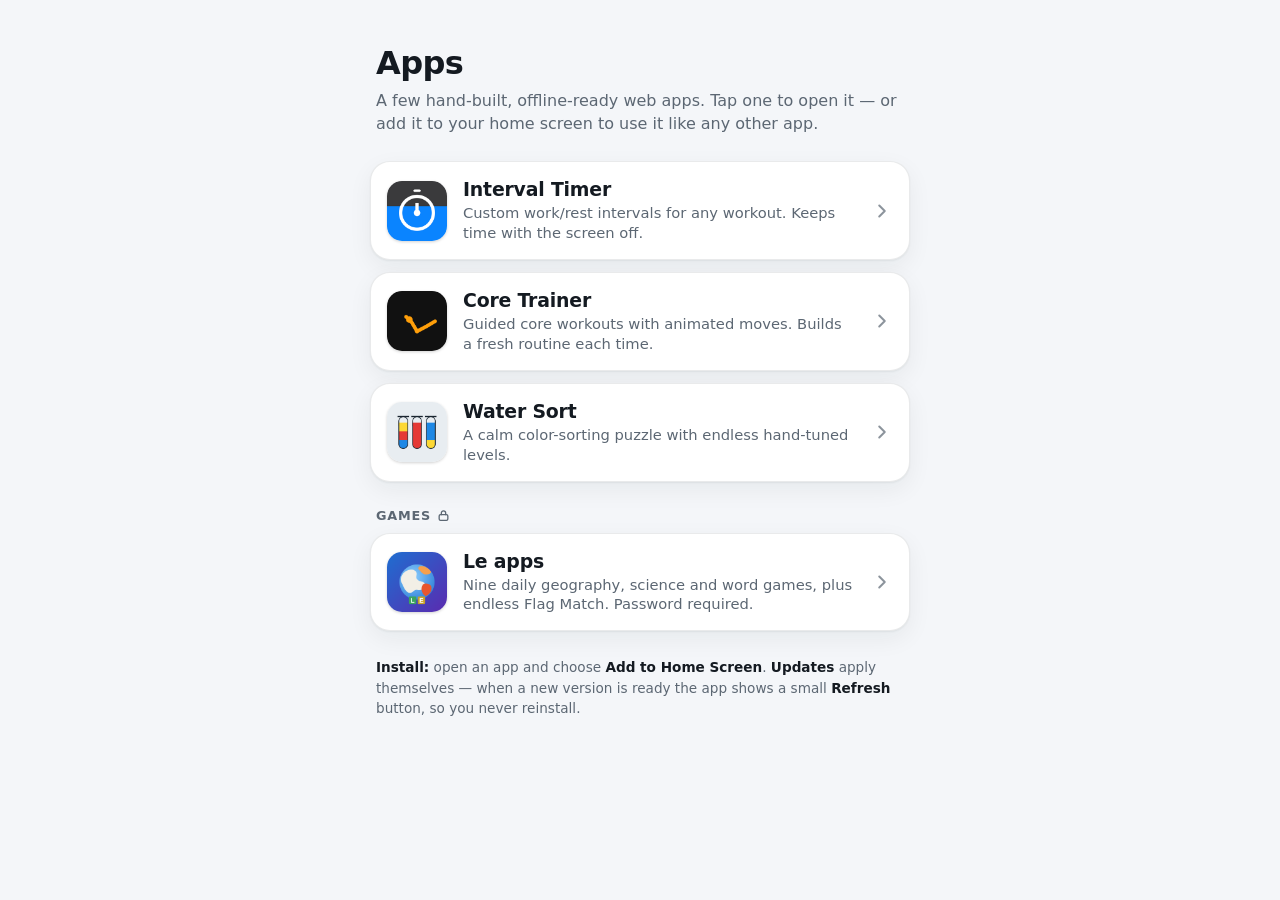
<file: index.html>
<!doctype html>
<html lang="en">
<head>
<meta charset="utf-8">
<meta name="viewport" content="width=device-width, initial-scale=1, viewport-fit=cover">
<title>Apps</title>
<meta name="description" content="A little home for a few hand-built web apps — tap one to open it, or add it to your home screen.">
<meta name="theme-color" content="#f4f6f9" media="(prefers-color-scheme: light)">
<meta name="theme-color" content="#0e1116" media="(prefers-color-scheme: dark)">
<link rel="manifest" href="manifest.webmanifest">
<link rel="icon" href="icon-192.png">
<link rel="apple-touch-icon" href="icon-192.png">
<meta name="apple-mobile-web-app-capable" content="yes">
<meta name="mobile-web-app-capable" content="yes">
<style>
:root {
  --bg: #f4f6f9;
  --card: #ffffff;
  --ink: #141a21;
  --soft: #5c6773;
  --edge: rgba(20,26,33,.09);
  --shadow: 0 1px 2px rgba(20,26,33,.06), 0 8px 24px rgba(20,26,33,.06);
  --press: rgba(20,26,33,.04);
  --accent: #0a84ff;
}
@media (prefers-color-scheme: dark) {
  :root {
    --bg: #0e1116;
    --card: #171c23;
    --ink: #e8edf2;
    --soft: #9aa6b2;
    --edge: rgba(232,237,242,.08);
    --shadow: 0 1px 2px rgba(0,0,0,.3), 0 10px 30px rgba(0,0,0,.35);
    --press: rgba(232,237,242,.05);
    --accent: #4aa3ff;
  }
}
* { box-sizing: border-box; }
html, body { margin: 0; }
body {
  background: var(--bg);
  color: var(--ink);
  font-family: system-ui, -apple-system, "Segoe UI", Roboto, "Helvetica Neue", sans-serif;
  -webkit-font-smoothing: antialiased;
  min-height: 100dvh;
  padding: calc(env(safe-area-inset-top, 0px) + 44px) 16px calc(env(safe-area-inset-bottom, 0px) + 40px);
}
.wrap { max-width: 540px; margin: 0 auto; }
header { margin: 0 6px 26px; }
h1 { margin: 0; font-size: 2rem; font-weight: 700; letter-spacing: -.02em; }
.sub { margin: 7px 0 0; color: var(--soft); font-size: 1rem; line-height: 1.45; }
.grid { display: flex; flex-direction: column; gap: 12px; }
a.app {
  display: flex; align-items: center; gap: 16px;
  background: var(--card); border: 1px solid var(--edge); border-radius: 20px;
  padding: 16px; text-decoration: none; color: inherit;
  box-shadow: var(--shadow);
  transition: transform .12s ease, background .12s ease;
}
a.app:active { transform: scale(.985); background: var(--press); }
a.app:focus-visible { outline: 2px solid var(--accent); outline-offset: 3px; }
.app img {
  width: 60px; height: 60px; border-radius: 15px; flex: none;
  box-shadow: 0 1px 3px rgba(0,0,0,.18);
}
.app .meta { flex: 1; min-width: 0; }
.app .name { font-size: 1.18rem; font-weight: 650; letter-spacing: -.01em; }
.app .desc { margin-top: 3px; color: var(--soft); font-size: .92rem; line-height: 1.35; }
.app .chev { flex: none; color: var(--soft); opacity: .7; }
.app .chev svg { display: block; width: 22px; height: 22px; }
.group-label {
  margin: 26px 6px 10px; font-size: .8rem; font-weight: 700; letter-spacing: .06em;
  text-transform: uppercase; color: var(--soft); display: flex; align-items: center; gap: 6px;
}
.group-label svg { width: 13px; height: 13px; }
.note {
  margin: 26px 6px 0; color: var(--soft); font-size: .85rem; line-height: 1.5;
}
.note b { color: var(--ink); font-weight: 600; }
</style>
</head>
<body>
<div class="wrap">
  <header>
    <h1>Apps</h1>
    <p class="sub">A few hand-built, offline-ready web apps. Tap one to open it — or add it to your home screen to use it like any other app.</p>
  </header>

  <div class="grid">
    <a class="app" href="./interval-timer/">
      <img src="interval-timer/icon-192.png" alt="" width="60" height="60">
      <div class="meta">
        <div class="name">Interval Timer</div>
        <div class="desc">Custom work/rest intervals for any workout. Keeps time with the screen off.</div>
      </div>
      <span class="chev"><svg viewBox="0 0 24 24" fill="none" stroke="currentColor" stroke-width="2.2" stroke-linecap="round" stroke-linejoin="round"><path d="m9 6 6 6-6 6"/></svg></span>
    </a>

    <a class="app" href="./core-trainer/">
      <img src="core-trainer/icon-192.png" alt="" width="60" height="60">
      <div class="meta">
        <div class="name">Core Trainer</div>
        <div class="desc">Guided core workouts with animated moves. Builds a fresh routine each time.</div>
      </div>
      <span class="chev"><svg viewBox="0 0 24 24" fill="none" stroke="currentColor" stroke-width="2.2" stroke-linecap="round" stroke-linejoin="round"><path d="m9 6 6 6-6 6"/></svg></span>
    </a>

    <a class="app" href="./water-sort/">
      <img src="water-sort/icon-192.png" alt="" width="60" height="60">
      <div class="meta">
        <div class="name">Water Sort</div>
        <div class="desc">A calm color-sorting puzzle with endless hand-tuned levels.</div>
      </div>
      <span class="chev"><svg viewBox="0 0 24 24" fill="none" stroke="currentColor" stroke-width="2.2" stroke-linecap="round" stroke-linejoin="round"><path d="m9 6 6 6-6 6"/></svg></span>
    </a>
  </div>

  <div class="group-label">Games
    <svg viewBox="0 0 24 24" fill="none" stroke="currentColor" stroke-width="2.4" stroke-linecap="round" stroke-linejoin="round"><rect x="4" y="10.5" width="16" height="10.5" rx="2.5"/><path d="M8 10.5V7.5a4 4 0 0 1 8 0v3"/></svg>
  </div>
  <div class="grid">
    <a class="app" href="./le/">
      <img src="le/icon-192.png" alt="" width="60" height="60">
      <div class="meta">
        <div class="name">Le apps</div>
        <div class="desc">Nine daily geography, science and word games, plus endless Flag Match. Password required.</div>
      </div>
      <span class="chev"><svg viewBox="0 0 24 24" fill="none" stroke="currentColor" stroke-width="2.2" stroke-linecap="round" stroke-linejoin="round"><path d="m9 6 6 6-6 6"/></svg></span>
    </a>
  </div>

  <p class="note">
    <b>Install:</b> open an app and choose <b>Add to Home Screen</b>. <b>Updates</b> apply themselves —
    when a new version is ready the app shows a small <b>Refresh</b> button, so you never reinstall.
  </p>
</div>
</body>
</html>
</file>
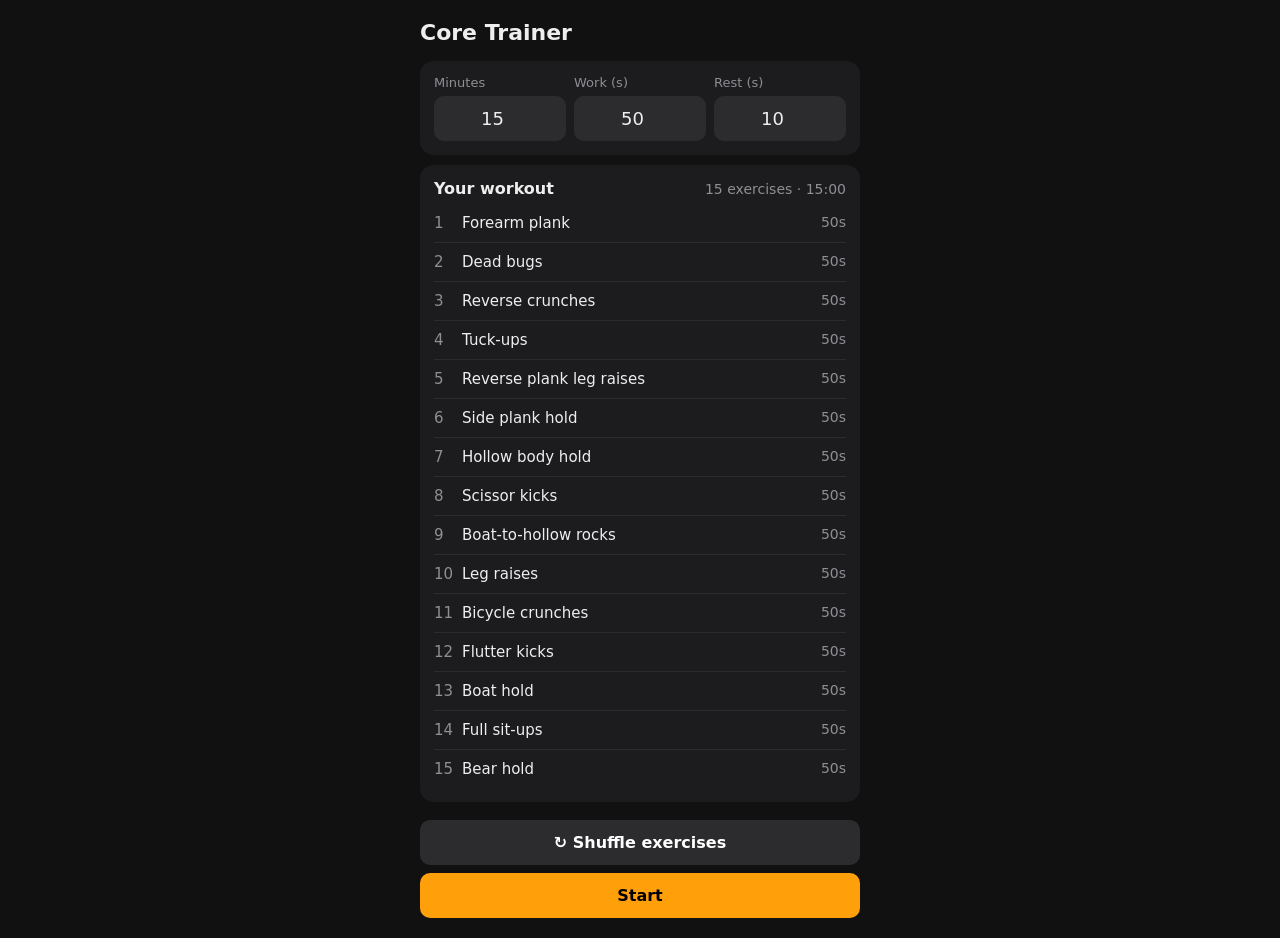
<file: core-trainer/index.html>
<!DOCTYPE html><html lang="en"><head><meta charset="UTF-8">
<meta name="viewport" content="width=device-width,initial-scale=1,maximum-scale=1"><meta name="theme-color" content="#111">
<meta name="apple-mobile-web-app-capable" content="yes"><meta name="mobile-web-app-capable" content="yes"><link rel="manifest" href="manifest.json">
<title>Core Trainer</title><link rel="icon" type="image/png" href="[data-uri]"><link rel="apple-touch-icon" href="[data-uri]">
<style>
*{box-sizing:border-box;margin:0;padding:0;font-family:-apple-system,system-ui,sans-serif}
body{background:#111;color:#eee;min-height:100vh;display:flex;justify-content:center}
.app{width:100%;max-width:480px;padding:20px}h1{font-size:22px;margin-bottom:16px;font-weight:600}
.card{background:#1c1c1e;border-radius:14px;padding:14px;margin-bottom:10px}
.grid{display:grid;grid-template-columns:1fr 1fr 1fr;gap:8px}
label{font-size:13px;color:#8e8e93;display:block;margin-bottom:6px}
input{background:#2c2c2e;border:none;color:#eee;border-radius:10px;padding:12px;font-size:18px;width:100%;text-align:center}
button{border:none;border-radius:10px;padding:13px 16px;font-size:16px;font-weight:600;cursor:pointer;color:#fff;background:#2c2c2e}
.pri{background:#ff9f0a;color:#000}.full{width:100%;margin-top:8px}.sub{color:#8e8e93;font-size:14px}
.ex{display:flex;justify-content:space-between;padding:10px 0;border-bottom:1px solid #2c2c2e;font-size:15px}.ex:last-child{border:none}
.ex span:first-child{color:#8e8e93;width:28px}.ex span:nth-child(2){flex:1}
.hidden{display:none!important}
#run{position:fixed;inset:0;display:flex;flex-direction:column;align-items:center;justify-content:center;background:#3a3a3c;overflow:hidden;padding:20px;text-align:center}
.bar{position:absolute;bottom:0;left:0;right:0;height:100%;z-index:0;transition:height .2s linear}#run>*:not(.bar){position:relative;z-index:1}
#rLabel{font-size:15px;letter-spacing:2px;text-transform:uppercase;opacity:.8}#rName{font-size:30px;font-weight:700;margin-top:4px}
#fig{width:100%;max-width:420px;height:auto;margin:10px 0}
#rTime{font-size:84px;font-weight:200;font-variant-numeric:tabular-nums;line-height:1}
#rInfo{font-size:16px;opacity:.8;margin-top:8px}#rNext{font-size:15px;opacity:.6;margin-top:4px}
.ctrl{display:flex;gap:12px;margin-top:28px}.ctrl button{background:rgba(255,255,255,.2);min-width:90px}
</style></head><body><div class="app">
<div id="setup"><h1>Core Trainer</h1>
<div class="card grid"><div><label>Minutes</label><input id="mins" type="number" min="1" value="15"></div>
<div><label>Work (s)</label><input id="work" type="number" min="5" value="50"></div>
<div><label>Rest (s)</label><input id="rest" type="number" min="0" value="10"></div></div>
<div class="card"><div style="display:flex;justify-content:space-between;align-items:center;margin-bottom:6px"><b>Your workout</b><span class="sub" id="sum"></span></div><div id="plan"></div></div>
<button class="full" onclick="gen()">↻ Shuffle exercises</button>
<button class="pri full" onclick="start()">Start</button></div>
<div id="run" class="hidden"><div class="bar" id="bar"></div><div id="rLabel"></div><div id="rName"></div>
<svg id="fig" viewBox="0 0 300 190"></svg><div id="rTime"></div><div id="rInfo"></div><div id="rNext"></div>
<div class="ctrl"><button id="pBtn" onclick="pause()">Pause</button><button onclick="skip()">Skip</button><button onclick="stop()">Stop</button></div></div>
</div>
<script src="bgtimer.js"></script>
<script>
const HP=[190,90,90,12,12],FP=[190,90,180,12,12];
// [name, poseA, poseB, seconds per cycle, alternating limbs]  pose=[torso,upperArm,forearm,thigh,shin] angles in deg
const EX=[["Hollow body rocks", [195, 195, 195, -20, -20], [212, 212, 212, -5, -5], 1.2], ["Hollow body hold", [195, 195, 195, -18, -18], [196, 196, 196, -17, -17], 3], ["V-ups", [182, 182, 182, -2, -2], [235, -60, -60, -55, -55], 1.6], ["Tuck-ups", [182, 182, 182, -2, -2], [235, -30, -30, -110, 0], 1.4], ["Dead bugs", [180, -90, -90, -90, 0], [180, 185, 185, -5, -5], 2, 3], ["Leg raises", [180, 180, 180, -90, -90], [180, 180, 180, -8, -8], 2.5], ["Reverse crunches", [180, 5, 5, -90, 0], [195, 5, 5, -140, -30], 1.6], ["Flutter kicks", [185, 10, 10, -22, -22], [185, 10, 10, -6, -6], 0.5, 1], ["Scissor kicks", [185, 10, 10, -35, -35], [185, 10, 10, -2, -2], 0.8, 1], ["Russian twists", [238, 20, -20, -35, 20], [230, 40, 90, -38, 18], 1.4], ["Forearm plank", [193, 90, 180, 13, 13], [193.5, 90, 180, 13.5, 13.5], 3], ["Body saw", [193, 65, 180, 13, 13], [193, 118, 180, 13, 13], 2, 0, null, "el"], ["Plank to pike", [206, 90, 90, 26, 26], [155, 115, 115, 85, 85], 1.8, 0, [180, 100, 100, 55, 55]], ["Mountain climbers", [206, 90, 90, 26, 26], [206, 90, 90, 185, 60], 0.6, 1, [206, 90, 90, 105, -20]], ["Cross-body mountain climbers", [206, 90, 90, 26, 26], [206, 90, 90, 175, 50], 0.7, 1, [206, 90, 90, 100, -15]], ["Side plank hip dips", [193, 270, 270, 13, 13], [201, 270, 270, 20, 20], 1.4], ["Side plank hold", [193, 270, 270, 13, 13], [193, 270, 270, 13, 13], 3], ["Hollow body flutters", [195, 195, 195, -25, -25], [195, 195, 195, -8, -8], 0.5, 1], ["Boat hold", [235, -30, -30, -50, -50], [234, -29, -29, -51, -51], 3], ["Seated in-and-outs", [230, 60, 60, -25, -25], [255, 60, 60, -80, 40], 1.2], ["Toe touches", [182, -80, -80, -90, -90], [212, -50, -50, -90, -90], 1.3], ["Plank leg lifts", [206, 90, 90, 26, 26], [206, 90, 90, 5, 5], 1.4, 2], ["Bear hold", [180, 90, 90, 95, 40], [180, 90, 90, 100, 38], 3], ["Full sit-ups", [180, 200, 200, -45, 45], [275, 10, 10, -45, 45], 1.6], ["Bicycle crunches", [198, -120, 117, -70, 15], [193, -120, 117, -15, -15], 1.2, 1], ["Reverse plank leg raises", [206, 90, 90, 26, 26], [206, 90, 90, -5, -5], 1.4, 2], ["Reverse plank hold", [193, 90, 90, 13, 13], [193.5, 90, 90, 13.5, 13.5], 3],["Superman holds", [188, 188, 188, -6, -6], [192, 192, 192, -12, -12], 2.2], ["Boat-to-hollow rocks", [235, -30, -30, -50, -50], [195, 195, 195, -18, -18], 1.8], ["Penguins (ankle touches)", [188, 15, 15, -62, 118], [188, 45, 55, -62, 118], 0.9, 1]];
const COL=['#ff9f0a','#0a84ff','#30d158','#bf5af2','#ff375f','#64d2ff','#ffd60a'],REST='#636366';
// Exercises done face-down (prone). Eyes are drawn toward the floor for these and
// toward the sky for everything else, so prone/supine look-alikes read apart.
const PRONE=new Set(['Forearm plank','Body saw','Plank to pike','Mountain climbers','Cross-body mountain climbers','Plank leg lifts','Bear hold','Superman holds']);
// Front-on views (body turned toward the viewer) get two eyes + a mouth; every other
// exercise is drawn side-on and gets a profile face (one eye + a mouth).
const FRONT=new Set([]);
const $=id=>document.getElementById(id),fmt=s=>Math.floor(s/60)+':'+String(s%60).padStart(2,'0');
let plan=[],timer=null,audio=null,wl=null,raf=null,dispIv=null,lastIdx=-1,curPhase=null,curCx=0,animAt=0;
const cfg=JSON.parse(localStorage.getItem('corecfg')||'{"m":15,"w":50,"r":10}');$('mins').value=cfg.m;$('work').value=cfg.w;$('rest').value=cfg.r;
function vals(){const m=Math.max(1,+$('mins').value||1),w=Math.max(5,+$('work').value||5),r=Math.max(0,+$('rest').value||0);
localStorage.setItem('corecfg',JSON.stringify({m,w,r}));return{m,w,r,n:Math.max(1,Math.floor(m*60/(w+r)))}}
function shuffle(a){a=a.slice();for(let i=a.length-1;i>0;i--){const j=Math.random()*(i+1)|0;[a[i],a[j]]=[a[j],a[i]]}return a}
function gen(){const v=vals();plan=[];while(plan.length<v.n){let s=shuffle(EX.map((_,i)=>i));if(plan.length&&s[0]===plan[plan.length-1])s.push(s.shift());plan.push(...s)}
plan=plan.slice(0,v.n);
(function(){var fp=EX.findIndex(function(e){return e[0]==='Forearm plank'});if(fp<0)return;var j=plan.indexOf(fp);if(j>0){var t=plan[0];plan[0]=plan[j];plan[j]=t}else if(j<0){plan[0]=fp}if(plan.length>1&&plan[1]===fp){for(var k=2;k<plan.length;k++){if(plan[k]!==fp){var u=plan[1];plan[1]=plan[k];plan[k]=u;break}}}})();
$('sum').textContent=v.n+' exercises · '+fmt(v.n*(v.w+v.r));
$('plan').innerHTML=plan.map((e,i)=>`<div class="ex"><span>${i+1}</span><span>${EX[e][0]}</span><span class="sub">${v.w}s</span></div>`).join('')}
['mins','work','rest'].forEach(id=>$(id).addEventListener('change',gen));
// ---- figure ----
const LEN={tor:46,ua:25,fa:24,th:33,sh:31},rad=d=>d*Math.PI/180;
const lerpA=(a,b,p)=>a+(((b-a)%360+540)%360-180)*p;
const mix=(A,B,p)=>A.map((a,i)=>lerpA(a,B[i],p));
const go=(p,ang,l)=>[p[0]+l*Math.cos(rad(ang)),p[1]+l*Math.sin(rad(ang))];
function limbs(P){const hip=[0,0],sh=go(hip,P[0],LEN.tor),el=go(sh,P[1],LEN.ua),ha=go(el,P[2],LEN.fa),kn=go(hip,P[3],LEN.th),ft=go(kn,P[4],LEN.sh),hd=go(sh,P[0],15);return{hip,sh,el,ha,kn,ft,hd}}
function path(e,p){return e[5]?(p<.5?mix(e[1],e[5],p*2):mix(e[5],e[2],p*2-1)):mix(e[1],e[2],p)}
function pose(e,p){
  if(e[4]===3){var ar=path(e,p),lr=path(e,1-p),nn=ar.slice(),ff=lr.slice();nn[3]=lr[3];nn[4]=lr[4];ff[3]=ar[3];ff[4]=ar[4];ff[0]=nn[0];return{n:limbs(nn),f:limbs(ff)}}
  const n=path(e,p),f=e[4]===1?path(e,1-p):e[4]===2?path(e,0):n.slice();f[0]=n[0];return{n:limbs(n),f:limbs(f)}}
function ext(e){let x0=1e9,x1=-1e9;[0,1].forEach(p=>{const q=pose(e,p);[q.n,q.f].forEach(L=>Object.values(L).forEach(([x])=>{x0=Math.min(x0,x);x1=Math.max(x1,x)}))});return (x0+x1)/2}
const ln=(a,b,w,c)=>`<line x1="${a[0].toFixed(1)}" y1="${a[1].toFixed(1)}" x2="${b[0].toFixed(1)}" y2="${b[1].toFixed(1)}" stroke="${c}" stroke-width="${w}" stroke-linecap="round"/>`;
function drawFig(e,p,cx){const q=pose(e,p),G=168;let my=-1e9;[q.n,q.f].forEach(L=>Object.entries(L).forEach(([k,[,y]])=>{my=Math.max(my,y+(k==='hd'?11:(k==='hip'||k==='sh')?10:5))}));
let dx=150-cx;if(e[6]){const q0=pose(e,0);dx+=q0.n[e[6]][0]-q.n[e[6]][0]}const dy=G-my,T=L=>{const o={};for(const k in L)o[k]=[L[k][0]+dx,L[k][1]+dy];return o},N=T(q.n),F=T(q.f);
const far='rgba(255,255,255,.45)',skin='#fff',sh='rgba(0,0,0,.18)';const sx=(N.hip[0]+N.sh[0])/2;
let s=`<ellipse cx="${sx}" cy="${G+6}" rx="70" ry="5" fill="${sh}"/><line x1="10" y1="${G+5}" x2="290" y2="${G+5}" stroke="rgba(255,255,255,.25)" stroke-width="2"/>`;
s+=ln(F.hip,F.kn,13,far)+ln(F.kn,F.ft,10,far)+`<circle cx="${F.ft[0]}" cy="${F.ft[1]}" r="5" fill="${far}"/>`;
s+=ln(F.sh,F.el,10,far)+ln(F.el,F.ha,8,far)+`<circle cx="${F.ha[0]}" cy="${F.ha[1]}" r="4.5" fill="${far}"/>`;
s+=ln(N.hip,N.sh,20,skin)+`<circle cx="${N.hip[0]}" cy="${N.hip[1]}" r="10" fill="${skin}"/>`+`<circle cx="${N.hd[0]}" cy="${N.hd[1]}" r="11" fill="${skin}"/>`;
s+=ln(N.hip,N.kn,14,skin)+ln(N.kn,N.ft,11,skin)+`<circle cx="${N.ft[0]}" cy="${N.ft[1]}" r="5.5" fill="${skin}"/>`;
s+=ln(N.sh,N.el,11,skin)+ln(N.el,N.ha,9,skin)+`<circle cx="${N.ha[0]}" cy="${N.ha[1]}" r="5" fill="${skin}"/>`;
const hd=N.hd;
var ax=hd[0]-N.sh[0],ay=hd[1]-N.sh[1],al=Math.hypot(ax,ay)||1;ax/=al;ay/=al;
var fy=PRONE.has(e[0])?1:-1,px=-ay,py=ax;if((py<0?-1:1)!==fy){px=-px;py=-py;}
var fP=(u,v)=>[(hd[0]+ax*u+px*v).toFixed(1),(hd[1]+ay*u+py*v).toFixed(1)];
if(FRONT.has(e[0])){
var e1=fP(1.6,3),e2=fP(-1.6,3),ma=fP(2,5.5),mb=fP(-2,5.5);
s+=`<circle cx="${e1[0]}" cy="${e1[1]}" r="1.7" fill="#111"/><circle cx="${e2[0]}" cy="${e2[1]}" r="1.7" fill="#111"/><line x1="${ma[0]}" y1="${ma[1]}" x2="${mb[0]}" y2="${mb[1]}" stroke="#111" stroke-width="1.3" stroke-linecap="round"/>`;
}else{
var eye=fP(3,2.5),mc1=fP(-2.5,3.8),mc2=fP(1,4.6);
s+=`<circle cx="${eye[0]}" cy="${eye[1]}" r="1.8" fill="#111"/><line x1="${mc1[0]}" y1="${mc1[1]}" x2="${mc2[0]}" y2="${mc2[1]}" stroke="#111" stroke-width="1.3" stroke-linecap="round"/>`;
}
$('fig').innerHTML=s}
// ---- timer (background-reliable: wall-clock state + pre-scheduled audio via bgtimer.js) ----
function say(t){try{speechSynthesis.cancel();speechSynthesis.speak(new SpeechSynthesisUtterance(t));speechSynthesis.resume()}catch(e){}}
function buildPhases(v){var ph=[];for(var i=0;i<plan.length;i++){ph.push({name:EX[plan[i]][0],sec:v.w,kind:'work',ex:plan[i],num:i});if(i<plan.length-1&&v.r>0)ph.push({name:'Rest',sec:v.r,kind:'rest',ex:plan[i+1],num:i})}return ph}
function requestWake(){try{navigator.wakeLock&&navigator.wakeLock.request('screen').then(function(s){wl=s},function(){})}catch(e){}}
function releaseWake(){try{wl&&wl.release&&wl.release()}catch(e){}wl=null}
function startDisplay(){stopDisplay();dispIv=setInterval(render,120)}
function stopDisplay(){if(dispIv)clearInterval(dispIv);dispIv=null}
function anim(){if(timer&&!timer.done&&curPhase){const e=EX[curPhase.ex];if(!timer.paused&&curPhase.kind!=='rest')animAt+=1/60;const p=(1-Math.cos(2*Math.PI*animAt/e[3]))/2;drawFig(e,curPhase.kind==='rest'?0:p,curCx)}raf=requestAnimationFrame(anim)}
function show(r){$('setup').classList.toggle('hidden',r);$('run').classList.toggle('hidden',!r)}
function start(){const v=vals();if(!plan.length)gen();
  audio=audio||BGTimer.createAudio({title:'Core Trainer'});audio.ensure();audio.keepAlive();
  try{speechSynthesis.speak(new SpeechSynthesisUtterance(''))}catch(e){}
  timer=BGTimer(buildPhases(v),{countdown:3});timer.start();lastIdx=-1;curPhase=null;
  show(true);requestWake();audio.schedule(timer.cues(Date.now()));
  startDisplay();render();if(!raf)anim()}
function render(){
  if(!timer)return;
  const s=timer.state();
  if(s.done)return finishUI();
  const ph=s.phase,bar=$('bar');curPhase=ph;
  if(s.index!==lastIdx){lastIdx=s.index;curCx=ext(EX[ph.ex]);animAt=0;
    say(ph.kind==='rest'?('Rest. Next, '+EX[ph.ex][0]):ph.name);
    bar.style.transition='none';bar.style.height='100%';bar.offsetHeight;bar.style.transition='';
    bar.style.background=ph.kind==='rest'?REST:COL[ph.num%COL.length]}
  $('rLabel').textContent=ph.kind==='rest'?'Rest · up next':'Exercise '+(ph.num+1)+' of '+plan.length;
  $('rName').textContent=EX[ph.ex][0];
  $('rTime').textContent=fmt(Math.max(0,s.left));
  const remain=plan.length-ph.num-1;
  $('rInfo').textContent=ph.kind==='rest'?'':(remain?remain+' to go':'Last one!');
  $('rNext').textContent=(ph.kind==='work'&&remain)?'Next: '+EX[plan[ph.num+1]][0]:'';
  bar.style.height=Math.max(0,s.frac*100)+'%'}
function finishUI(){stopDisplay();
  if(!timer.finished){timer.finished=true;say('Workout complete. Nice work.')}
  timer.done=true;releaseWake();if(audio&&audio.release)audio.release();curPhase=null;
  $('rLabel').textContent='';$('rName').textContent='Done!';$('rTime').textContent='💪';$('rInfo').textContent=plan.length+' exercises';$('rNext').textContent='';$('fig').innerHTML='';
  const b=$('bar');b.style.transition='none';b.style.height='100%';b.style.background='#30d158'}
function pause(){if(!timer||timer.done)return;timer.togglePause();
  if(timer.paused){audio.clear();audio.release&&audio.release()}else{audio.keepAlive();audio.schedule(timer.cues(Date.now()))}
  $('pBtn').textContent=timer.paused?'Resume':'Pause';render()}
function skip(){if(!timer||timer.done)return;
  if(timer.paused){timer.resume();$('pBtn').textContent='Pause'}
  timer.skip();lastIdx=-1;audio.schedule(timer.cues(Date.now()));render()}
function stop(){if(timer)timer.done=true;stopDisplay();if(audio){audio.clear();audio.release&&audio.release()}try{speechSynthesis.cancel()}catch(e){}releaseWake();$('pBtn').textContent='Pause';timer=null;curPhase=null;show(false);gen()}
document.addEventListener('visibilitychange',function(){
  if(document.visibilityState!=='visible')return;
  if(!timer||timer.done)return;
  if($('run').classList.contains('hidden'))return;
  requestWake();if(audio){audio.ensure();audio.keepAlive();if(!timer.paused)audio.schedule(timer.cues(Date.now()))}render()});
gen();
</script>
<script src="update.js"></script>
</body></html>
</file>
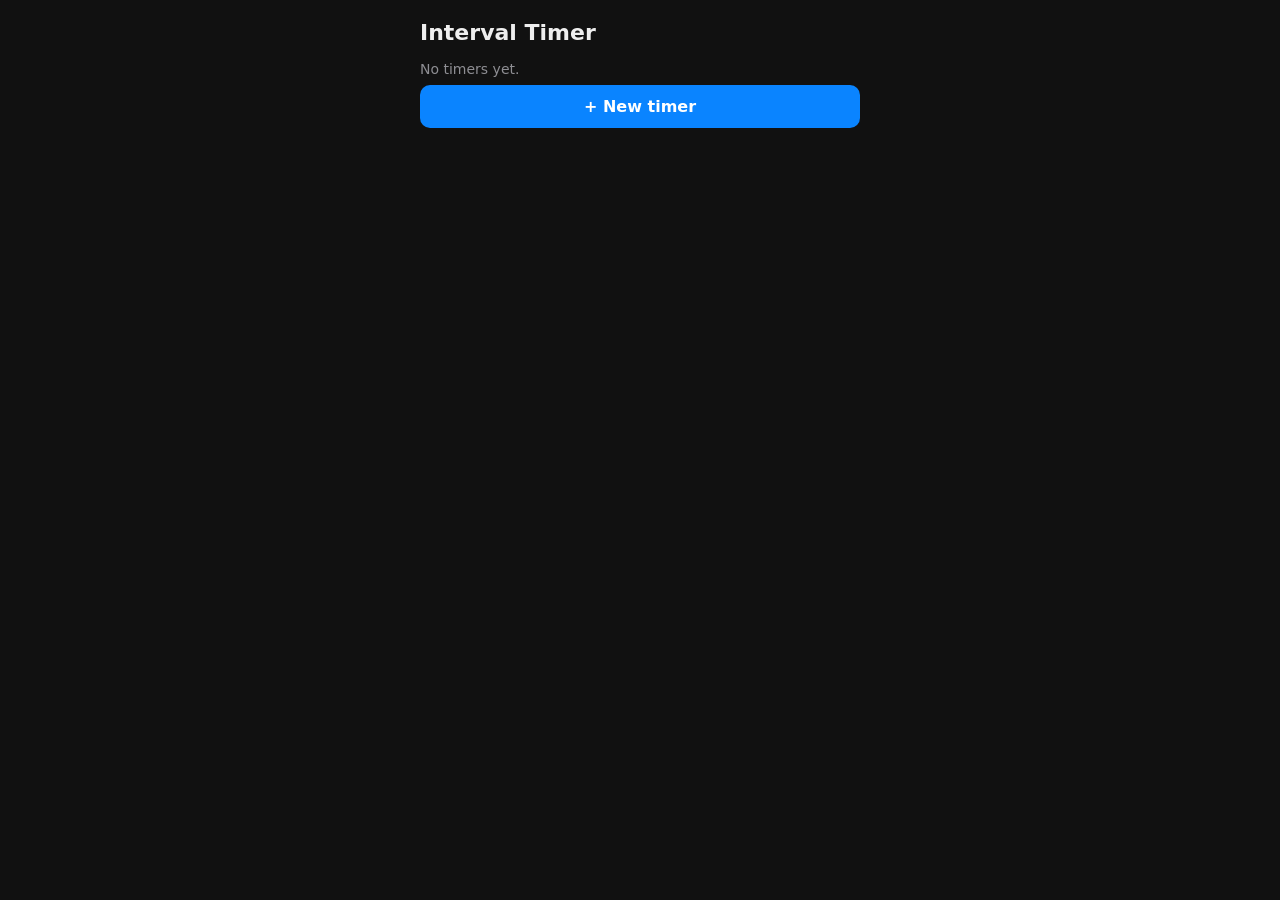
<file: interval-timer/index.html>
<!DOCTYPE html>
<html lang="en"><head><meta charset="UTF-8">
<meta name="viewport" content="width=device-width,initial-scale=1,maximum-scale=1">
<meta name="apple-mobile-web-app-capable" content="yes"><meta name="theme-color" content="#111">
<title>Interval Timer</title><link rel="manifest" href="manifest.json"><link rel="icon" href="icon-192.png"><link rel="apple-touch-icon" href="apple-touch-icon.png">
<style>
*{box-sizing:border-box;margin:0;padding:0;font-family:-apple-system,system-ui,sans-serif}
body{background:#111;color:#eee;min-height:100vh;display:flex;justify-content:center}
.app{width:100%;max-width:480px;padding:20px}
h1{font-size:22px;margin-bottom:16px;font-weight:600}
.card{background:#1c1c1e;border-radius:14px;padding:14px;margin-bottom:10px}
.row{display:flex;gap:8px;align-items:center}
input{background:#2c2c2e;border:none;color:#eee;border-radius:10px;padding:12px;font-size:16px;width:100%}
input.num{width:80px;text-align:center}
button{border:none;border-radius:10px;padding:12px 16px;font-size:16px;font-weight:600;cursor:pointer;color:#fff;background:#2c2c2e}
.pri{background:#0a84ff}.go{background:#30d158;color:#000}.del{background:transparent;color:#ff453a;padding:8px}
.full{width:100%;margin-top:8px}
.t-item{display:flex;justify-content:space-between;align-items:center}
.t-item .info{cursor:pointer;flex:1}.sub{color:#8e8e93;font-size:14px;margin-top:4px}
label{font-size:13px;color:#8e8e93;display:block;margin:12px 0 6px}
.hidden{display:none!important}
#run{position:fixed;inset:0;display:flex;flex-direction:column;align-items:center;justify-content:center;background:#3a3a3c;overflow:hidden;padding:20px;text-align:center}
#rName{font-size:36px;font-weight:700}#rTime{font-size:110px;font-weight:200;font-variant-numeric:tabular-nums;margin:10px 0}
#rInfo{font-size:18px;opacity:.8}#rNext{font-size:16px;opacity:.6;margin-top:8px}
.ctrl{display:flex;gap:12px;margin-top:40px}.ctrl button{background:rgba(255,255,255,.2);min-width:90px}
.bar{position:absolute;bottom:0;left:0;right:0;height:100%;z-index:0;transition:height .2s linear}#run>*:not(.bar){position:relative;z-index:1}
.cb{width:20px;height:20px;flex:0 0 auto;accent-color:#0a84ff}
.blk{align-items:center}
.grp{border:1px solid #3a3a3c;border-left:3px solid #ff9f0a;border-radius:12px;padding:8px;margin-bottom:10px;background:#161618}
.grp-h{display:flex;align-items:center;gap:8px}
.grp-t{font-size:13px;color:#8e8e93}.grp-x{color:#8e8e93}.grp-sp{flex:1}
.grp .num.rep{width:60px}
.grp-in{margin-top:8px;display:flex;flex-direction:column;gap:8px}
.grp-in .card{margin-bottom:0}
button.lk{background:transparent;color:#0a84ff;padding:8px;font-size:14px}
#grpBtn:disabled{opacity:.4}
.st{white-space:nowrap;overflow:hidden;text-overflow:ellipsis}
</style></head><body><div class="app">

<div id="list"><h1>Interval Timer</h1><div id="timers"></div>
<button class="pri full" onclick="edit(null)">+ New timer</button></div>

<div id="editor" class="hidden"><h1 id="edTitle">New timer</h1>
<label>Timer name</label><input id="tName" placeholder="e.g. Tabata">
<label>Blocks (name · seconds)</label><div id="blocks"></div>
<div class="row" style="gap:8px;margin-top:8px"><button style="flex:1" onclick="addBlock()">+ Add block</button><button class="pri" id="grpBtn" style="flex:1" onclick="groupSelected()">↻ Repeat selected</button></div>
<div class="sub" style="margin-top:8px">Tick blocks that sit next to each other, then “Repeat selected” to loop them (e.g. 20s on + 10s off ×8). The field below repeats the whole thing.</div>
<label>Repetitions of the whole set</label><input id="reps" class="num" type="number" min="1" value="8">
<button class="pri full" onclick="save()">Save</button>
<button class="full" onclick="toList()">Cancel</button></div>

<div id="run" class="hidden"><div id="rName"></div><div id="rTime"></div><div id="rInfo"></div><div id="rNext"></div>
<div class="ctrl"><button id="pBtn" onclick="pause()">Pause</button><button onclick="skip()">Skip</button><button onclick="stop()">Stop</button></div>
<div class="bar" id="bar"></div></div>

</div>
<script src="bgtimer.js"></script>
<script>
const colors=['#0a84ff','#30d158','#ff9f0a','#bf5af2','#ff375f','#64d2ff'];
let timers=JSON.parse(localStorage.getItem('itimers')||'[]'),editIdx=null,timer=null,audio=null,wl=null,dispIv=null,lastIdx=-1;
const $=id=>document.getElementById(id);
const fmt=s=>Math.floor(s/60)+':'+String(s%60).padStart(2,'0');
function show(v){['list','editor','run'].forEach(x=>$(x).classList.toggle('hidden',x!==v));if(v!=='list'&&!(history.state&&history.state.sub))history.pushState({sub:1},'')}
function halt(){stopDisplay();if(audio){audio.clear();audio.release&&audio.release()}try{speechSynthesis.cancel()}catch(e){}releaseWake();$('pBtn').textContent='Pause';timer=null}
function toList(){if(history.state&&history.state.sub)history.back();else{halt();show('list')}}
window.addEventListener('popstate',()=>{halt();show('list')});
function persist(){localStorage.setItem('itimers',JSON.stringify(timers))}
function renderList(){$('timers').innerHTML=timers.length?'':'<div class="sub">No timers yet.</div>';
timers.forEach((t,i)=>{migrate(t);const tot=totalOf(t);
const d=document.createElement('div');d.className='card t-item';
d.innerHTML=`<div class="info" onclick="edit(${i})"><b>${esc(t.name)}</b><div class="sub st">${structOf(t)} · ${fmt(tot)}</div></div>
<button class="go" onclick="start(${i})">▶</button><button class="del" onclick="delT(${i})">✕</button>`;$('timers').appendChild(d)})}
function esc(s){return s.replace(/[&<>"]/g,c=>({'&':'&amp;','<':'&lt;','>':'&gt;','"':'&quot;'}[c]))}
function delT(i){if(confirm('Delete "'+timers[i].name+'"?')){timers.splice(i,1);persist();renderList()}}
let curItems=[],sel=new Set(),nid=1;
const uid=()=>nid++;
function mkBlock(n,s){return{id:uid(),t:'b',name:n||'Block',sec:s||30}}
function cloneItems(a){return (a||[]).map(it=>it.t==='g'?{id:uid(),t:'g',reps:it.reps,items:cloneItems(it.items)}:{id:uid(),t:'b',name:it.name,sec:it.sec})}
function migrate(t){if(!t.items)t.items=(t.blocks||[]).map(b=>({t:'b',name:b.name,sec:b.sec}));return t}
function walk(list,cb){for(const it of list){cb(it,list);if(it.t==='g')walk(it.items,cb)}}
function findNode(id){let f=null;walk(curItems,it=>{if(it.id==id)f=it});return f}
function findList(id){let f=null;walk(curItems,(it,l)=>{if(it.id==id)f=l});return f}
function dur(a){let s=0;for(const it of a)s+=it.t==='g'?it.reps*dur(it.items):it.sec;return s}
function totalOf(t){return dur(t.items||[])*(t.reps||1)}
function nodeLabel(n){return n.t==='g'?'('+n.items.map(nodeLabel).join(', ')+')×'+n.reps:esc(n.name)}
function structOf(t){const s=(t.items||[]).map(nodeLabel).join(', ');return (t.reps>1?s+'  ×'+t.reps+' sets':s)||'empty'}
function flatCount(a){let n=0;for(const it of a)n+=it.t==='g'?flatCount(it.items):1;return n}
function strip(a){return a.map(it=>it.t==='g'?{t:'g',reps:Math.max(1,parseInt(it.reps)||1),items:strip(it.items)}:{t:'b',name:(it.name||'').trim()||'Block',sec:Math.max(1,parseInt(it.sec)||1)}).filter(it=>it.t==='b'||it.items.length)}
function addBlock(){curItems.push(mkBlock('Block',30));renderEditor()}
function delNode(id){const l=findList(id);if(!l)return;const i=l.findIndex(n=>n.id==id);if(i>=0)l.splice(i,1);sel.delete(+id);renderEditor()}
function ungroup(id){const l=findList(id);const i=l.findIndex(n=>n.id==id);const g=l[i];if(g&&g.t==='g')l.splice(i,1,...g.items);renderEditor()}
function groupSelected(){const ids=[...sel];if(!ids.length)return;const lists=ids.map(findList);const l=lists[0];if(!l||lists.some(x=>x!==l))return alert('Pick blocks at the same level (not mixed in and out of a group).');const idx=ids.map(id=>l.findIndex(n=>n.id==id)).sort((a,b)=>a-b);for(let k=1;k<idx.length;k++)if(idx[k]!==idx[k-1]+1)return alert('Pick blocks that sit next to each other.');const taken=l.splice(idx[0],idx.length);l.splice(idx[0],0,{id:uid(),t:'g',reps:8,items:taken});sel.clear();renderEditor()}
function updateGroupBtn(){const b=$('grpBtn');if(b)b.disabled=sel.size<1}
function renderItems(list,host){list.forEach(it=>{if(it.t==='g'){const g=document.createElement('div');g.className='grp';g.innerHTML=`<div class="grp-h"><input type="checkbox" class="cb" data-id="${it.id}" ${sel.has(it.id)?'checked':''}><span class="grp-t">repeat</span><input class="num rep" type="number" min="1" value="${it.reps}" data-id="${it.id}"><span class="grp-x">×</span><span class="grp-sp"></span><button class="lk ung" data-id="${it.id}">ungroup</button><button class="del" data-act="del" data-id="${it.id}">✕</button></div>`;const inner=document.createElement('div');inner.className='grp-in';g.appendChild(inner);renderItems(it.items,inner);host.appendChild(g)}else{const r=document.createElement('div');r.className='row card blk';r.innerHTML=`<input type="checkbox" class="cb" data-id="${it.id}" ${sel.has(it.id)?'checked':''}><input class="bn" value="${esc(it.name)}" placeholder="Block name" data-id="${it.id}"><input class="num bs" type="number" min="1" value="${it.sec}" data-id="${it.id}"><button class="del" data-act="del" data-id="${it.id}">✕</button>`;host.appendChild(r)}})}
function renderEditor(){const h=$('blocks');h.innerHTML='';renderItems(curItems,h);updateGroupBtn()}
function edit(i){editIdx=i;const t=i===null?{name:'',items:[mkBlock('Work',60),mkBlock('Rest',20)],reps:8}:migrate(timers[i]);
$('edTitle').textContent=i===null?'New timer':'Edit timer';$('tName').value=t.name;$('reps').value=t.reps;
curItems=i===null?t.items:cloneItems(t.items);sel.clear();renderEditor();show('editor')}
function save(){if(!flatCount(curItems))return alert('Add at least one block');
const t={name:$('tName').value.trim()||'Untitled',items:strip(curItems),reps:Math.max(1,parseInt($('reps').value)||1)};
editIdx===null?timers.push(t):timers[editIdx]=t;persist();renderList();toList()}
function say(txt){try{speechSynthesis.cancel();const u=new SpeechSynthesisUtterance(txt);u.rate=1;speechSynthesis.speak(u);speechSynthesis.resume()}catch(e){}}
function buildPhases(t){t=migrate(t);var ph=[],cid=0,map=new Map();
(function assign(a){for(const it of a){if(it.t==='g')assign(it.items);else map.set(it,cid++)}})(t.items);
function exp(a,rep){for(const it of a){if(it.t==='g'){for(var k=0;k<it.reps;k++)exp(it.items,rep)}else ph.push({name:it.name,sec:it.sec,bi:map.get(it),rep:rep})}}
for(var r=0;r<t.reps;r++)exp(t.items,r);
return ph}
function requestWake(){try{navigator.wakeLock&&navigator.wakeLock.request('screen').then(function(s){wl=s},function(){})}catch(e){}}
function releaseWake(){try{wl&&wl.release&&wl.release()}catch(e){}wl=null}
function startDisplay(){stopDisplay();dispIv=setInterval(render,120)}
function stopDisplay(){if(dispIv)clearInterval(dispIv);dispIv=null}
function start(i){const t=timers[i];
  audio=audio||BGTimer.createAudio({title:t.name||'Interval Timer'});audio.ensure();audio.keepAlive();
  try{speechSynthesis.speak(new SpeechSynthesisUtterance(''))}catch(e){}
  timer=BGTimer(buildPhases(t),{countdown:3});timer.meta={name:t.name,reps:t.reps};timer.start();
  lastIdx=-1;show('run');requestWake();
  audio.schedule(timer.cues(Date.now()));
  startDisplay();render()}
function render(){
  if(!timer)return;
  const s=timer.state();
  if(s.done)return finishUI();
  const ph=s.phase,bar=$('bar');
  if(s.index!==lastIdx){lastIdx=s.index;
    say(ph.name);
    bar.style.background=colors[ph.bi%colors.length];
    bar.style.transition='none';bar.style.height='100%';bar.offsetHeight;bar.style.transition=''}
  $('rName').textContent=ph.name;
  $('rTime').textContent=fmt(Math.max(0,s.left));
  $('rInfo').textContent='Round '+(ph.rep+1)+' of '+timer.meta.reps;
  const last=s.index===timer.phases.length-1;
  $('rNext').textContent=last?'Last block':'Next: '+timer.phases[s.index+1].name;
  bar.style.height=Math.max(0,s.frac*100)+'%'}
function finishUI(){
  stopDisplay();
  if(!timer.finished){timer.finished=true;say('Workout complete')}
  timer.done=true;releaseWake();if(audio&&audio.release)audio.release();
  $('rName').textContent='Done!';$('rTime').textContent='0:00';$('rInfo').textContent=timer.meta.name;$('rNext').textContent='';
  const bar=$('bar');bar.style.transition='none';bar.style.height='100%';bar.style.background='#30d158'}
function pause(){if(!timer||timer.done)return;timer.togglePause();
  if(timer.paused){audio.clear();audio.release&&audio.release()}else{audio.keepAlive();audio.schedule(timer.cues(Date.now()))}
  $('pBtn').textContent=timer.paused?'Resume':'Pause';render()}
function skip(){if(!timer||timer.done)return;
  if(timer.paused){timer.resume();$('pBtn').textContent='Pause'}
  timer.skip();lastIdx=-1;audio.schedule(timer.cues(Date.now()));render()}
function stop(){toList()}
document.addEventListener('visibilitychange',function(){
  if(document.visibilityState!=='visible')return;
  if(!timer||timer.done)return;
  if($('run').classList.contains('hidden'))return;
  requestWake();
  if(audio){audio.ensure();audio.keepAlive();if(!timer.paused)audio.schedule(timer.cues(Date.now()))}
  render()});
(function(){const h=$('blocks');
h.addEventListener('input',e=>{const t=e.target,id=t.dataset.id;if(!id)return;const n=findNode(id);if(!n)return;if(t.classList.contains('bn'))n.name=t.value;else if(t.classList.contains('bs'))n.sec=Math.max(1,parseInt(t.value)||1);else if(t.classList.contains('rep'))n.reps=Math.max(1,parseInt(t.value)||1)});
h.addEventListener('change',e=>{if(e.target.classList.contains('cb')){const id=+e.target.dataset.id;e.target.checked?sel.add(id):sel.delete(id);updateGroupBtn()}});
h.addEventListener('click',e=>{const b=e.target.closest('button');if(!b||!h.contains(b))return;const id=b.dataset.id;if(b.dataset.act==='del')delNode(id);else if(b.classList.contains('ung'))ungroup(id)});
})();
renderList();
</script>
<script src="update.js"></script>
</body></html>
</file>
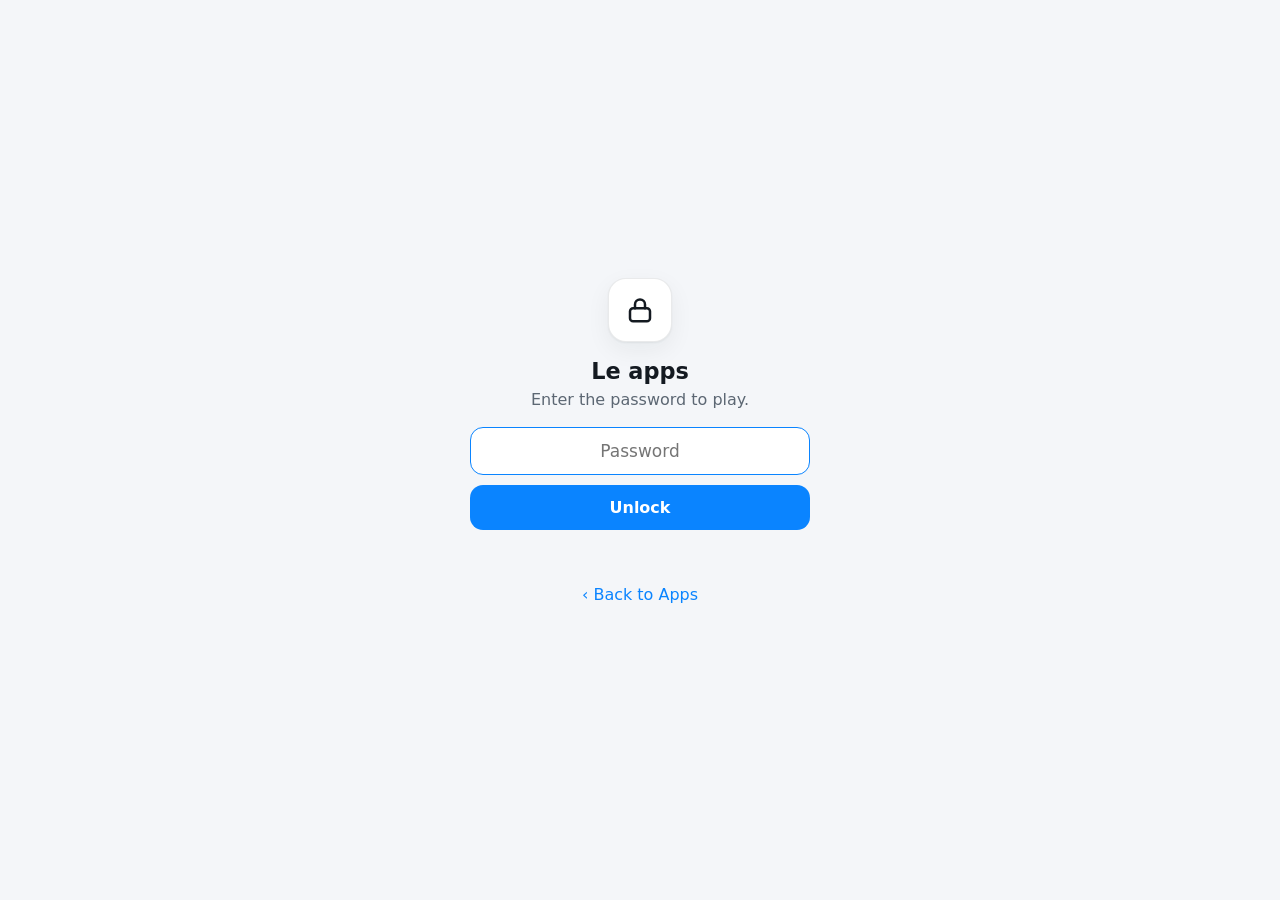
<file: le/index.html>
<!doctype html>
<html lang="en">
<head>
<meta charset="utf-8">
<meta name="viewport" content="width=device-width, initial-scale=1, viewport-fit=cover">
<title>Le apps</title>
<meta name="robots" content="noindex">
<meta name="theme-color" content="#f4f6f9" media="(prefers-color-scheme: light)">
<meta name="theme-color" content="#0e1116" media="(prefers-color-scheme: dark)">
<link rel="manifest" href="manifest.webmanifest">
<link rel="icon" href="icon-192.png">
<link rel="apple-touch-icon" href="icon-192.png">
<meta name="apple-mobile-web-app-capable" content="yes">
<meta name="mobile-web-app-capable" content="yes">
<link rel="stylesheet" href="common.css">
<script src="gate.js"></script>
</head>
<body class="hub">
<div class="wrap">
  <header class="hub-head">
    <a class="back-link" href="../"><svg width="18" height="18" viewBox="0 0 24 24" fill="none" stroke="currentColor" stroke-width="2.4" stroke-linecap="round" stroke-linejoin="round"><path d="m15 5-7 7 7 7"/></svg>Apps</a>
    <h1>Le apps</h1>
    <p class="sub">Daily geography, science and word games. A new puzzle every day, plus free play whenever you want more.</p>
  </header>

  <a class="play-all" id="playall" href="#">
    <svg width="20" height="20" viewBox="0 0 24 24" fill="currentColor"><path d="M7 4.5v15l12.5-7.5z"/></svg>
    <span>Play all</span>
  </a>

  <div class="section-label">Daily</div>
  <div class="grid" id="daily"></div>

  <div class="section-label">Endless</div>
  <div class="grid" id="endless"></div>

  <p class="note">
    <b>Play all</b> runs through all of today's daily games in order, skipping any you've finished.
    Every game also has <b>Free play</b> for a random puzzle any time. Daily puzzles change at midnight.
  </p>
</div>

<script>
try { sessionStorage.setItem('le:fromHub', '1'); } catch (e) {}
(function () {
  var GAMES = [
    { id: 'globe', file: 'globe.html', name: 'Globe', desc: 'Find the mystery country. Each guess lights up hotter the closer it is.', icon: 'icons/globe.svg', daily: true },
    { id: 'outline', file: 'outline.html', name: 'Outline', desc: 'Name the country from its shape in six guesses, with distance and direction hints.', icon: 'icons/outline.svg', daily: true },
    { id: 'words', file: 'words.html', name: 'Words', desc: 'Guess the five-letter word in six tries. Green, yellow, gray.', icon: 'icons/words.svg', daily: true },
    { id: 'flaggle', file: 'flaggle.html', name: 'Flag Tiles', desc: 'A hidden flag. Every wrong guess flips a tile and points you closer.', icon: 'icons/flaggle.svg', daily: true },
    { id: 'flagcolors', file: 'flagcolors.html', name: 'Flag Colors', desc: 'Guess flags to paint in the mystery one. Matching colors show where they line up.', icon: 'icons/flagcolors.svg', daily: true },
    { id: 'elementle', file: 'elementle.html', name: 'Elements', desc: 'Find the mystery chemical element from its number, group, period, type and more.', icon: 'icons/elementle.svg', daily: true },
    { id: 'chain', file: 'chain.html', name: 'Word Chain', desc: 'Link the first word to the last: cook → book → worm → hole…', icon: 'icons/chain.svg', daily: true },
    { id: 'quordle', file: 'quordle.html', name: 'Quad Words', desc: 'Four five-letter words at once in nine guesses.', icon: 'icons/quordle.svg', daily: true },
    { id: 'bee', file: 'bee.html', name: 'Hive', desc: 'Make words from seven letters, always using the center one. Climb to Genius.', icon: 'icons/bee.svg', daily: true },
    { id: 'flagmatch', file: 'flagmatch.html', name: 'Flag Match', desc: 'Endless flag quiz. Build streaks and watch your score climb on a graph.', icon: 'icons/flagmatch.svg', daily: false }
  ];
  var chev = '<span class="chev"><svg viewBox="0 0 24 24" fill="none" stroke="currentColor" stroke-width="2.2" stroke-linecap="round" stroke-linejoin="round"><path d="m9 6 6 6-6 6"/></svg></span>';
  function pad(n) { return (n < 10 ? '0' : '') + n; }
  var d = new Date(), today = d.getFullYear() + '-' + pad(d.getMonth() + 1) + '-' + pad(d.getDate());
  function state(id) { try { return JSON.parse(localStorage.getItem('le:' + id + ':' + today)); } catch (e) { return null; } }
  var done = 0, firstOpen = null;
  GAMES.forEach(function (g) {
    var a = document.createElement('a');
    a.className = 'app'; a.href = g.file;
    var badge = '';
    if (g.daily) {
      var st = state(g.id);
      if (g.id === 'bee' && st && st.found && st.found.length && !st.done) { badge = '<span class="badge">' + st.rank + '</span>'; if (!firstOpen) firstOpen = g; }
      else if (g.id === 'bee' && st && st.done) { done++; badge = '<span class="badge done">✓ ' + st.rank + '</span>'; }
      else if (st && st.done) { done++; badge = st.won ? '<span class="badge done">✓ Done</span>' : '<span class="badge lost">Missed</span>'; }
      else if (st && st.guesses && st.guesses.length) { badge = '<span class="badge">In progress</span>'; if (!firstOpen) firstOpen = g; }
      else if (!firstOpen) firstOpen = g;
    } else {
      var best = 0; try { best = JSON.parse(localStorage.getItem('le:flagmatch:best')) || 0; } catch (e) {}
      if (best) badge = '<span class="badge">Best ' + best + '</span>';
    }
    a.innerHTML = '<img src="' + g.icon + '" alt="" width="60" height="60"><div class="meta"><div class="name">' + g.name + ' ' + badge + '</div><div class="desc">' + g.desc + '</div></div>' + chev;
    document.getElementById(g.daily ? 'daily' : 'endless').appendChild(a);
  });
  var pa = document.getElementById('playall');
  if (firstOpen) {
    pa.href = firstOpen.file + '?all=1';
    var nDaily = GAMES.filter(function (g) { return g.daily; }).length;
    pa.querySelector('span').textContent = done ? 'Continue · ' + done + ' of ' + nDaily + ' done' : 'Play all';
  } else {
    pa.querySelector('span').textContent = 'All done for today ✓';
    pa.querySelector('svg').style.display = 'none';
    pa.href = '#'; pa.style.opacity = '.6';
    pa.onclick = function (e) { e.preventDefault(); };
  }
})();
</script>
<script src="update.js"></script>
</body>
</html>
</file>
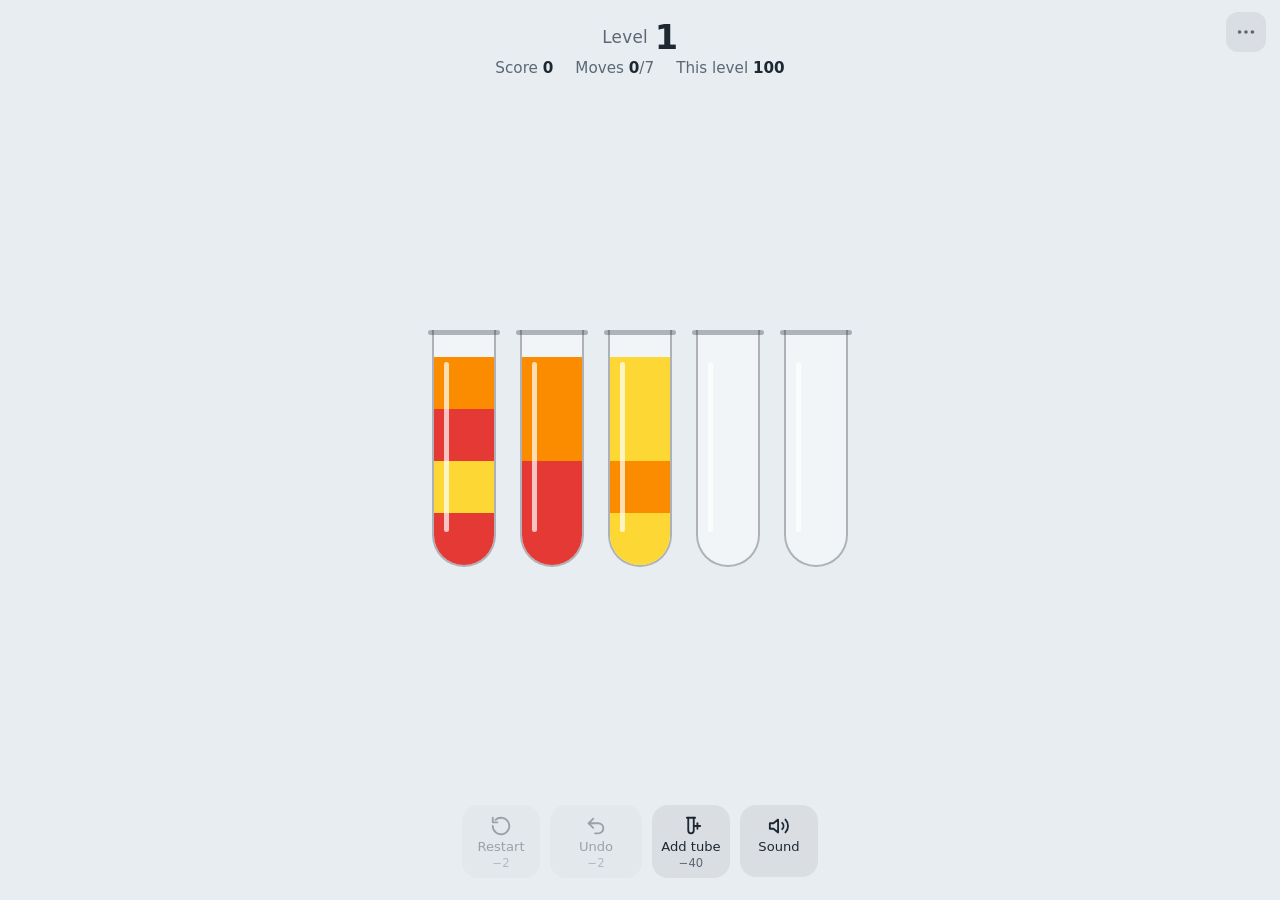
<file: water-sort/index.html>
<!doctype html>
<html lang="en">
<head>
<meta charset="utf-8">
<meta name="viewport" content="width=device-width, initial-scale=1, viewport-fit=cover, user-scalable=no">
<title>Water Sort</title>
<meta name="theme-color" content="#e8edf1" media="(prefers-color-scheme: light)">
<meta name="theme-color" content="#161d25" media="(prefers-color-scheme: dark)">
<link rel="manifest" href="manifest.webmanifest">
<link rel="icon" href="icon-192.png">
<link rel="apple-touch-icon" href="icon-192.png">
<meta name="apple-mobile-web-app-capable" content="yes">
<meta name="mobile-web-app-capable" content="yes">
<style>
:root {
  --bg: #e8edf1;
  --ink: #1d2833;
  --ink-soft: #5b6874;
  --glass: rgba(255,255,255,.45);
  --edge: rgba(29,40,51,.32);
  --shine: rgba(255,255,255,.7);
  --btn: rgba(29,40,51,.07);
  --btn-press: rgba(29,40,51,.14);
  box-sizing: border-box;
  padding-top: env(safe-area-inset-top, 0px);
  padding-bottom: env(safe-area-inset-bottom, 0px);
}
@media (prefers-color-scheme: dark) {
  :root {
    --bg: #161d25;
    --ink: #e4eaef;
    --ink-soft: #8f9ba6;
    --glass: rgba(255,255,255,.05);
    --edge: rgba(228,234,239,.34);
    --shine: rgba(255,255,255,.16);
    --btn: rgba(228,234,239,.08);
    --btn-press: rgba(228,234,239,.16);
  }
}
*, *::before, *::after { box-sizing: border-box; }
[hidden] { display: none !important; }
html, body { height: 100%; margin: 0; }
body {
  background: var(--bg);
  color: var(--ink);
  font-family: system-ui, -apple-system, "Segoe UI", Roboto, "Helvetica Neue", sans-serif;
  display: flex; flex-direction: column;
  user-select: none; -webkit-user-select: none;
  -webkit-tap-highlight-color: transparent;
  touch-action: manipulation;
  overflow: hidden;
}
header {
  padding: 18px 20px 0;
  text-align: center;
}
#level {
  margin: 0;
  font-weight: 300;
  font-size: 2.1rem;
  letter-spacing: -.01em;
  font-variant-numeric: tabular-nums;
}
#level span { color: var(--ink-soft); font-size: .5em; font-weight: 500; letter-spacing: .02em; margin-right: .4em; vertical-align: .35em; }
#stats {
  display: flex; justify-content: center; gap: 22px;
  margin: 2px 0 0; font-size: .95rem; color: var(--ink-soft);
  font-variant-numeric: tabular-nums;
}
#stats b { color: var(--ink); font-weight: 600; }
#worth { transition: color .2s; }
#worth.drop { color: #e53935; }
#hint {
  height: 1.4em; margin: 4px 0 0; font-size: .9rem; color: var(--ink-soft);
  opacity: 0; transition: opacity .3s;
}
#hint.show { opacity: 1; }

main { flex: 1; position: relative; display: flex; align-items: center; justify-content: center; min-height: 0; }
#board { position: relative; display: flex; flex-direction: column; align-items: center; }
.row { display: flex; justify-content: center; }
.bottle {
  position: relative;
  transition: transform .2s ease;
  transform-origin: 50% 0;
  cursor: pointer;
  z-index: 1;
}
.bottle.selected { transform: translateY(-18px); }
.bottle.pouring { z-index: 5; transition: transform .26s cubic-bezier(.3,.7,.3,1); }
.bottle.shake { animation: shake .28s; }
@keyframes shake { 0%,100% { translate: 0 } 25% { translate: -4px 0 } 75% { translate: 4px 0 } }
.glass {
  position: absolute; inset: 0;
  border: 2px solid var(--edge);
  border-top-width: 0;
  background: var(--glass);
  overflow: hidden;
  display: flex; flex-direction: column-reverse;
}
.glass::after {
  content: ""; position: absolute; top: 14%; bottom: 14%; left: 16%; width: 9%;
  border-radius: 99px; background: var(--shine); pointer-events: none;
}
.rim {
  position: absolute; left: -4px; right: -4px; top: 0; height: 5px;
  border-radius: 3px; background: var(--edge);
}
.unit { flex: none; width: 100%; }
.unit.grow { animation: grow var(--t, .36s) ease-out both; }
.unit.shrink { animation: shrink var(--t, .36s) ease-in both; }
@keyframes grow { from { height: 0 } }
@keyframes shrink { to { height: 0 } }
.stopper {
  position: absolute; left: 10%; right: 10%; top: -10px; height: 12px;
  border-radius: 4px 4px 2px 2px; background: var(--ink-soft);
  animation: drop .3s cubic-bezier(.3,1.6,.5,1) both;
}
@keyframes drop { from { transform: translateY(-14px); opacity: 0 } }
.stream {
  position: absolute; width: 6px; border-radius: 3px; z-index: 4;
  transform-origin: 50% 0; transform: scaleY(0); opacity: 0;
  transition: transform .14s ease-out, opacity .12s;
  pointer-events: none;
}
.stream.on { transform: scaleY(1); opacity: 1; }

footer {
  display: flex; justify-content: center; align-items: center; gap: 14px;
  padding: 10px 20px 22px;
}
button {
  font: inherit; color: var(--ink); background: var(--btn);
  border: 0; border-radius: 16px; padding: 12px 18px;
  display: inline-flex; align-items: center; gap: 8px;
  font-size: 1rem; font-weight: 500; cursor: pointer;
}
button:active { background: var(--btn-press); }
button:focus-visible { outline: 2px solid var(--ink); outline-offset: 2px; }
button svg { width: 22px; height: 22px; }
button:disabled { opacity: .38; }
footer { gap: 10px; }
footer button {
  flex-direction: column; gap: 3px; width: 78px; padding: 10px 0 8px;
  font-size: .82rem; line-height: 1.1;
}
footer button small { font-size: .72rem; font-weight: 400; color: var(--ink-soft); min-height: 1em; }
#undo { width: 92px; }
#restart.stuck { background: #2e9d5b; color: #fff; opacity: 1; animation: nudge 1.6s ease-in-out infinite; }
#restart.stuck small { color: rgba(255,255,255,.8); }
@keyframes nudge { 0%,100% { transform: scale(1) } 50% { transform: scale(1.08) } }
@media (prefers-reduced-motion: reduce) { #restart.stuck { animation: none; } }
#addTube.armed { background: var(--ink); color: var(--bg); }
#addTube.armed small { color: var(--bg); }

#overlay {
  position: fixed; inset: 0; z-index: 20;
  display: flex; flex-direction: column; align-items: center; justify-content: center; gap: 18px;
  background: var(--bg);
  background: color-mix(in srgb, var(--bg) 80%, transparent);
  backdrop-filter: blur(3px); -webkit-backdrop-filter: blur(3px);
  opacity: 0; pointer-events: none; transition: opacity .25s;
}
#overlay.show { opacity: 1; pointer-events: auto; }
#overlay p { margin: 0; font-size: 1.6rem; font-weight: 300; }
#overlay #overlayDetail { font-size: .9rem; color: var(--ink-soft); margin-top: -12px; padding: 0 24px; text-align: center; }
#overlay #overlaySub { font-size: 1.05rem; font-weight: 500; color: var(--ink-soft); margin-top: -10px; font-variant-numeric: tabular-nums; }
#overlay button { padding: 14px 34px; font-size: 1.1rem; background: var(--ink); color: var(--bg); }
#overlay button[hidden] { display: none; }
@media (prefers-reduced-motion: reduce) {
  .bottle, .bottle.pouring { transition: none; }
  .unit.grow, .unit.shrink, .stopper, .bottle.shake { animation: none; }
}

/* progress menu + backup sheet */
#menuBtn {
  position: absolute; z-index: 6;
  top: calc(env(safe-area-inset-top, 0px) + 12px); right: 14px;
  width: 40px; height: 40px; padding: 0; border-radius: 12px;
  display: flex; align-items: center; justify-content: center;
  font-size: 1.4rem; line-height: 1; color: var(--ink-soft); background: var(--btn);
}
#menuBtn svg { width: 22px; height: 22px; display: block; }
.sheet {
  position: fixed; inset: 0; z-index: 40;
  display: flex; align-items: center; justify-content: center; padding: 20px;
  background: color-mix(in srgb, var(--bg) 70%, transparent);
  backdrop-filter: blur(4px); -webkit-backdrop-filter: blur(4px);
}
.sheet[hidden] { display: none !important; }
.sheet-card {
  width: 100%; max-width: 420px; background: var(--bg);
  border: 1px solid var(--edge); border-radius: 20px; padding: 22px;
  display: flex; flex-direction: column; gap: 12px;
  max-height: calc(100% - 40px); overflow: auto;
  box-shadow: 0 20px 60px rgba(0,0,0,.35);
}
.sheet-card h2 { margin: 0; font-weight: 300; font-size: 1.5rem; }
.sheet-card button { justify-content: center; border-radius: 14px; padding: 14px; }
.sheet-card button.primary { background: var(--ink); color: var(--bg); }
.sheet-card button.ghost { background: transparent; }
.sheet-card .row2 { display: flex; gap: 10px; }
.sheet-card .row2 button { flex: 1; }
.sheet-card .note { font-size: .85rem; color: var(--ink-soft); margin: 2px 0; }
.sheet-card .note.ok { color: #2e9d5b; }
.sheet-card .note.err { color: #e53935; }
.sheet-card textarea {
  width: 100%; min-height: 128px; resize: vertical;
  font-family: ui-monospace, Menlo, Consolas, monospace; font-size: .78rem;
  background: var(--btn); color: var(--ink); border: 1px solid var(--edge);
  border-radius: 12px; padding: 12px;
  -webkit-user-select: text; user-select: text;
}
.sheet-card input[type=file] { font: inherit; color: var(--ink-soft); font-size: .85rem; }
</style>
</head>
<body>
<button id="menuBtn" aria-label="Menu and progress backup"><svg viewBox="0 0 24 24" fill="currentColor"><circle cx="5" cy="12" r="2"/><circle cx="12" cy="12" r="2"/><circle cx="19" cy="12" r="2"/></svg></button>
<header>
  <h1 id="level"><span>Level</span><b id="levelNum">1</b></h1>
  <p id="stats"><span>Score <b id="score">0</b></span><span>Moves <b id="moves">0</b>/<span id="par">–</span></span><span>This level <b id="worth">100</b></span></p>
  <p id="hint"></p>
</header>
<main><div id="board"></div></main>
<footer>
  <button id="restart" aria-label="Restart level">
    <svg viewBox="0 0 24 24" fill="none" stroke="currentColor" stroke-width="2" stroke-linecap="round" stroke-linejoin="round"><path d="M3 12a9 9 0 1 0 3-6.7"/><path d="M3 3v5h5"/></svg>
    Restart<small>−2</small>
  </button>
  <button id="undo" aria-label="Undo move">
    <svg viewBox="0 0 24 24" fill="none" stroke="currentColor" stroke-width="2" stroke-linecap="round" stroke-linejoin="round"><path d="M9 14 4 9l5-5"/><path d="M4 9h10.5a5.5 5.5 0 0 1 0 11H11"/></svg>
    Undo<small>−2</small>
  </button>
  <button id="addTube" aria-label="Add an empty tube">
    <svg viewBox="0 0 24 24" fill="none" stroke="currentColor" stroke-width="2" stroke-linecap="round" stroke-linejoin="round"><path d="M9 3v14a3 3 0 0 0 6 0V3"/><path d="M7.5 3h9"/><path d="M19 9v6"/><path d="M16 12h6"/></svg>
    <span id="tubeLabel">Add tube</span><small id="tubeCost">−40</small>
  </button>
  <button id="sound" aria-label="Sound on">
    <svg id="sndOn" viewBox="0 0 24 24" fill="none" stroke="currentColor" stroke-width="2" stroke-linecap="round" stroke-linejoin="round"><path d="M11 5 6 9H2v6h4l5 4z"/><path d="M15.5 8.5a5 5 0 0 1 0 7"/><path d="M19 5a10 10 0 0 1 0 14"/></svg>
    <svg id="sndOff" viewBox="0 0 24 24" fill="none" stroke="currentColor" stroke-width="2" stroke-linecap="round" stroke-linejoin="round" hidden><path d="M11 5 6 9H2v6h4l5 4z"/><path d="m22 9-6 6"/><path d="m16 9 6 6"/></svg>
    Sound<small></small>
  </button>
</footer>
<div id="menu" class="sheet" hidden>
  <div class="sheet-card">
    <div id="mMain">
      <h2>Progress</h2>
      <p class="note" id="mStats"></p>
      <button class="primary" id="mExport">Export progress</button>
      <button id="mImport">Import progress</button>
      <button class="ghost" id="mClose">Close</button>
    </div>
    <div id="mExportV" hidden>
      <h2>Export</h2>
      <p class="note">Back this up, or move it to another phone. Download a file or copy the text — either works.</p>
      <textarea id="mOut" readonly></textarea>
      <div class="row2"><button class="primary" id="mDownload">Download file</button><button id="mCopy">Copy</button></div>
      <button class="ghost" id="mBack1">Back</button>
    </div>
    <div id="mImportV" hidden>
      <h2>Import</h2>
      <p class="note">Paste exported text below, or choose a file. This replaces the progress on this device.</p>
      <textarea id="mIn" placeholder="Paste your exported progress here…"></textarea>
      <input type="file" id="mFile" accept=".json,.txt,application/json,text/plain">
      <p class="note" id="mMsg"></p>
      <div class="row2"><button class="primary" id="mDoImport">Import</button><button class="ghost" id="mBack2">Back</button></div>
    </div>
  </div>
</div>
<div id="overlay" role="dialog" aria-live="polite"><p id="overlayText"></p><p id="overlaySub"></p><p id="overlayDetail"></p><button id="next" hidden>Next level</button></div>

<script type="text/plain" id="gen-src">
// ---- Water sort level generator ----
// Deterministic: level N always produces the same puzzle.
// Every puzzle is verified solvable by a search solver, then the hardest of K
// candidates is chosen, with K growing through each tier so difficulty climbs.

var GEN = (function () {
  var EMPTY_TUBES = 2;
  // [first level, colors, bottle capacity]
  var TIERS = [[1,3,4],[3,4,4],[6,5,4],[11,6,4],[18,7,4],[28,8,4],[42,9,4],[60,10,4],
               [85,11,4],[115,12,4],[155,13,4],[205,14,4],[260,12,5],[300,13,5],[350,14,5],[450,14,6]];
  // Target difficulty score by level (piecewise linear, always rising, then holds)
  var TARGET = [[1,1.0],[3,1.4],[6,1.7],[11,2.4],[18,3.0],[28,3.8],[42,4.4],[60,4.9],[85,5.3],
                [115,5.6],[155,5.9],[205,6.3],[260,6.8],[300,6.9],[350,7.1],[450,7.4],[700,7.8],[1000,8.0]];
  var CANDIDATES = 10;

  function rng(seed) {
    var a = seed >>> 0;
    return function () {
      a = (a + 0x6D2B79F5) >>> 0;
      var t = a;
      t = Math.imul(t ^ (t >>> 15), t | 1);
      t ^= t + Math.imul(t ^ (t >>> 7), t | 61);
      return ((t ^ (t >>> 14)) >>> 0) / 4294967296;
    };
  }

  function params(level) {
    var i = 0;
    while (i + 1 < TIERS.length && level >= TIERS[i + 1][0]) i++;
    var target = TARGET[TARGET.length - 1][1];
    for (var j = 0; j + 1 < TARGET.length; j++) {
      if (level < TARGET[j + 1][0]) {
        var a = TARGET[j], b = TARGET[j + 1];
        target = a[1] + (b[1] - a[1]) * (level - a[0]) / (b[0] - a[0]);
        break;
      }
    }
    return { colors: TIERS[i][1], cap: TIERS[i][2], tubes: TIERS[i][1] + EMPTY_TUBES, target: target };
  }

  function isUniform(t) {
    for (var i = 1; i < t.length; i++) if (t[i] !== t[0]) return false;
    return true;
  }
  function isDone(t, cap) { return t.length === cap && isUniform(t); }
  function solved(tubes, cap) {
    for (var i = 0; i < tubes.length; i++) {
      var t = tubes[i];
      if (t.length && !isDone(t, cap)) return false;
    }
    return true;
  }
  function key(tubes) {
    var s = [];
    for (var i = 0; i < tubes.length; i++) s.push(tubes[i].join(','));
    s.sort();
    return s.join('|');
  }
  function topRun(t) {
    var n = 0, c = t[t.length - 1];
    for (var i = t.length - 1; i >= 0 && t[i] === c; i--) n++;
    return n;
  }

  // Candidate moves with pruning of pointless ones. Returns [src,dst,amount].
  function moves(tubes, cap) {
    var out = [], firstEmpty = -1;
    for (var d = 0; d < tubes.length; d++) if (!tubes[d].length) { firstEmpty = d; break; }
    for (var s = 0; s < tubes.length; s++) {
      var src = tubes[s];
      if (!src.length || isDone(src, cap)) continue;
      var run = topRun(src), col = src[src.length - 1];
      for (var d2 = 0; d2 < tubes.length; d2++) {
        if (d2 === s) continue;
        var dst = tubes[d2];
        if (dst.length >= cap) continue;
        if (dst.length === 0) {
          if (d2 !== firstEmpty) continue;
          if (run === src.length) continue; // whole tube into empty: no-op
          out.push([s, d2, Math.min(run, cap)]);
        } else if (dst[dst.length - 1] === col) {
          out.push([s, d2, Math.min(run, cap - dst.length)]);
        }
      }
    }
    return out;
  }

  function apply(tubes, m) {
    var next = tubes.slice();
    var src = tubes[m[0]].slice(), dst = tubes[m[1]].slice();
    for (var i = 0; i < m[2]; i++) dst.push(src.pop());
    next[m[0]] = src; next[m[1]] = dst;
    return next;
  }

  // Depth-first solver with memo. Returns solution length or -1 (unsolvable / gave up).
  function solve(start, cap, limit) {
    var seen = new Set();
    var stack = [{ t: start, depth: 0 }];
    seen.add(key(start));
    var nodes = 0;
    while (stack.length) {
      var cur = stack.pop();
      if (solved(cur.t, cap)) return cur.depth;
      if (++nodes > limit) return -1;
      var ms = moves(cur.t, cap);
      // Prefer pours onto matching color (pushed last = explored first)
      ms.sort(function (a, b) {
        var ea = cur.t[a[1]].length === 0 ? 0 : 1;
        var eb = cur.t[b[1]].length === 0 ? 0 : 1;
        return ea - eb;
      });
      for (var i = 0; i < ms.length; i++) {
        var n = apply(cur.t, ms[i]);
        var k = key(n);
        if (seen.has(k)) continue;
        seen.add(k);
        stack.push({ t: n, depth: cur.depth + 1 });
      }
    }
    return -1;
  }

  // Simulated casual player: mostly makes "obvious" pours (onto a matching color),
  // sometimes uses an empty tube. How often does it get stuck? 0 = easy, 1 = brutal.
  function stuckRate(start, cap, rand, plays, greed) {
    var stuck = 0;
    for (var p = 0; p < plays; p++) {
      var t = start, seen = new Set([key(t)]), steps = 0;
      while (!solved(t, cap) && steps < 400) {
        var ms = moves(t, cap), good = [], other = [];
        for (var i = 0; i < ms.length; i++) {
          var n = apply(t, ms[i]), k = key(n);
          if (seen.has(k)) continue;
          (t[ms[i][1]].length ? good : other).push([n, k]);
        }
        var opts = (good.length && rand() < greed) ? good : good.concat(other);
        if (!opts.length) break;
        var pick = opts[Math.floor(rand() * opts.length)];
        t = pick[0]; seen.add(pick[1]); steps++;
      }
      if (!solved(t, cap)) stuck++;
    }
    return stuck / plays;
  }

  // Search effort: nodes the solver needs (more backtracking = trickier puzzle)
  function effort(start, cap) {
    var seen = new Set(), stack = [start], nodes = 0;
    seen.add(key(start));
    while (stack.length) {
      var t = stack.pop();
      if (solved(t, cap)) return nodes;
      if (++nodes > 40000) return nodes;
      var ms = moves(t, cap);
      ms.sort(function (a, b) { return (t[a[1]].length ? 1 : 0) - (t[b[1]].length ? 1 : 0); });
      for (var i = 0; i < ms.length; i++) {
        var n = apply(t, ms[i]), k = key(n);
        if (!seen.has(k)) { seen.add(k); stack.push(n); }
      }
    }
    return nodes;
  }

  function deal(p, rand) {
    var pool = [];
    for (var c = 0; c < p.colors; c++) for (var i = 0; i < p.cap; i++) pool.push(c);
    for (var j = pool.length - 1; j > 0; j--) {
      var r = Math.floor(rand() * (j + 1)), tmp = pool[j]; pool[j] = pool[r]; pool[r] = tmp;
    }
    var tubes = [];
    for (var t = 0; t < p.colors; t++) tubes.push(pool.slice(t * p.cap, t * p.cap + p.cap));
    for (var e = 0; e < EMPTY_TUBES; e++) tubes.push([]);
    return tubes;
  }

  function badDeal(tubes, cap) {
    // Reject deals with an already-finished tube or a tube that's 3+ of one color
    for (var i = 0; i < tubes.length; i++) {
      var t = tubes[i];
      if (t.length === cap && topRun(t) >= 3) return true;
      if (t.length === cap && t[0] === t[1] && t[1] === t[2]) return true;
    }
    return false;
  }

  // ---- Par: fewest moves to solve, via A* ----
  // Lower bound: every pour merges at most one pair of same-color blocks, and a
  // solved board has exactly one block per color. So (blocks - colors) <= moves left.
  function blocks(tubes) {
    var n = 0;
    for (var i = 0; i < tubes.length; i++) {
      var t = tubes[i];
      for (var k = 0; k < t.length; k++) if (k === 0 || t[k] !== t[k - 1]) n++;
    }
    return n;
  }
  function Heap() { this.a = []; }
  Heap.prototype.push = function (x) {
    var a = this.a; a.push(x);
    for (var i = a.length - 1; i > 0;) {
      var p = (i - 1) >> 1;
      if (a[p].f < x.f || (a[p].f === x.f && a[p].g >= x.g)) break;
      a[i] = a[p]; a[p] = x; i = p;
    }
  };
  Heap.prototype.pop = function () {
    var a = this.a, top = a[0], last = a.pop();
    if (a.length) {
      a[0] = last;
      for (var i = 0; ;) {
        var l = 2 * i + 1, r = l + 1, m = i;
        if (l < a.length && (a[l].f < a[m].f || (a[l].f === a[m].f && a[l].g > a[m].g))) m = l;
        if (r < a.length && (a[r].f < a[m].f || (a[r].f === a[m].f && a[r].g > a[m].g))) m = r;
        if (m === i) break;
        var tmp = a[i]; a[i] = a[m]; a[m] = tmp; i = m;
      }
    }
    return top;
  };
  // weight 1 = proven optimal (if it finishes); >1 = faster, near-optimal
  function astar(start, cap, colors, weight, limit) {
    var heap = new Heap(), best = {};
    var k0 = key(start);
    best[k0] = 0;
    heap.push({ t: start, g: 0, f: weight * (blocks(start) - colors) });
    var nodes = 0;
    while (heap.a.length) {
      var cur = heap.pop();
      var ck = key(cur.t);
      if (best[ck] < cur.g) continue;
      if (solved(cur.t, cap)) return cur.g;
      if (++nodes > limit) return -1;
      var ms = moves(cur.t, cap);
      for (var i = 0; i < ms.length; i++) {
        var n = apply(cur.t, ms[i]), k = key(n), g = cur.g + 1;
        if (best[k] !== undefined && best[k] <= g) continue;
        best[k] = g;
        heap.push({ t: n, g: g, f: g + weight * (blocks(n) - colors) });
      }
    }
    return -1;
  }
  function par(start, cap, colors) {
    var w = [1, 1.3, 2, 4];
    for (var i = 0; i < w.length; i++) {
      var r = astar(start, cap, colors, w[i], 60000);
      if (r >= 0) return { moves: r, optimal: i === 0 };
    }
    return { moves: solve(start, cap, 40000), optimal: false };
  }

  function generate(level) {
    var p = params(level);
    var rand = rng(level * 2654435761 + 12345);
    var best = null, found = 0, attempts = 0;
    while (found < CANDIDATES && attempts < 300) {
      attempts++;
      var tubes = deal(p, rand);
      if (badDeal(tubes, p.cap)) continue;
      var len = solve(tubes, p.cap, 40000);
      if (len < 0) continue;
      found++;
      // Blend: how often a casual player gets stuck, how much backtracking a
      // solver needs (traps), and solution length.
      var score = stuckRate(tubes, p.cap, rand, 30, 0.9) * 3 +
                  Math.log(effort(tubes, p.cap) + 1) / Math.LN10 + len / 100;
      var dist = Math.abs(score - p.target);
      if (!best || dist < best.dist) best = { tubes: tubes, score: score, len: len, dist: dist };
    }
    var pr = par(best.tubes, p.cap, p.colors);
    return { level: level, cap: p.cap, colors: p.colors, tubes: best.tubes, score: best.score,
             par: pr.moves, parOptimal: pr.optimal, dfsLen: best.len };
  }

  return { generate: generate, params: params };
})();

if (typeof module !== 'undefined') module.exports = GEN;
if (typeof self !== 'undefined' && typeof window === 'undefined' && typeof module === 'undefined') {
  self.onmessage = function (e) {
    self.postMessage(GEN.generate(e.data.level));
  };
}

</script>
<script>
(function () {
'use strict';

var COLORS = ['#e53935','#fb8c00','#fdd835','#43a047','#1e88e5','#8e24aa',
              '#00acc1','#f06292','#6d4c41','#9e9e9e','#c0ca33','#283593',
              '#ffccbc','#00695c'];
var SAVE_KEY = 'watersort.v1';
var reduceMotion = window.matchMedia('(prefers-reduced-motion: reduce)').matches;

var S = null;          // { level, cap, start, tubes, history, solved }
var muted = false;
// Scoring: every level is worth up to 100 points; aids cost points, floor of 10.
// Influence, largest first: spare tube (40) > undos (2 each, up to 30) >
// moves over the best solution (1 each, up to 20). Restart counts as an undo.
var COST = { tube: 40, undo: 2, undoMax: 30, move: 1, moveMax: 20 };
var LEVEL_MAX = 100, LEVEL_MIN = 10;
var T = { score: 0, solved: 0, perfect: 0 };   // running totals
var selected = -1;
var busy = false;
var geom = null;       // layout numbers
var els = [];          // bottle elements

var $ = function (id) { return document.getElementById(id); };
var board = $('board');

// ---------- persistence ----------
function save() {
  try { localStorage.setItem(SAVE_KEY, JSON.stringify({ s: S, muted: muted, t: T })); } catch (e) {}
}
function load() {
  try {
    var raw = localStorage.getItem(SAVE_KEY);
    if (!raw) return null;
    var d = JSON.parse(raw);
    muted = !!d.muted;
    if (d.t) T = d.t;
    return d.s && d.s.tubes ? d.s : null;
  } catch (e) { return null; }
}
var copy = function (t) { return t.map(function (x) { return x.slice(); }); };

// ---------- level generation (in a worker) ----------
var genSrc = $('gen-src').textContent;
var worker = null, pending = {}, cache = {};
try {
  worker = new Worker(URL.createObjectURL(new Blob([genSrc], { type: 'text/javascript' })));
  worker.onmessage = function (e) {
    var r = e.data; cache[r.level] = r;
    (pending[r.level] || []).forEach(function (f) { f(r); });
    delete pending[r.level];
  };
  worker.onerror = function () { worker = null; };
} catch (e) { worker = null; }

function getLevel(level) {
  return new Promise(function (resolve) {
    if (cache[level]) return resolve(cache[level]);
    if (worker) {
      var first = !pending[level];
      (pending[level] = pending[level] || []).push(resolve);
      if (first) worker.postMessage({ level: level });
    } else {
      setTimeout(function () {
        if (typeof GEN === 'undefined') (0, eval)(genSrc);
        cache[level] = GEN.generate(level);
        resolve(cache[level]);
      }, 30);
    }
  });
}

// ---------- rules ----------
function topRun(t) {
  var n = 0, c = t[t.length - 1];
  for (var i = t.length - 1; i >= 0 && t[i] === c; i--) n++;
  return n;
}
function isDone(t) {
  if (t.length !== S.cap) return false;
  for (var i = 1; i < t.length; i++) if (t[i] !== t[0]) return false;
  return true;
}
function pourAmount(a, b) {
  var src = S.tubes[a], dst = S.tubes[b];
  if (a === b || !src.length || dst.length >= S.cap) return 0;
  if (dst.length && dst[dst.length - 1] !== src[src.length - 1]) return 0;
  return Math.min(topRun(src), S.cap - dst.length);
}
function isSolved() {
  return S.tubes.every(function (t) { return !t.length || isDone(t); });
}
function hasMoves() {
  for (var a = 0; a < S.tubes.length; a++) {
    if (isDone(S.tubes[a])) continue;
    var t = S.tubes[a], single = t.length && topRun(t) === t.length;
    for (var b = 0; b < S.tubes.length; b++) {
      // pouring a one-color bottle into an empty one changes nothing, so it doesn't count
      if (single && !S.tubes[b].length) continue;
      if (pourAmount(a, b)) return true;
    }
  }
  return false;
}

// ---------- sound (synthesized, no files) ----------
var ac = null;
function audio() {
  if (muted) return null;
  if (!ac) { try { ac = new (window.AudioContext || window.webkitAudioContext)(); } catch (e) { return null; } }
  if (ac.state === 'suspended') ac.resume();
  return ac;
}
function tone(type, f0, f1, start, dur, vol) {
  var c = audio(); if (!c) return;
  var o = c.createOscillator(), g = c.createGain(), t = c.currentTime + start;
  o.type = type;
  o.frequency.setValueAtTime(f0, t);
  if (f1 !== f0) o.frequency.exponentialRampToValueAtTime(f1, t + dur);
  g.gain.setValueAtTime(0.0001, t);
  g.gain.exponentialRampToValueAtTime(vol, t + 0.008);
  g.gain.exponentialRampToValueAtTime(0.0001, t + dur);
  o.connect(g).connect(c.destination);
  o.start(t); o.stop(t + dur + 0.02);
}
var noiseBuf = null;
var SND = {
  select: function () { tone('triangle', 880, 880, 0, 0.05, 0.08); },
  pour: function (units, dur) {
    var c = audio(); if (!c) return;
    // soft hiss of running water
    if (!noiseBuf) {
      noiseBuf = c.createBuffer(1, c.sampleRate, c.sampleRate);
      var d = noiseBuf.getChannelData(0);
      for (var i = 0; i < d.length; i++) d[i] = Math.random() * 2 - 1;
    }
    var n = c.createBufferSource(), bp = c.createBiquadFilter(), g = c.createGain(), t = c.currentTime;
    n.buffer = noiseBuf; bp.type = 'bandpass'; bp.frequency.value = 900; bp.Q.value = 0.8;
    g.gain.setValueAtTime(0.0001, t);
    g.gain.exponentialRampToValueAtTime(0.06, t + 0.05);
    g.gain.exponentialRampToValueAtTime(0.0001, t + dur);
    n.connect(bp).connect(g).connect(c.destination); n.start(t); n.stop(t + dur + 0.05);
    // glugs, rising as the bottle fills
    var count = Math.max(2, units * 2);
    for (var k = 0; k < count; k++) {
      var base = 260 + k * 45 + Math.random() * 40;
      tone('sine', base, base * 2.1, k * (dur / count), 0.07, 0.18);
    }
  },
  done: function () {
    tone('sine', 1568, 1568, 0, 0.7, 0.12);
    tone('sine', 2349, 2349, 0.01, 0.55, 0.07);
    tone('sine', 3136, 3136, 0.02, 0.4, 0.04);
  },
  win: function () {
    [523, 659, 784, 1047].forEach(function (f, i) { tone('triangle', f, f, 0.15 + i * 0.11, 0.45, 0.14); });
  },
  bad: function () { tone('sine', 150, 110, 0, 0.14, 0.18); },
  undo: function () { tone('triangle', 520, 360, 0, 0.08, 0.07); }
};

// ---------- layout + rendering ----------
function layout() {
  var n = S.tubes.length;
  var main = board.parentElement;
  var availW = Math.min(main.clientWidth, 640) - 24;
  var availH = main.clientHeight - 24;
  var perRow = n <= 6 ? n : Math.ceil(n / 2);
  var rows = Math.ceil(n / perRow);
  var best = null;
  for (var w = 64; w >= 18; w--) {
    var gap = Math.round(w * 0.38);
    var neck = Math.round(w * 0.45);
    var unit = Math.round(w * (S.cap > 4 ? 0.7 : 0.82));
    var h = neck + unit * S.cap;
    var rowGap = Math.max(34, Math.round(w * 0.9));
    var totalW = perRow * w + (perRow - 1) * gap;
    var totalH = rows * h + (rows - 1) * rowGap;
    if (totalW <= availW && totalH <= availH) { best = { w: w, gap: gap, neck: neck, unit: unit, h: h, rowGap: rowGap, perRow: perRow }; break; }
  }
  geom = best || { w: 18, gap: 6, neck: 8, unit: 14, h: 8 + 14 * S.cap, rowGap: 30, perRow: perRow };
}

function build() {
  cancelAnimations();
  layout();
  board.innerHTML = '';
  els = [];
  var row;
  S.tubes.forEach(function (_, i) {
    if (i % geom.perRow === 0) {
      row = document.createElement('div');
      row.className = 'row';
      if (i) row.style.marginTop = geom.rowGap + 'px';
      board.appendChild(row);
    }
    var b = document.createElement('div');
    b.className = 'bottle';
    b.style.width = geom.w + 'px';
    b.style.height = geom.h + 'px';
    if (i % geom.perRow) b.style.marginLeft = geom.gap + 'px';
    b.innerHTML = '<div class="glass"></div><div class="rim"></div>';
    b.querySelector('.glass').style.borderRadius = '0 0 ' + geom.w / 2 + 'px ' + geom.w / 2 + 'px';
    b.addEventListener('pointerdown', function (e) { e.preventDefault(); tap(i); });
    row.appendChild(b);
    els.push(b);
  });
  drawAll();
}

// ---------- drawing ----------
function unitEl(color, dur, cls) {
  var u = document.createElement('div');
  u.className = 'unit' + (cls ? ' ' + cls : '');
  u.style.height = geom.unit + 'px';
  u.style.background = COLORS[color];
  if (dur) u.style.setProperty('--t', dur + 'ms');
  return u;
}
// Instant redraw of one bottle from the saved state
function drawBottle(i) {
  var glass = els[i].querySelector('.glass');
  glass.textContent = '';
  S.tubes[i].forEach(function (c) { glass.appendChild(unitEl(c)); });
  setStopper(i, false);
}
function drawAll() { S.tubes.forEach(function (_, i) { drawBottle(i); }); }

function setStopper(i, animate) {
  var stop = els[i].querySelector('.stopper');
  var done = isDone(S.tubes[i]);
  if (done && !stop) {
    stop = document.createElement('div');
    stop.className = 'stopper';
    if (!animate) stop.style.animation = 'none';
    els[i].appendChild(stop);
  } else if (!done && stop) stop.remove();
}
// Liquid entering a bottle: append new layers that fill upward
function growUnits(i, color, n, dur) {
  var glass = els[i].querySelector('.glass');
  for (var k = 0; k < n; k++) glass.appendChild(unitEl(color, dur, 'grow'));
}
// Liquid leaving a bottle: top layers drain away, then get removed
function drainUnits(i, n, dur) {
  var glass = els[i].querySelector('.glass');
  var units = glass.querySelectorAll('.unit:not(.shrink)');
  for (var k = units.length - n; k < units.length; k++) {
    if (k >= 0) {
      units[k].style.setProperty('--t', dur + 'ms');
      units[k].classList.add('shrink');
    }
  }
}

function penalties() {
  var extraMoves = S.par ? Math.max(0, S.moves - S.par) : 0;
  return {
    tube: S.extra ? COST.tube : 0,
    undo: Math.min(COST.undoMax, (S.undos || 0) * COST.undo),
    moves: Math.min(COST.moveMax, extraMoves * COST.move)
  };
}
function worth() {
  var p = penalties();
  return Math.max(LEVEL_MIN, LEVEL_MAX - p.tube - p.undo - p.moves);
}
var lastWorth = null;
function flashIfDropped() {
  var w = worth();
  if (lastWorth !== null && w < lastWorth) {
    var el = $('worth');
    el.classList.add('drop');
    setTimeout(function () { el.classList.remove('drop'); }, 450);
  }
  lastWorth = w;
}
function award() {
  if (S.awarded) return;
  S.awarded = worth();
  T.score += S.awarded;
  T.solved++;
  if (S.awarded === LEVEL_MAX) T.perfect++;
}
function fmt(n) { return n.toLocaleString(); }

function updateChrome() {
  $('levelNum').textContent = S.level;
  $('undo').disabled = !S.history.length;
  var stuck = !S.solved && !isSolved() && !hasMoves();
  $('hint').textContent = S.extra ? 'No moves left. Undo or restart.' : 'No moves left. Undo, restart, or add a tube.';
  $('hint').classList.toggle('show', stuck);
  $('restart').classList.toggle('stuck', stuck);
  $('score').textContent = fmt(T.score);
  $('worth').textContent = worth();
  $('moves').textContent = S.moves || 0;
  $('par').textContent = S.par || '–';
  flashIfDropped();
  $('addTube').disabled = !!S.extra;
  $('restart').disabled = JSON.stringify(S.tubes) === JSON.stringify(S.start);
  // SVG elements have no .hidden property, so toggle the attribute directly
  $('sndOn').toggleAttribute('hidden', muted); $('sndOff').toggleAttribute('hidden', !muted);
  $('sound').setAttribute('aria-label', muted ? 'Sound off' : 'Sound on');
}

function select(i) {
  if (selected >= 0 && els[selected]) els[selected].classList.remove('selected');
  selected = i;
  if (i >= 0) els[i].classList.add('selected');
}

// ---------- concurrent pour bookkeeping ----------
// flying[i]   : bottle i is in the air pouring (can't be tapped until it lands)
// incoming[i] : list of pour slots currently pouring into bottle i
var flying = [], incoming = [], timers = [], activePours = 0;

function later(fn, ms) {
  var id = setTimeout(function () {
    timers.splice(timers.indexOf(id), 1);
    fn();
  }, ms);
  timers.push(id);
}
function cancelAnimations() {
  timers.forEach(clearTimeout);
  timers = [];
  activePours = 0;
  flying = []; incoming = [];
  board.querySelectorAll('.stream').forEach(function (s) { s.remove(); });
  els.forEach(function (b) {
    b.style.transform = '';
    b.classList.remove('pouring', 'selected', 'shake');
  });
  selected = -1;
}

// ---------- interaction ----------
function canBeSource(i) {
  var t = S.tubes[i];
  return t.length && !isDone(t) && !flying[i] && !(incoming[i] && incoming[i].length);
}

function tap(i) {
  if (S.solved) return;
  if (flying[i]) return;                 // it's mid-pour; ignore
  if (selected < 0) {
    if (canBeSource(i)) { select(i); SND.select(); }
    else if (!(incoming[i] && incoming[i].length)) { SND.bad(); shake(i); }
    return;
  }
  if (selected === i) { select(-1); return; }
  var amt = pourAmount(selected, i);
  if (amt) { pour(selected, i, amt); return; }
  if (canBeSource(i)) { select(i); SND.select(); }
  else { SND.bad(); shake(i); select(-1); }
}

function shake(i) {
  var b = els[i];
  b.classList.remove('shake'); void b.offsetWidth; b.classList.add('shake');
}

function pour(a, b, amt) {
  var src = els[a], dst = els[b];
  var color = S.tubes[a][S.tubes[a].length - 1];
  var dstLenBefore = S.tubes[b].length;

  // Commit to the saved state right away; animation is just catching up.
  S.history.push(copy(S.tubes));
  S.mh.push(S.moves);
  S.moves++;
  for (var k = 0; k < amt; k++) S.tubes[b].push(S.tubes[a].pop());
  var won = isSolved();
  S.solved = won;
  if (won) award();
  save();
  select(-1);
  updateChrome();

  var fill = 240 + amt * 80;
  if (reduceMotion) {
    drawBottle(a); drawBottle(b);
    SND.pour(amt, fill / 1000);
    if (isDone(S.tubes[b])) setTimeout(SND.done, 150);
    if (won) celebrate();
    return;
  }

  activePours++;
  flying[a] = true;
  incoming[b] = incoming[b] || [];

  // Pick a pouring spot over the target: natural side first, then the other side,
  // then stacked higher if several bottles pour into the same one at once.
  var w = geom.w;
  var sx = src.offsetLeft + w / 2, sy = src.offsetTop;   // offsets relative to #board
  var tx = dst.offsetLeft + w / 2, ty = dst.offsetTop;
  var natural = tx >= sx ? 1 : -1;
  var taken = incoming[b];
  var slot = { side: natural, tier: 0 };
  for (var tier = 0; ; tier++) {
    var free = [natural, -natural].filter(function (sd) {
      return !taken.some(function (t) { return t.side === sd && t.tier === tier; });
    });
    if (free.length) { slot = { side: free[0], tier: tier }; break; }
  }
  taken.push(slot);
  var side = slot.side;
  var mouthX = tx - side * w * 0.12;
  var mouthY = ty - w * 0.55 - slot.tier * w * 0.9;

  src.classList.add('pouring');
  src.style.transform = 'translate(' + (mouthX - sx) + 'px,' + (mouthY - sy) + 'px) rotate(' + (side * 82) + 'deg)';

  later(function () {
    var stream = document.createElement('div');
    stream.className = 'stream';
    stream.style.background = COLORS[color];
    stream.style.left = (mouthX - 3 + side * slot.tier * 2) + 'px';
    stream.style.top = mouthY + 'px';
    stream.style.height = Math.max(8, ty + geom.neck + (S.cap - dstLenBefore) * geom.unit - mouthY) + 'px';
    board.appendChild(stream);
    void stream.offsetWidth;
    stream.classList.add('on');

    drainUnits(a, amt, fill);
    growUnits(b, color, amt, fill);
    SND.pour(amt, fill / 1000);

    later(function () {
      stream.classList.remove('on');
      later(function () { stream.remove(); }, 150);
      // settle the source's drained layers
      els[a].querySelectorAll('.unit.shrink').forEach(function (u) { u.remove(); });
      taken.splice(taken.indexOf(slot), 1);
      if (!taken.length) {
        // last pour into this bottle has finished: clean redraw + cork if complete
        var wasDone = !!dst.querySelector('.stopper');
        drawBottle(b);
        if (isDone(S.tubes[b]) && !wasDone) {
          dst.querySelector('.stopper').style.animation = '';
          SND.done();
        }
      }
      src.style.transform = '';
      later(function () {
        src.classList.remove('pouring');
        flying[a] = false;
        activePours--;
        if (S.solved && !activePours) celebrate();
      }, 270);
    }, fill);
  }, 270);
}

function celebrate() {
  later(function () {
    SND.win();
    showWin();
  }, 350);
}

function showWin() {
  var pts = S.awarded || worth();
  var u = S.undos || 0;
  var detail = S.moves + ' moves (best ' + (S.par || '?') + '), ' +
               (u === 1 ? '1 undo' : u + ' undos') + (S.extra ? ', spare tube used' : '');
  showOverlay('Level ' + S.level + ' solved',
              true, (pts === LEVEL_MAX ? 'Perfect! ' : '') + '+' + pts + ' points', detail);
}

function showOverlay(text, withButton, sub, detail) {
  $('overlayText').textContent = text;
  $('overlaySub').textContent = sub || '';
  $('overlaySub').hidden = !sub;
  $('overlayDetail').textContent = detail || '';
  $('overlayDetail').hidden = !detail;
  $('next').hidden = !withButton;
  $('overlay').classList.add('show');
  if (withButton) setTimeout(function () { $('next').focus(); }, 50);
}
function hideOverlay() { $('overlay').classList.remove('show'); }

function startLevel(level) {
  busy = true;
  var t = setTimeout(function () { showOverlay('Mixing level ' + level + '…', false); }, 120);
  getLevel(level).then(function (r) {
    clearTimeout(t);
    S = { level: level, cap: r.cap, start: copy(r.tubes), tubes: copy(r.tubes), history: [], solved: false,
          par: r.par, moves: 0, mh: [], undos: 0, extra: 0, awarded: 0 };
    lastWorth = null;
    save();
    selected = -1;
    build();
    updateChrome();
    hideOverlay();
    busy = false;
    getLevel(level + 1); // prepare the next one in the background
  });
}

$('undo').addEventListener('click', function () {
  if (busy || !S.history.length) return;
  cancelAnimations();
  S.tubes = S.history.pop();
  S.moves = S.mh.length ? S.mh.pop() : 0;
  S.solved = false;
  S.undos = (S.undos || 0) + 1;
  hideOverlay();
  drawAll();
  SND.undo();
  updateChrome();
  save();
});
$('restart').addEventListener('click', function () {
  if (busy) return;
  if (JSON.stringify(S.tubes) === JSON.stringify(S.start)) return;
  cancelAnimations();
  S.history.push(copy(S.tubes)); // restarting can be undone too
  S.mh.push(S.moves);
  S.moves = 0;
  S.tubes = copy(S.start);
  S.solved = false;
  S.undos = (S.undos || 0) + 1;
  drawAll();
  SND.undo();
  updateChrome();
  save();
});
var armTimer = null;
function disarm() {
  clearTimeout(armTimer);
  $('addTube').classList.remove('armed');
  $('tubeLabel').textContent = 'Add tube';
}
$('addTube').addEventListener('click', function () {
  if (busy || S.extra || S.solved) return;
  var btn = $('addTube');
  if (!btn.classList.contains('armed')) {
    // first tap only arms it, so a stray tap can't cost 40 points
    btn.classList.add('armed');
    $('tubeLabel').textContent = 'Tap again';
    armTimer = setTimeout(disarm, 2500);
    return;
  }
  disarm();
  S.extra = 1;
  // The new tube stays through undo and restart: pad every snapshot with it.
  S.tubes.push([]);
  S.start.push([]);
  S.history.forEach(function (h) { h.push([]); });
  build();
  SND.select();
  updateChrome();
  save();
});

// Hidden hard reset: tap the "Level" title 10 times in a row, then confirm.
var resetTaps = 0, resetTimer = null;
$('level').addEventListener('pointerdown', function () {
  clearTimeout(resetTimer);
  resetTimer = setTimeout(function () { resetTaps = 0; }, 1500); // taps must keep coming
  if (++resetTaps < 10) return;
  resetTaps = 0;
  if (!window.confirm('Reset all progress?\n\nThis erases your score and sends you back to level 1. It can\'t be undone.')) return;
  cancelAnimations();
  disarm();
  T = { score: 0, solved: 0, perfect: 0 };
  lastWorth = null;
  try { localStorage.removeItem(SAVE_KEY); } catch (e) {}
  hideOverlay();
  startLevel(1);
});

$('sound').addEventListener('click', function () {
  muted = !muted;
  if (!muted) SND.select();
  updateChrome();
  save();
});
$('next').addEventListener('click', function () {
  hideOverlay();
  startLevel(S.level + 1);
});

// ---------- progress export / import ----------
// Captures the whole save (level, score, current board) so a restore is exact.
function snapshot() {
  var raw = null;
  try { raw = localStorage.getItem(SAVE_KEY); } catch (e) {}
  if (!raw) { try { raw = JSON.stringify({ s: S, muted: muted, t: T }); } catch (e) { raw = '{}'; } }
  var saveBlob; try { saveBlob = JSON.parse(raw); } catch (e) { saveBlob = {}; }
  return {
    app: 'water-sort', version: 1, exportedAt: new Date().toISOString(),
    level: (S && S.level) || 1, score: (T && T.score) || 0,
    solved: (T && T.solved) || 0, perfect: (T && T.perfect) || 0,
    save: saveBlob
  };
}
function mShow(view) { ['mMain', 'mExportV', 'mImportV'].forEach(function (id) { $(id).hidden = (id !== view); }); }
function openMenu() {
  $('mStats').textContent = 'Level ' + ((S && S.level) || 1) + ' · Score ' + fmt((T && T.score) || 0) +
    ' · ' + ((T && T.solved) || 0) + ' solved';
  mShow('mMain');
  $('menu').hidden = false;
}
function closeMenu() { $('menu').hidden = true; }
$('menuBtn').addEventListener('click', openMenu);
$('mClose').addEventListener('click', closeMenu);
$('menu').addEventListener('click', function (e) { if (e.target === $('menu')) closeMenu(); });
$('mBack1').addEventListener('click', function () { mShow('mMain'); });
$('mBack2').addEventListener('click', function () { mShow('mMain'); });

$('mExport').addEventListener('click', function () {
  $('mOut').value = JSON.stringify(snapshot(), null, 2);
  mShow('mExportV');
  setTimeout(function () { try { $('mOut').focus(); $('mOut').select(); } catch (e) {} }, 50);
});
$('mDownload').addEventListener('click', function () {
  var name = 'water-sort-progress-' + new Date().toISOString().slice(0, 10) + '.json';
  try {
    var blob = new Blob([$('mOut').value], { type: 'application/json' });
    var url = URL.createObjectURL(blob);
    var a = document.createElement('a');
    a.href = url; a.download = name;
    document.body.appendChild(a); a.click();
    setTimeout(function () { document.body.removeChild(a); URL.revokeObjectURL(url); }, 100);
  } catch (e) { alert('Download is not available here — copy the text instead.'); }
});
$('mCopy').addEventListener('click', function () {
  var t = $('mOut'), b = $('mCopy');
  function done(ok) { b.textContent = ok ? 'Copied ✓' : 'Use ⌘/Ctrl+C'; setTimeout(function () { b.textContent = 'Copy'; }, 1800); }
  if (navigator.clipboard && navigator.clipboard.writeText) {
    navigator.clipboard.writeText(t.value).then(function () { done(true); }, function () { t.focus(); t.select(); done(false); });
  } else { t.focus(); t.select(); try { done(document.execCommand('copy')); } catch (e) { done(false); } }
});

$('mImport').addEventListener('click', function () { $('mMsg').textContent = ''; $('mMsg').className = 'note'; $('mIn').value = ''; mShow('mImportV'); });
$('mFile').addEventListener('change', function (e) {
  var f = e.target.files && e.target.files[0]; if (!f) return;
  var r = new FileReader();
  r.onload = function () { $('mIn').value = String(r.result || ''); };
  r.readAsText(f);
});
function parseImport(text) {
  if (!text) return { error: 'Nothing to import — paste your text or choose a file first.' };
  var d; try { d = JSON.parse(text); } catch (e) { return { error: 'That doesn’t look like valid exported text.' }; }
  if (d && typeof d === 'object' && d.save && typeof d.save === 'object') d = d.save; // unwrap export
  if (!d || typeof d !== 'object' || (!d.t && !d.s)) return { error: 'No water-sort progress found in that text.' };
  return { save: d };
}
$('mDoImport').addEventListener('click', function () {
  var res = parseImport($('mIn').value.trim()), msg = $('mMsg');
  if (res.error) { msg.textContent = res.error; msg.className = 'note err'; return; }
  try { localStorage.setItem(SAVE_KEY, JSON.stringify(res.save)); }
  catch (e) { msg.textContent = 'Could not save — storage may be full or blocked.'; msg.className = 'note err'; return; }
  msg.textContent = 'Imported! Reloading…'; msg.className = 'note ok';
  setTimeout(function () { location.reload(); }, 600);
});

var resizeTimer;
window.addEventListener('resize', function () {
  clearTimeout(resizeTimer);
  resizeTimer = setTimeout(function () { if (S && !busy) build(); }, 150);
});

// ---------- boot ----------
var saved = load();
if (saved) {
  S = saved;
  if (!S.mh) { S.mh = S.history.map(function (_, i) { return i; }); S.moves = S.history.length; }
  if (S.undos == null) S.undos = 0;
  if (S.par == null) {
    getLevel(S.level).then(function (r) {   // same level number = same puzzle, so par matches
      if (r.level === S.level && S.par == null) { S.par = r.par; save(); updateChrome(); }
    });
  }
  build();
  updateChrome();
  if (S.solved) { award(); save(); showWin(); }
  else getLevel(S.level + 1);
} else {
  startLevel(1);
}

})();
</script>
<script src="update.js"></script>
</body>
</html>
</file>
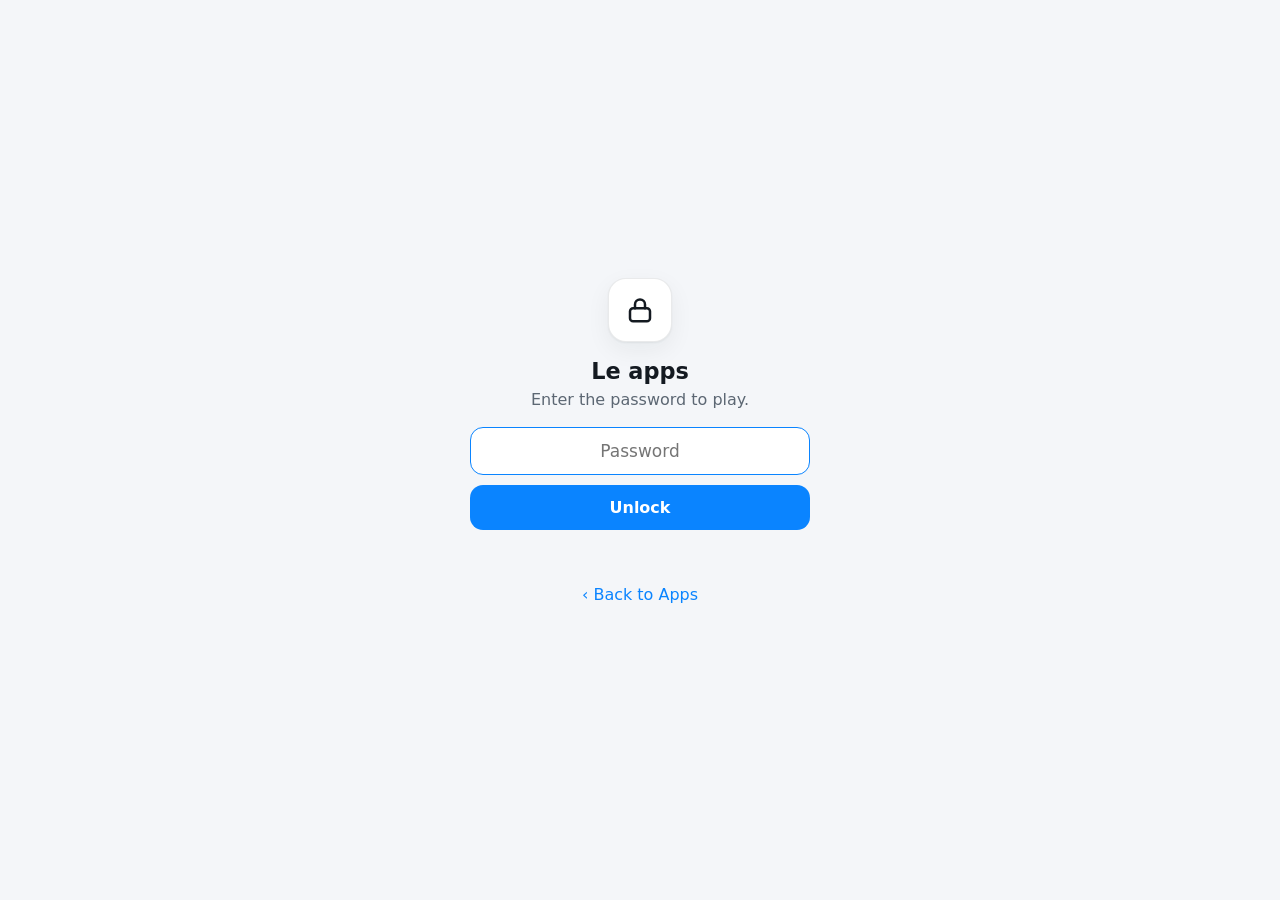
<file: le/bee.html>
<!doctype html>
<html lang="en">
<head>
<meta charset="utf-8">
<meta name="viewport" content="width=device-width, initial-scale=1, viewport-fit=cover, maximum-scale=1">
<title>Hive · Le apps</title>
<meta name="robots" content="noindex">
<meta name="theme-color" content="#f4f6f9" media="(prefers-color-scheme: light)">
<meta name="theme-color" content="#0e1116" media="(prefers-color-scheme: dark)">
<link rel="manifest" href="manifest.webmanifest">
<link rel="icon" href="icons/bee.svg">
<link rel="apple-touch-icon" href="icon-192.png">
<meta name="apple-mobile-web-app-capable" content="yes">
<meta name="mobile-web-app-capable" content="yes">
<link rel="stylesheet" href="common.css">
<script src="gate.js"></script>
<style>
:root { --bee: #f7da21; }
.rank { display: flex; align-items: center; gap: 12px; margin: 2px 0 10px; }
.rank b { min-width: 92px; font-size: 1rem; }
.track { position: relative; flex: 1; height: 22px; display: flex; align-items: center; }
.track .line { position: absolute; left: 0; right: 0; height: 2px; background: var(--edge); }
.track .fill { position: absolute; left: 0; height: 2px; background: var(--bee); transition: width .3s; }
.track .dot { position: absolute; width: 9px; height: 9px; border-radius: 50%; background: var(--key); transform: translateX(-50%); }
.track .dot.on { background: var(--bee); }
.track .me { position: absolute; transform: translateX(-50%); min-width: 26px; height: 22px; padding: 0 5px; border-radius: 11px; background: var(--bee); color: #111; font-weight: 800; font-size: .78rem; display: grid; place-items: center; transition: left .3s; }
.found {
  border: 1px solid var(--edge); background: var(--card); border-radius: 12px; padding: 10px 12px; cursor: pointer; margin-bottom: 8px;
}
.found .sum { display: flex; justify-content: space-between; align-items: center; gap: 8px; white-space: nowrap; color: var(--soft); font-size: .9rem; font-weight: 600; }
.found .sum span:first-child { overflow: hidden; white-space: nowrap; text-overflow: ellipsis; color: var(--ink); font-weight: 500; }
.found .all { display: none; columns: 2; column-gap: 18px; margin-top: 10px; font-size: .95rem; }
.found.open .all { display: block; }
.found .all div { padding: 3px 0; border-bottom: 1px solid var(--edge); break-inside: avoid; text-transform: capitalize; }
.found .all div.pg { font-weight: 800; }
.word { text-align: center; font-size: 1.8rem; font-weight: 750; letter-spacing: .03em; min-height: 2.6rem; margin: 6px 0 2px; text-transform: uppercase; }
.word .c { color: #c9a000; }
@media (prefers-color-scheme: dark) { .word .c { color: var(--bee); } }
.word .bad { color: var(--soft); }
.word .caret { display: inline-block; width: 2px; height: 1.7rem; background: var(--bee); vertical-align: -4px; animation: blink 1s steps(1) infinite; margin-left: 1px; }
@keyframes blink { 50% { opacity: 0; } }
.word.shake { animation: shake .35s; }
.hive { position: relative; width: min(84vw, 300px); aspect-ratio: 1 / 1; margin: 4px auto 6px; }
.hex { position: absolute; width: 33.3%; aspect-ratio: 1.1547; cursor: pointer; user-select: none; -webkit-user-select: none; }
.hex svg { width: 100%; height: 100%; display: block; }
.hex polygon { fill: var(--key); transition: transform .08s; }
.hex.center polygon { fill: var(--bee); }
.hex text { font: 800 34px system-ui, -apple-system, sans-serif; text-anchor: middle; dominant-baseline: central; fill: var(--ink); text-transform: uppercase; }
.hex.center text { fill: #111; }
.hex:active svg { transform: scale(.92); }
.actions { display: flex; gap: 10px; justify-content: center; margin: 6px 0 8px; }
.actions button { border: 1px solid var(--edge); background: var(--card); border-radius: 999px; padding: 12px 18px; font-weight: 700; cursor: pointer; min-width: 86px; }
.actions button.round { min-width: 0; width: 48px; padding: 0; display: grid; place-items: center; }
.actions button:active { transform: scale(.96); }
.finish { text-align: center; margin-top: 6px; }
.finish button { background: none; border: 0; color: var(--soft); font-weight: 600; text-decoration: underline; cursor: pointer; font-size: .9rem; }
.ranks-table { width: 100%; border-collapse: collapse; margin-top: 6px; }
.ranks-table td { padding: 6px 4px; border-bottom: 1px solid var(--edge); }
.ranks-table td:last-child { text-align: right; color: var(--soft); }
.ranks-table tr.me td { font-weight: 800; color: var(--ink); }
</style>
</head>
<body class="game">
<div class="main">
  <div class="rank" id="rank"></div>
  <div class="found" id="found"><div class="sum"><span id="foundList">No words yet</span><span id="foundN"></span></div><div class="all" id="foundAll"></div></div>
  <div class="word" id="word"></div>
  <div class="hive" id="hive"></div>
  <div class="actions" id="actions">
    <button id="del">Delete</button>
    <button class="round" id="shuf" aria-label="Shuffle"><svg width="22" height="22" viewBox="0 0 24 24" fill="none" stroke="currentColor" stroke-width="2" stroke-linecap="round" stroke-linejoin="round"><path d="M20 11a8 8 0 0 0-14.7-4.4M4 4v4h4M4 13a8 8 0 0 0 14.7 4.4M20 20v-4h-4"/></svg></button>
    <button id="ent">Enter</button>
  </div>
  <div class="finish" id="finishRow"><button id="finish">I'm done for today</button></div>
  <div id="end"></div>
</div>
<script src="data/bee.js"></script>
<script src="common.js"></script>
<script>
LE.ready(function () {
  var GAME = 'bee';
  var RANKS = [['Beginner', 0], ['Good Start', 2], ['Moving Up', 5], ['Good', 8], ['Solid', 15], ['Nice', 25], ['Great', 40], ['Amazing', 50], ['Genius', 70], ['Queen Bee', 100]];
  var puzzle, center, outer, answers, max, found, cur = '', done;
  var wordEl = document.getElementById('word'), hiveEl = document.getElementById('hive');

  LE.shell({ game: GAME, title: 'Hive', help: help, stats: showStats });
  function help() {
    LE.modal('How to play', '<p>Make words using the letters in the hive. Words must be at least 4 letters and <b>must include the center letter</b>. Letters can be reused.</p>' +
      '<p>4-letter words score 1 point. Longer words score 1 point per letter. A <b>pangram</b> uses every letter at least once and scores 7 extra points.</p>' +
      '<p>Climb the ranks to Genius, or find every word for Queen Bee. Tap the found-words bar to see your list.</p>');
  }
  function showStats() {
    var p = points();
    var h = '<table class="ranks-table">' + RANKS.slice().reverse().map(function (r) {
      return '<tr class="' + (rankOf(p)[0] === r[0] ? 'me' : '') + '"><td>' + r[0] + '</td><td>' + Math.ceil(max * r[1] / 100) + '</td></tr>';
    }).join('') + '</table>';
    var s = LE.stats(GAME);
    var m = LE.modal('Rankings', '<p class="center muted" style="margin:0 0 8px">' + found.length + ' of ' + answers.length + ' words · ' + p + ' of ' + max + ' points</p>' + h +
      '<p class="center muted" style="margin:14px 0 0;font-size:.88rem">Days played: <b style="color:var(--ink)">' + s.played + '</b> · Genius or better: <b style="color:var(--ink)">' + s.wins + '</b></p>');
    if (done) m.body.appendChild(LE.endActions(GAME, shareText, newGame));
  }

  function wscore(w) { var s = w.length === 4 ? 1 : w.length; if (new Set(w).size === 7) s += 7; return s; }
  function isPangram(w) { return new Set(w).size === 7; }
  function points() { return found.reduce(function (a, w) { return a + wscore(w); }, 0); }
  function rankOf(p) { var r = RANKS[0]; RANKS.forEach(function (x) { if (p >= Math.ceil(max * x[1] / 100)) r = x; }); return r; }

  function newGame() {
    document.querySelectorAll('.modal-back').forEach(function (m) { m.remove(); });
    puzzle = LE.free ? LE.deckNext('bee', BEE_PUZZLES) : BEE_PUZZLES[((LE.dayIndex() % BEE_PUZZLES.length) + BEE_PUZZLES.length) % BEE_PUZZLES.length];
    center = puzzle[0]; outer = puzzle.slice(1).split('');
    var set = {}; puzzle.split('').forEach(function (c) { set[c] = 1; });
    answers = BEE_WORDS.filter(function (w) {
      if (w.indexOf(center) < 0) return false;
      for (var i = 0; i < w.length; i++) if (!set[w[i]]) return false;
      return true;
    });
    max = answers.reduce(function (a, w) { return a + wscore(w); }, 0);
    found = []; done = false;
    if (!LE.free) { var st = LE.dayState(GAME); if (st && st.puzzle === puzzle) { found = st.found || []; done = !!st.done; } }
    cur = '';
    LE.shuffle(outer, LE.rand);
    document.getElementById('end').innerHTML = '';
    ['actions', 'finishRow'].forEach(function (id) { document.getElementById(id).style.display = ''; });
    drawHive(); drawWord(); drawRank(); drawFound();
    if (done) finish(false);
  }
  function save() {
    if (LE.free) return;
    var p = points();
    LE.saveDay(GAME, { puzzle: puzzle, found: found, done: done, won: p >= Math.ceil(max * .7), n: found.length, rank: rankOf(p)[0], guesses: found });
  }
  function drawHive() {
    hiveEl.innerHTML = '';
    // flat-top hexagons: centre plus six around it
    var spots = [[50, 50]], R = 30.6;
    for (var k = 0; k < 6; k++) { var a = Math.PI / 180 * (60 * k - 90); spots.push([50 + R * Math.cos(a) * 1.0, 50 + R * Math.sin(a) * 1.0]); }
    [center].concat(outer).forEach(function (ch, i) {
      var h = LE.el('div', 'hex' + (i === 0 ? ' center' : ''));
      h.style.left = (spots[i][0] - 16.65) + '%'; h.style.top = (spots[i][1] - 14.43) + '%';
      h.innerHTML = '<svg viewBox="0 0 120 104"><polygon points="0,52 30,0 90,0 120,52 90,104 30,104"/><text x="60" y="54">' + ch + '</text></svg>';
      h.addEventListener('click', function () { type(ch); });
      hiveEl.appendChild(h);
    });
  }
  function drawWord() {
    wordEl.innerHTML = cur.split('').map(function (ch) {
      return '<span class="' + (ch === center ? 'c' : puzzle.indexOf(ch) < 0 ? 'bad' : '') + '">' + ch + '</span>';
    }).join('') + '<span class="caret"></span>';
  }
  function drawRank() {
    var p = points(), r = rankOf(p), el = document.getElementById('rank');
    var steps = RANKS.slice(0, 9), idx = steps.indexOf(r) < 0 ? 8 : steps.indexOf(r);
    var html = '<b>' + r[0] + '</b><div class="track"><div class="line"></div><div class="fill" style="width:' + (idx / 8 * 100) + '%"></div>';
    steps.forEach(function (s, i) { html += '<div class="dot' + (i <= idx ? ' on' : '') + '" style="left:' + (i / 8 * 100) + '%"></div>'; });
    html += '<div class="me" style="left:' + (idx / 8 * 100) + '%">' + p + '</div></div>';
    el.innerHTML = html;
  }
  function drawFound() {
    var sorted = found.slice().sort();
    document.getElementById('foundList').textContent = found.length ? found.slice().reverse().join(' · ') : 'No words yet';
    document.getElementById('foundN').textContent = found.length + ' word' + (found.length === 1 ? '' : 's');
    document.getElementById('foundAll').innerHTML = sorted.map(function (w) { return '<div class="' + (isPangram(w) ? 'pg' : '') + '">' + w + '</div>'; }).join('');
  }
  document.getElementById('found').onclick = function () { this.classList.toggle('open'); };

  function type(ch) { if (done) return; if (cur.length < 19) { cur += ch; drawWord(); } }
  function del() { if (done) return; cur = cur.slice(0, -1); drawWord(); }
  function bad(msg) {
    LE.toast(msg);
    wordEl.classList.remove('shake'); void wordEl.offsetWidth; wordEl.classList.add('shake');
    setTimeout(function () { cur = ''; drawWord(); }, 450);
  }
  function enter() {
    if (done || !cur) return;
    var w = cur;
    if (w.length < 4) return bad('Too short');
    if (w.indexOf(center) < 0) return bad('Missing center letter');
    for (var i = 0; i < w.length; i++) if (puzzle.indexOf(w[i]) < 0) return bad('Bad letters');
    if (found.indexOf(w) >= 0) return bad('Already found');
    if (answers.indexOf(w) < 0) return bad('Not in word list');
    var before = rankOf(points())[0];
    found.push(w); cur = ''; drawWord();
    var sc = wscore(w);
    LE.toast(isPangram(w) ? 'Pangram! +' + sc : (sc >= 7 ? 'Awesome! +' : sc >= 5 ? 'Nice! +' : 'Good! +') + sc);
    var after = rankOf(points())[0];
    if (after !== before) setTimeout(function () { LE.toast('New rank: ' + after, 2000); }, 900);
    drawRank(); drawFound(); save();
    if (found.length === answers.length) { done = true; save(); if (!LE.free) LE.record(GAME, true, found.length); finish(true); }
  }
  document.getElementById('del').onclick = del;
  document.getElementById('ent').onclick = enter;
  document.getElementById('shuf').onclick = function () { LE.shuffle(outer, LE.rand); drawHive(); };
  document.getElementById('finish').onclick = function () {
    if (done) return;
    done = true; save();
    if (!LE.free) LE.record(GAME, points() >= Math.ceil(max * .7), found.length);
    finish(true);
  };
  document.addEventListener('keydown', function (e) {
    if (e.ctrlKey || e.metaKey || e.altKey || document.querySelector('.modal-back')) return;
    if (e.key === 'Enter') { e.preventDefault(); enter(); }
    else if (e.key === 'Backspace') { e.preventDefault(); del(); }
    else if (e.key === ' ') { e.preventDefault(); LE.shuffle(outer, LE.rand); drawHive(); }
    else if (/^[a-zA-Z]$/.test(e.key)) type(e.key.toLowerCase());
  });

  function shareText() {
    var p = points();
    return 'Hive ' + (LE.free ? '(free play)' : LE.today()) + ' 🐝\n' + rankOf(p)[0] + ' · ' + p + ' pts · ' + found.length + '/' + answers.length + ' words' +
      (found.some(isPangram) ? '\nFound the pangram ✨' : '');
  }
  function finish(popup) {
    ['actions', 'finishRow'].forEach(function (id) { document.getElementById(id).style.display = 'none'; });
    wordEl.innerHTML = '';
    var missed = answers.filter(function (w) { return found.indexOf(w) < 0; }).sort();
    var end = document.getElementById('end');
    end.innerHTML = '<div class="answer-banner">' + rankOf(points())[0] + ' · ' + found.length + ' of ' + answers.length + ' words</div>' +
      (missed.length ? '<div class="found open" style="cursor:default"><div class="sum"><span>Words you missed</span><span>' + missed.length + '</span></div><div class="all">' +
        missed.map(function (w) { return '<div class="' + (isPangram(w) ? 'pg' : '') + '">' + w + '</div>'; }).join('') + '</div></div>' : '');
    end.appendChild(LE.endActions(GAME, shareText, newGame));
    if (popup && !LE.free) setTimeout(showStats, 600);
  }
  newGame();
});
</script>
<script src="update.js"></script>
</body>
</html>
</file>
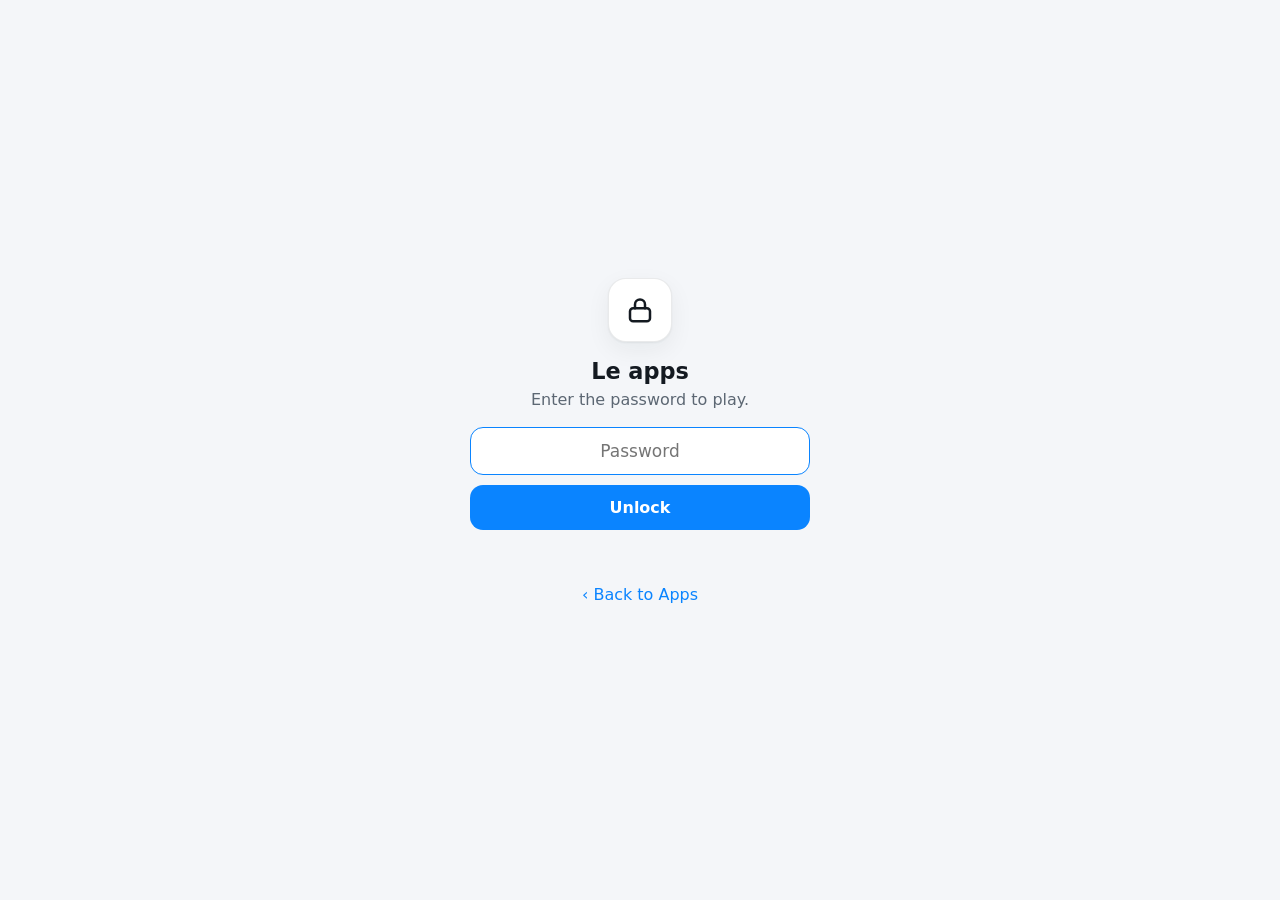
<file: le/chain.html>
<!doctype html>
<html lang="en">
<head>
<meta charset="utf-8">
<meta name="viewport" content="width=device-width, initial-scale=1, viewport-fit=cover">
<title>Word Chain · Le apps</title>
<meta name="robots" content="noindex">
<meta name="theme-color" content="#f4f6f9" media="(prefers-color-scheme: light)">
<meta name="theme-color" content="#0e1116" media="(prefers-color-scheme: dark)">
<link rel="manifest" href="manifest.webmanifest">
<link rel="icon" href="icons/chain.svg">
<link rel="apple-touch-icon" href="icon-192.png">
<meta name="apple-mobile-web-app-capable" content="yes">
<meta name="mobile-web-app-capable" content="yes">
<link rel="stylesheet" href="common.css">
<script src="gate.js"></script>
<style>
.chain { display: flex; flex-direction: column; align-items: center; gap: 0; margin: 4px 0 8px; }
.slot { display: flex; gap: 4px; padding: 6px; border-radius: 14px; border: 2px solid transparent; cursor: pointer; }
.slot.active { border-color: var(--accent); background: color-mix(in srgb, var(--accent) 8%, transparent); }
.slot.pick { border-style: dashed; border-color: color-mix(in srgb, var(--accent) 55%, transparent); }
.slot .l {
  width: clamp(28px, 8.6vw, 38px); aspect-ratio: 1; border-radius: 7px; display: grid; place-items: center;
  font-weight: 800; font-size: clamp(1rem, 4.6vw, 1.3rem); text-transform: uppercase;
  background: var(--card); border: 2px solid var(--tile-edge); color: var(--ink);
}
.slot.end .l { background: var(--ink); color: var(--bg); border-color: transparent; }
.slot.solved .l { background: var(--good); color: #fff; border-color: transparent; }
.slot.given .l { background: var(--miss); color: #fff; border-color: transparent; }
.slot.solved.pop .l { animation: pop .35s ease backwards; }
.slot.solved.pop .l:nth-child(2) { animation-delay: .04s; } .slot.solved.pop .l:nth-child(3) { animation-delay: .08s; }
.slot.solved.pop .l:nth-child(4) { animation-delay: .12s; } .slot.solved.pop .l:nth-child(5) { animation-delay: .16s; }
.slot.solved.pop .l:nth-child(6) { animation-delay: .2s; } .slot.solved.pop .l:nth-child(7) { animation-delay: .24s; }
@keyframes pop { 50% { transform: scale(1.15); } }
.slot.shake { animation: shake .4s; }
.link { height: 20px; display: flex; align-items: center; justify-content: center; color: var(--soft); font-size: .76rem; font-weight: 700; letter-spacing: .04em; text-transform: lowercase; }
.link i { width: 2px; height: 12px; background: var(--edge); border-radius: 2px; }
.mist { text-align: center; color: var(--soft); font-weight: 650; font-size: .9rem; margin: 6px 0 0; min-height: 1.3em; }
</style>
</head>
<body class="game">
<div class="main">
  <div class="chain" id="chain"></div>
  <div class="mist" id="mist"></div>
  <div class="guess-box" id="gbox">
    <input id="gin" type="text" autocomplete="off" autocorrect="off" autocapitalize="off" spellcheck="false" enterkeyhint="go" placeholder="Type the highlighted word">
    <button class="btn" id="gbtn" type="button">Guess</button>
  </div>
  <div class="row-c" id="giveRow"><button class="btn ghost" id="giveup">Reveal all</button></div>
  <div id="end"></div>
</div>
<script src="data/chain.js"></script>
<script src="common.js"></script>
<script>
LE.ready(function () {
  var GAME = 'chain', LEN = 6;
  var NEXT = {}, PAIR = {};
  CHAIN_PAIRS.forEach(function (p) {
    if (PAIR[p[0] + ' ' + p[1]]) return;
    PAIR[p[0] + ' ' + p[1]] = 1; (NEXT[p[0]] = NEXT[p[0]] || []).push(p[1]);
  });
  var STARTS = Object.keys(NEXT).sort();
  var orig, words, shown, state, mistakes, wrongs, active, done, won, guessesN;
  var chainEl = document.getElementById('chain'), input = document.getElementById('gin'), endEl = document.getElementById('end');

  LE.shell({ game: GAME, title: 'Word Chain', help: help, stats: showStats });
  function help() {
    LE.modal('How to play', '<p>You get the first and last word of a six-word chain. Fill in the four words in between.</p>' +
      '<p>Each word goes with the next to make a compound word or common phrase: <b>cook</b> → <b>book</b> → <b>worm</b> → <b>hole</b>…</p>' +
      '<p>You can work down from the top or up from the bottom: tap the highlighted word you want to solve. Every wrong guess reveals one more letter of that word. Fewer mistakes is better.</p>');
  }
  function showStats() {
    var m = LE.modal('Statistics', LE.statsHTML(GAME, null, 'mistakes per chain'));
    if (done) m.body.appendChild(LE.endActions(GAME, shareText, newGame));
  }

  function makeChain(rnd) {
    for (var tries = 0; tries < 5000; tries++) {
      var w = [STARTS[Math.floor(rnd() * STARTS.length)]];
      while (w.length < LEN) {
        var nx = (NEXT[w[w.length - 1]] || []).filter(function (x) { return w.indexOf(x) < 0; });
        if (!nx.length) break;
        w.push(nx[Math.floor(rnd() * nx.length)]);
      }
      if (w.length === LEN) return w;
    }
    return ['cook', 'book', 'worm', 'hole', 'punch', 'line'];
  }

  function newGame() {
    document.querySelectorAll('.modal-back').forEach(function (m) { m.remove(); });
    var rnd = LE.free ? LE.rand : LE.rng(LE.hash('le-chain-' + LE.today()));
    words = makeChain(rnd); orig = words.slice();
    shown = words.map(function (w, i) { return i === 0 || i === LEN - 1 ? w.length : 1; });
    state = words.map(function (w, i) { return i === 0 || i === LEN - 1 ? 'end' : ''; });
    wrongs = words.map(function () { return 0; });
    mistakes = 0; guessesN = 0; done = won = false;
    if (!LE.free) {
      var st = LE.dayState(GAME);
      if (st && st.orig && st.orig.join() === orig.join()) {
        words = st.words; shown = st.shown; state = st.state; wrongs = st.wrongs; mistakes = st.mistakes; guessesN = st.n || 0; done = !!st.done; won = !!st.won;
      }
    }
    active = null;
    endEl.innerHTML = '';
    document.getElementById('gbox').style.display = ''; document.getElementById('giveRow').style.display = '';
    pickDefault(); render();
    if (done) finish(false);
  }
  function candidates() {
    var top = -1, bot = -1;
    for (var i = 1; i < LEN - 1; i++) if (!state[i]) { top = i; break; }
    for (i = LEN - 2; i > 0; i--) if (!state[i]) { bot = i; break; }
    var c = []; if (top > 0) c.push(top); if (bot > 0 && bot !== top) c.push(bot);
    return c;
  }
  function pickDefault() { var c = candidates(); if (c.indexOf(active) < 0) active = c.length ? c[0] : null; }
  function save() {
    if (LE.free) return;
    LE.saveDay(GAME, { orig: orig, words: words, shown: shown, state: state, wrongs: wrongs, mistakes: mistakes, n: guessesN, done: done, won: won, guesses: state.filter(function (s) { return s === 'solved' || s === 'given'; }) });
  }
  function render(popIdx) {
    chainEl.innerHTML = '';
    var cands = candidates();
    words.forEach(function (w, i) {
      if (i > 0) {
        var lk = LE.el('div', 'link');
        var known = (state[i - 1] && state[i]);
        if (known) lk.textContent = words[i - 1] + words[i]; else lk.innerHTML = '<i></i>';
        chainEl.appendChild(lk);
      }
      var s = LE.el('div', 'slot ' + (state[i] || '') + (i === active && !done ? ' active' : cands.indexOf(i) >= 0 && !done ? ' pick' : '') + (i === popIdx ? ' pop' : ''));
      for (var k = 0; k < w.length; k++) {
        var l = LE.el('div', 'l'); l.textContent = (state[i] || k < shown[i]) ? w[k] : ''; s.appendChild(l);
      }
      s.onclick = function () { if (!done && cands.indexOf(i) >= 0) { active = i; render(); input.focus({ preventScroll: true }); } };
      chainEl.appendChild(s);
    });
    document.getElementById('mist').textContent = done ? '' : mistakes ? mistakes + (mistakes === 1 ? ' mistake' : ' mistakes') : '';
    input.placeholder = active != null ? 'Word ' + (active + 1) + ' · starts with ' + words[active].slice(0, shown[active]).toUpperCase() : '';
  }
  function guess() {
    if (done || active == null) return;
    var g = input.value.trim().toLowerCase().replace(/[^a-z]/g, '');
    if (!g) return;
    var i = active, ans = words[i], pre = ans.slice(0, shown[i]);
    if (g.indexOf(pre) !== 0) { LE.toast('It starts with ' + pre.toUpperCase()); return; }
    guessesN++;
    input.value = '';
    var ok = g === ans || (PAIR[words[i - 1] + ' ' + g] && PAIR[g + ' ' + words[i + 1]]);
    if (ok) {
      words[i] = g; state[i] = 'solved';
      pickDefault(); check(); save(); render(i);
      return;
    }
    mistakes++; wrongs[i]++;
    shown[i] = Math.min(ans.length, shown[i] + 1);
    if (shown[i] >= ans.length) { state[i] = 'given'; LE.toast('It was ' + ans.toUpperCase()); pickDefault(); }
    check(); save(); render();
    var el = chainEl.querySelectorAll('.slot')[i]; el.classList.remove('shake'); void el.offsetWidth; el.classList.add('shake');
  }
  function check() {
    if (state.every(function (s) { return s; })) {
      done = true; won = true;
      if (!LE.free) LE.record(GAME, true, mistakes);
      LE.toast(mistakes === 0 ? 'Flawless!' : 'Chain complete!', 2000);
      setTimeout(function () { finish(true); }, 600);
    }
  }
  document.getElementById('gbtn').onclick = guess;
  input.addEventListener('keydown', function (e) { if (e.key === 'Enter') { e.preventDefault(); guess(); } });
  document.getElementById('giveup').onclick = function () {
    if (done) return;
    for (var i = 1; i < LEN - 1; i++) if (!state[i]) state[i] = 'given';
    done = true; won = false;
    if (!LE.free) LE.record(GAME, false, mistakes);
    save(); render(); finish(false);
  };
  function shareText() {
    var em = words.slice(1, -1).map(function (w, k) {
      var i = k + 1; if (state[i] === 'given') return '⬛';
      return wrongs[i] === 0 ? '🟩' : wrongs[i] === 1 ? '🟨' : wrongs[i] === 2 ? '🟧' : '🟥';
    }).join('');
    return 'Word Chain ' + (LE.free ? '(free play)' : LE.today()) + '\n' + words[0].toUpperCase() + ' ' + em + ' ' + words[LEN - 1].toUpperCase() + '\n' + mistakes + (mistakes === 1 ? ' mistake' : ' mistakes');
  }
  function finish(popup) {
    document.getElementById('gbox').style.display = 'none'; document.getElementById('giveRow').style.display = 'none';
    render();
    endEl.innerHTML = '<div class="answer-banner">' + (won ? (mistakes === 0 ? '🎉 Flawless chain' : '🎉 Solved with ' + mistakes + (mistakes === 1 ? ' mistake' : ' mistakes')) : 'Revealed') + '</div>';
    endEl.appendChild(LE.endActions(GAME, shareText, newGame));
    if (popup && !LE.free) setTimeout(showStats, 900);
  }
  newGame();
});
</script>
<script src="update.js"></script>
</body>
</html>
</file>
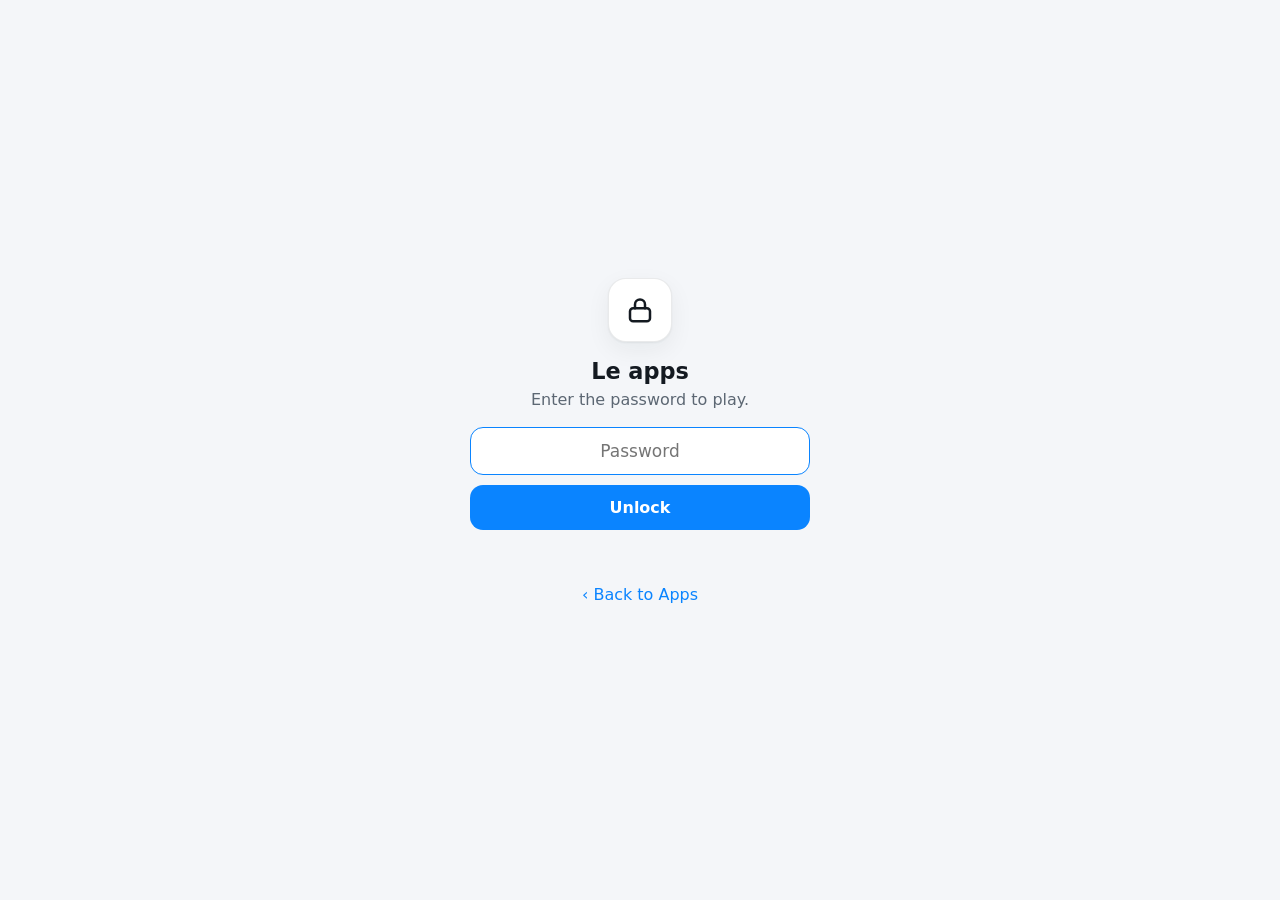
<file: le/elementle.html>
<!doctype html>
<html lang="en">
<head>
<meta charset="utf-8">
<meta name="viewport" content="width=device-width, initial-scale=1, viewport-fit=cover">
<title>Elements · Le apps</title>
<meta name="robots" content="noindex">
<meta name="theme-color" content="#f4f6f9" media="(prefers-color-scheme: light)">
<meta name="theme-color" content="#0e1116" media="(prefers-color-scheme: dark)">
<link rel="manifest" href="manifest.webmanifest">
<link rel="icon" href="icons/elementle.svg">
<link rel="apple-touch-icon" href="icon-192.png">
<meta name="apple-mobile-web-app-capable" content="yes">
<meta name="mobile-web-app-capable" content="yes">
<link rel="stylesheet" href="common.css">
<script src="gate.js"></script>
<style>
.ehead, .erow { display: grid; grid-template-columns: 48px minmax(0,1fr) minmax(0,1fr) minmax(0,1fr) minmax(0,.75fr) minmax(0,1.7fr) minmax(0,1.05fr) minmax(0,1.15fr); gap: 3px; }
.ehead { font-size: .58rem; font-weight: 700; color: var(--soft); text-transform: uppercase; letter-spacing: .03em; text-align: center; margin: 14px 0 5px; }
.erows { display: flex; flex-direction: column; gap: 5px; }
.erow > div {
  min-height: 46px; border-radius: 9px; display: flex; flex-direction: column; align-items: center; justify-content: center;
  font-weight: 700; font-size: .8rem; text-align: center; line-height: 1.1; padding: 3px 2px; background: var(--card); border: 1px solid var(--edge);
}
.erow > div small { font-size: .62rem; font-weight: 600; opacity: .9; }
.erow .sym { background: var(--ink); color: var(--bg); border: 0; font-size: 1.1rem; }
.erow .sym small { font-size: .56rem; max-width: 100%; overflow: hidden; text-overflow: ellipsis; white-space: nowrap; }
.erow .g { background: var(--good); color: #fff; border-color: transparent; }
.erow .y { background: var(--near); color: #fff; border-color: transparent; }
.erow .x { background: var(--miss); color: #fff; border-color: transparent; }
.erow .tiny { font-size: .62rem; line-height: 1.15; overflow-wrap: anywhere; }
.erow > div { font-size: .76rem; }
.erow.empty > div { background: transparent; }
.erow.new > div:not(.sym) { animation: flipin .45s ease backwards; }
.erow.new > div:nth-child(3) { animation-delay: .06s; } .erow.new > div:nth-child(4) { animation-delay: .12s; }
.erow.new > div:nth-child(5) { animation-delay: .18s; } .erow.new > div:nth-child(6) { animation-delay: .24s; }
.erow.new > div:nth-child(7) { animation-delay: .3s; } .erow.new > div:nth-child(8) { animation-delay: .36s; }
@keyframes flipin { from { transform: rotateX(90deg); } }
.ptable { display: grid; grid-template-columns: repeat(18, 1fr); gap: 2px; margin-top: 18px; }
.ptable div {
  aspect-ratio: 1; border-radius: 3px; display: flex; align-items: center; justify-content: center; font-size: clamp(.5rem, 2.3vw, .72rem);
  font-weight: 700; background: var(--card); border: 1px solid var(--edge); color: var(--ink); cursor: pointer; user-select: none;
}
.ptable div.gap { visibility: hidden; }
.ptable div.g { background: var(--good); color: #fff; border-color: transparent; }
.ptable div.y { background: var(--near); color: #fff; border-color: transparent; }
.ptable div.x { background: var(--miss); color: #fff; border-color: transparent; opacity: .75; }
.ptable div.sel { outline: 2px solid var(--accent); outline-offset: 1px; }
.ptable .frow { margin-top: 5px; }
.legend { color: var(--soft); font-size: .78rem; text-align: center; margin-top: 8px; }
</style>
</head>
<body class="game">
<div class="main">
  <div id="inputSlot"></div>
  <div class="ehead"><span>Element</span><span>No.</span><span>Group</span><span>Period</span><span>Block</span><span>Type</span><span>Phase</span><span>Mass</span></div>
  <div class="erows" id="rows"></div>
  <div id="end"></div>
  <div class="ptable" id="ptable"></div>
  <div class="legend">Tap an element in the table to pick it.</div>
</div>
<script src="data/elements.js"></script>
<script src="common.js"></script>
<script>
LE.ready(function () {
  var GAME = 'elementle', MAX = 8, E = ELEMENTS;
  var target, guesses, done, won, input, sug, btn, sel = null;
  var rowsEl = document.getElementById('rows'), endEl = document.getElementById('end'), tableEl = document.getElementById('ptable');

  LE.shell({ game: GAME, title: 'Elements', help: help, stats: showStats });
  function help() {
    LE.modal('How to play', '<p>Guess the mystery chemical element in ' + MAX + ' tries. Type a name or symbol, or tap the periodic table.</p>' +
      '<p>Each guess is compared with the answer on atomic number, group, period, block, type, phase at room temperature and atomic mass.</p>' +
      '<p><b style="color:var(--good)">Green</b> is a match. <b style="color:var(--near)">Yellow</b> is close (within 5 for number and mass, 2 groups, 1 period). Arrows show whether the answer is higher ↑ or lower ↓.</p>');
  }
  function showStats() {
    var m = LE.modal('Statistics', LE.statsHTML(GAME, MAX));
    if (done) m.body.appendChild(LE.endActions(GAME, shareText, newGame));
  }

  function norm(s) { return (s || '').toLowerCase().replace(/[^a-z]/g, ''); }
  function find(text) {
    var t = (text || '').trim(), n = norm(t);
    if (!n) return null;
    for (var i = 0; i < E.length; i++) if (E[i].sym.toLowerCase() === t.toLowerCase()) return E[i];
    for (i = 0; i < E.length; i++) if (norm(E[i].name) === n || E[i].alt.some(function (a) { return norm(a) === n; })) return E[i];
    return null;
  }
  function suggest(text) {
    var n = norm(text); if (!n) return [];
    var used = {}; guesses.forEach(function (g) { used[g.z] = 1; });
    var a = [], b = [];
    E.forEach(function (e) {
      if (used[e.z]) return;
      if (e.sym.toLowerCase() === n) a.unshift(e);
      else if (norm(e.name).indexOf(n) === 0 || e.alt.some(function (x) { return norm(x).indexOf(n) === 0; })) a.push(e);
      else if (norm(e.name).indexOf(n) > 0) b.push(e);
    });
    return a.concat(b).slice(0, 8);
  }

  // ---------- comparison ----------
  var SHORT = { 'Alkali metal': 'Alkali metal', 'Alkaline earth': 'Alkaline earth', 'Transition metal': 'Transition', 'Post-transition': 'Post-transition',
    'Metalloid': 'Metalloid', 'Nonmetal': 'Nonmetal', 'Halogen': 'Halogen', 'Noble gas': 'Noble gas', 'Lanthanide': 'Lanthanide', 'Actinide': 'Actinide' };
  function arrow(t, g) { return t > g ? ' ↑' : t < g ? ' ↓' : ''; }
  function cmp(g, t) {
    var out = [];
    out.push({ c: g.z === t.z ? 'g' : Math.abs(g.z - t.z) <= 5 ? 'y' : 'x', v: g.z + arrow(t.z, g.z) });
    if (g.group && t.group) out.push({ c: g.group === t.group ? 'g' : Math.abs(g.group - t.group) <= 2 ? 'y' : 'x', v: g.group + arrow(t.group, g.group) });
    else out.push({ c: g.group === t.group ? 'g' : 'x', v: g.group || 'f' });
    out.push({ c: g.period === t.period ? 'g' : Math.abs(g.period - t.period) === 1 ? 'y' : 'x', v: g.period + arrow(t.period, g.period) });
    out.push({ c: g.block === t.block ? 'g' : 'x', v: g.block });
    out.push({ c: g.type === t.type ? 'g' : 'x', v: SHORT[g.type] || g.type, tiny: 1 });
    out.push({ c: g.phase === t.phase ? 'g' : 'x', v: g.phase, tiny: 1 });
    var gm = Math.round(g.mass), tm = Math.round(t.mass);
    out.push({ c: gm === tm ? 'g' : Math.abs(g.mass - t.mass) <= 5 ? 'y' : 'x', v: (Number.isInteger(g.mass) && g.z >= 43 && (g.z === 43 || g.z === 61 || g.z >= 84) ? '[' + gm + ']' : gm) + arrow(t.mass, g.mass) });
    return out;
  }
  function row(g, animate) {
    var r = LE.el('div', 'erow' + (animate ? ' new' : ''));
    var s = LE.el('div', 'sym' + (g.z === target.z ? ' g' : '')); s.innerHTML = LE.esc(g.sym) + '<small>' + LE.esc(g.name) + '</small>';
    r.appendChild(s);
    cmp(g, target).forEach(function (c) {
      var d = LE.el('div', c.c + (c.tiny ? ' tiny' : '')); d.textContent = c.v; r.appendChild(d);
    });
    return r;
  }
  function emptyRow() {
    var r = LE.el('div', 'erow empty'); for (var i = 0; i < 8; i++) r.appendChild(LE.el('div')); return r;
  }

  // ---------- periodic table ----------
  var cells = {};
  function pos(e) {
    if (e.group) return [e.period, e.group];
    var base = e.period === 6 ? 57 : 89;
    return [e.period + 2, 3 + (e.z - base)]; // f-block rows under the table
  }
  (function buildTable() {
    var grid = {};
    E.forEach(function (e) { var p = pos(e); grid[p[0] + ':' + p[1]] = e; });
    for (var r = 1; r <= 9; r++) for (var c = 1; c <= 18; c++) {
      var e = grid[r + ':' + c], d = LE.el('div', e ? '' : 'gap');
      if (r >= 8) d.className += ' frow';
      if (e) { d.textContent = e.sym; d.title = e.name; d._e = e; cells[e.z] = d; }
      tableEl.appendChild(d);
    }
  })();
  tableEl.addEventListener('click', function (ev) {
    var d = ev.target.closest('div'); if (!d || !d._e || done) return;
    if (guesses.some(function (g) { return g.z === d._e.z; })) { LE.toast('Already guessed'); return; }
    if (sel === d._e) { guess(d._e); return; }
    sel = d._e; input.value = d._e.name; paintTable();
    btn.textContent = 'Guess ' + d._e.sym;
  });
  function paintTable() {
    var best = {};
    guesses.forEach(function (g) { var c = cmp(g, target)[0].c; best[g.z] = g.z === target.z ? 'g' : c === 'y' ? 'y' : 'x'; });
    E.forEach(function (e) {
      var d = cells[e.z]; d.className = (pos(e)[0] >= 8 ? 'frow ' : '') + (best[e.z] || '') + (sel === e ? ' sel' : '');
      if (done && e.z === target.z) d.className += ' g';
    });
  }

  // ---------- input ----------
  function buildInput() {
    var slot = document.getElementById('inputSlot'); slot.innerHTML = '';
    var box = LE.el('div', 'guess-box');
    box.innerHTML = '<input type="text" autocomplete="off" autocorrect="off" autocapitalize="off" spellcheck="false" enterkeyhint="go" placeholder="Element name or symbol"><div class="suggest down"></div><button class="btn" type="button">Guess</button>';
    slot.appendChild(box);
    input = box.querySelector('input'); sug = box.querySelector('.suggest'); btn = box.querySelector('button');
    var items = [];
    function render() {
      items = suggest(input.value); sug.innerHTML = '';
      items.forEach(function (e, i) {
        var d = LE.el('div', i === 0 ? 'on' : ''); d.innerHTML = '<b>' + LE.esc(e.sym) + '</b> &nbsp;' + LE.esc(e.name);
        d.addEventListener('mousedown', function (ev) { ev.preventDefault(); pick(e); });
        sug.appendChild(d);
      });
      sug.style.display = items.length && input.value ? 'block' : 'none';
      sel = null; btn.textContent = 'Guess'; paintTable();
    }
    function pick(e) { input.value = ''; items = []; sug.style.display = 'none'; guess(e); }
    function submit() {
      if (!input.value.trim()) return;
      var e = (sel && sel.name === input.value) ? sel : find(input.value);
      if (!e) e = suggest(input.value)[0];
      if (!e) { LE.toast('Not an element'); return; }
      if (guesses.some(function (g) { return g.z === e.z; })) { LE.toast('Already guessed'); return; }
      pick(e);
    }
    input.addEventListener('input', render);
    input.addEventListener('blur', function () { setTimeout(function () { sug.style.display = 'none'; }, 120); });
    input.addEventListener('keydown', function (ev) { if (ev.key === 'Enter') { ev.preventDefault(); submit(); } });
    btn.addEventListener('click', submit);
    return box;
  }

  // ---------- game ----------
  var box;
  function newGame() {
    document.querySelectorAll('.modal-back').forEach(function (m) { m.remove(); });
    if (LE.free) { target = E[LE.deckNext('elementle', E.map(function (e) { return e.z; })) - 1]; guesses = []; done = won = false; }
    else {
      var order = LE.shuffle(E.map(function (e) { return e.z; }), LE.rng(LE.hash('le-elementle')));
      target = E[order[((LE.dayIndex() % order.length) + order.length) % order.length] - 1];
      var st = LE.dayState(GAME) || {};
      guesses = (st.guesses || []).map(function (z) { return E[z - 1]; });
      done = !!st.done; won = !!st.won;
    }
    sel = null;
    box = buildInput();
    endEl.innerHTML = '';
    render(false);
    if (done) finish(false);
  }
  function render(animateLast) {
    rowsEl.innerHTML = '';
    guesses.forEach(function (g, i) { rowsEl.appendChild(row(g, animateLast && i === guesses.length - 1)); });
    for (var i = guesses.length; i < MAX; i++) rowsEl.appendChild(emptyRow());
    paintTable();
  }
  function guess(e) {
    if (done) return;
    sel = null; btn.textContent = 'Guess'; input.value = '';
    guesses.push(e);
    won = e.z === target.z; done = won || guesses.length >= MAX;
    if (!LE.free) LE.saveDay(GAME, { guesses: guesses.map(function (g) { return g.z; }), done: done, won: won, n: guesses.length });
    render(true);
    if (done) {
      if (!LE.free) LE.record(GAME, won, guesses.length);
      LE.toast(won ? 'Element found!' : target.name, 2200);
      setTimeout(function () { finish(true); }, 500);
    }
  }
  function shareText() {
    var em = { g: '🟩', y: '🟨', x: '⬛' };
    return 'Elements ' + (LE.free ? '(free play)' : LE.today()) + ' ' + (won ? guesses.length : 'X') + '/' + MAX + '\n' +
      guesses.map(function (g) { return cmp(g, target).map(function (c) { return em[c.c]; }).join(''); }).join('\n');
  }
  function finish(popup) {
    box.style.display = 'none';
    paintTable();
    var t = target;
    endEl.innerHTML = '<div class="answer-banner" style="margin-top:12px">' + (won ? '🎉 ' : '') + 'It was <b>' + LE.esc(t.name) + '</b> (' + t.sym + ', ' + t.z + ')<div class="muted" style="font-weight:500;font-size:.88rem;margin-top:4px">' +
      LE.esc(t.type) + ' · ' + (t.group ? 'group ' + t.group : 'f-block') + ', period ' + t.period + ' · ' + t.phase.toLowerCase() + ' at room temperature</div></div>';
    endEl.appendChild(LE.endActions(GAME, shareText, newGame));
    if (popup && !LE.free) setTimeout(showStats, 900);
  }
  newGame();
});
</script>
<script src="update.js"></script>
</body>
</html>
</file>
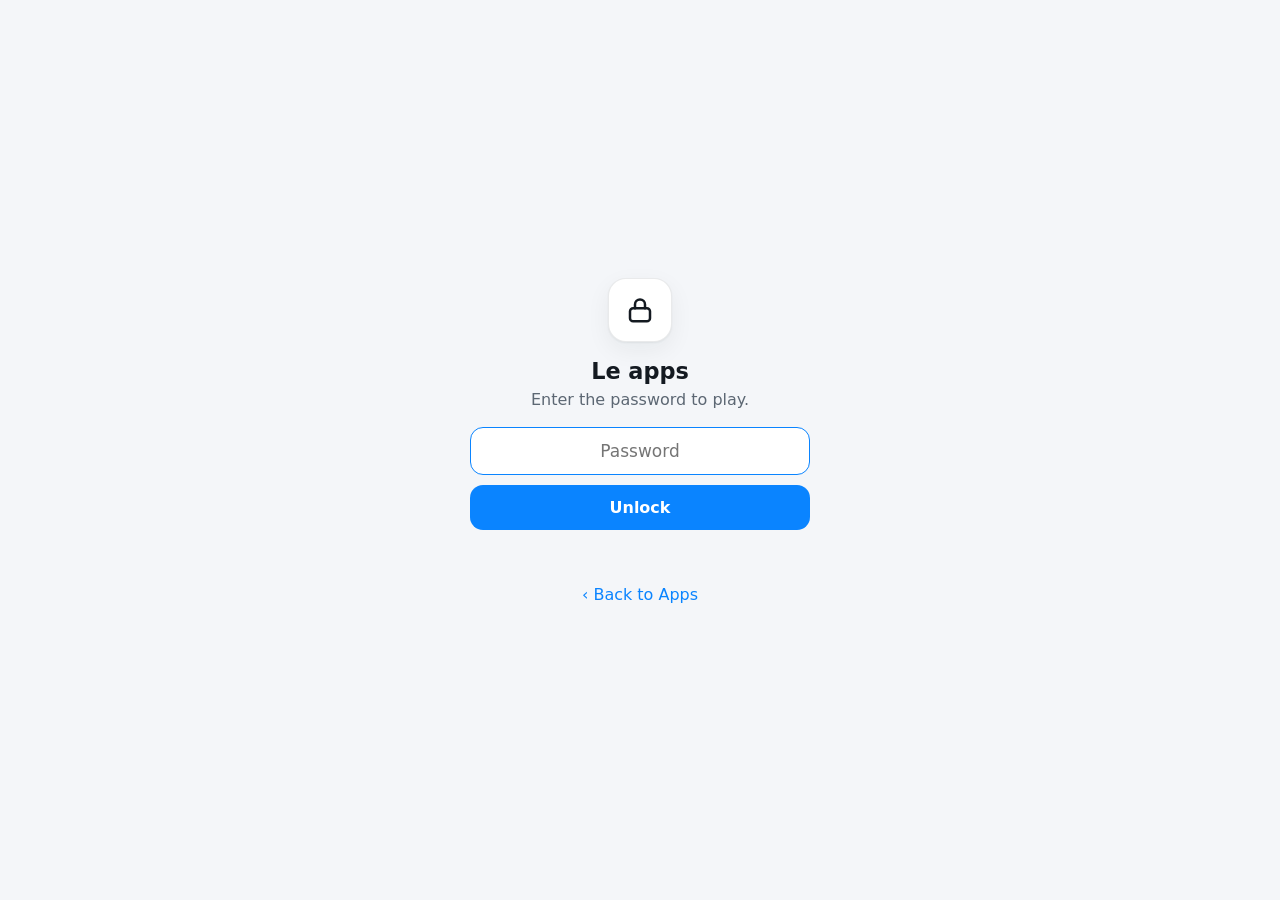
<file: le/flagcolors.html>
<!doctype html>
<html lang="en">
<head>
<meta charset="utf-8">
<meta name="viewport" content="width=device-width, initial-scale=1, viewport-fit=cover">
<title>Flag Colors · Le apps</title>
<meta name="robots" content="noindex">
<meta name="theme-color" content="#f4f6f9" media="(prefers-color-scheme: light)">
<meta name="theme-color" content="#0e1116" media="(prefers-color-scheme: dark)">
<link rel="manifest" href="manifest.webmanifest">
<link rel="icon" href="icons/flagcolors.svg">
<link rel="apple-touch-icon" href="icon-192.png">
<meta name="apple-mobile-web-app-capable" content="yes">
<meta name="mobile-web-app-capable" content="yes">
<link rel="stylesheet" href="common.css">
<script src="gate.js"></script>
<style>
.mystery-wrap { display: flex; justify-content: center; margin: 4px 0 6px; }
.mystery { width: 100%; max-width: 360px; aspect-ratio: 3 / 2; border-radius: 10px; box-shadow: var(--shadow); display: block; background: var(--key); }
.meter { text-align: center; color: var(--soft); font-weight: 650; font-size: .92rem; margin-top: 8px; min-height: 1.3em; }
.clist { display: flex; flex-direction: column; gap: 8px; margin-top: 12px; }
.citem { display: flex; align-items: center; gap: 12px; padding: 8px 12px 8px 8px; background: var(--card); border: 1px solid var(--edge); border-radius: 14px; }
.citem canvas { width: 72px; aspect-ratio: 3 / 2; border-radius: 5px; flex: none; display: block; background: var(--key); }
.citem .nm { flex: 1; min-width: 0; font-weight: 650; overflow: hidden; text-overflow: ellipsis; white-space: nowrap; }
.citem .pc { font-weight: 750; font-variant-numeric: tabular-nums; }
.citem .bar { height: 5px; border-radius: 3px; background: var(--press); margin-top: 6px; overflow: hidden; }
.citem .bar i { display: block; height: 100%; background: var(--accent); border-radius: 3px; }
.citem.win { background: var(--good); color: #fff; border-color: transparent; }
.citem.win .bar { display: none; }
.citem.new { animation: up .25s ease; }
</style>
</head>
<body class="game">
<div class="main">
  <div class="mystery-wrap"><canvas class="mystery" id="mystery" width="360" height="240"></canvas></div>
  <div class="meter" id="meter"></div>
  <div id="inputSlot"></div>
  <div id="end"></div>
  <div class="clist" id="clist"></div>
</div>
<script src="data/countries.js"></script>
<script src="common.js"></script>
<script>
LE.ready(function () {
  var GAME = 'flagcolors', W = 330, H = 220, TOL = 40;
  var target, guesses, done, won, box, ex, revealed, tdata, gen = 0;
  var listEl = document.getElementById('clist'), endEl = document.getElementById('end');
  var myst = document.getElementById('mystery'), mctx = myst.getContext('2d');

  LE.shell({ game: GAME, title: 'Flag Colors', help: help, stats: showStats });
  function help() {
    LE.modal('How to play', '<p>Guess the mystery flag. There is no guess limit.</p>' +
      '<p>After each guess you see your flag with only the parts that are the <b>same color in the same place</b> as the mystery flag. Those parts are also painted onto the mystery flag at the top, so it fills in as you go.</p>' +
      '<p>The percentage is how much of your flag matches. A new flag every day; free play any time.</p>');
  }
  function showStats() {
    var m = LE.modal('Statistics', LE.statsHTML(GAME, null));
    if (done) m.body.appendChild(LE.endActions(GAME, shareText(), newGame));
  }

  // ---------- pixels ----------
  var cache = {};
  function pixels(c) {
    if (cache[c.c]) return cache[c.c];
    cache[c.c] = new Promise(function (res, rej) {
      var im = new Image();
      im.onload = function () {
        var cv = document.createElement('canvas'); cv.width = W; cv.height = H;
        var x = cv.getContext('2d'); x.drawImage(im, 0, 0, W, H);
        var d = x.getImageData(0, 0, W, H).data; d.img = im;
        res(d);
      };
      im.onerror = function () { delete cache[c.c]; rej(new Error('flag failed to load')); };
      im.src = 'flags/' + c.c.toLowerCase() + '.svg';
    });
    return cache[c.c];
  }
  function compare(g, t) {
    var n = W * H, m = new Uint8Array(n), hits = 0;
    for (var i = 0, p = 0; i < n; i++, p += 4) {
      var dr = g[p] - t[p], dg = g[p + 1] - t[p + 1], db = g[p + 2] - t[p + 2];
      if (dr * dr + dg * dg + db * db <= TOL * TOL) { m[i] = 1; hits++; }
    }
    // Drop speckles from anti-aliased edges: keep a pixel only if its whole
    // 3x3 neighbourhood matches (erode), then grow the kept areas back (dilate).
    var e = new Uint8Array(n), x, y, i2;
    for (y = 1; y < H - 1; y++) for (x = 1; x < W - 1; x++) {
      i2 = y * W + x;
      if (m[i2] && m[i2 - 1] && m[i2 + 1] && m[i2 - W] && m[i2 + W] && m[i2 - W - 1] && m[i2 - W + 1] && m[i2 + W - 1] && m[i2 + W + 1]) e[i2] = 1;
    }
    var out = new Uint8Array(n); hits = 0;
    for (y = 0; y < H; y++) for (x = 0; x < W; x++) {
      i2 = y * W + x;
      var on = 0;
      for (var dy = -1; dy <= 1 && !on; dy++) for (var dx = -1; dx <= 1; dx++) {
        var yy = y + dy, xx = x + dx;
        if (yy >= 0 && yy < H && xx >= 0 && xx < W && e[yy * W + xx]) { on = 1; break; }
      }
      if (on && m[i2]) { out[i2] = 1; hits++; }
    }
    return { mask: out, pct: Math.round(hits / n * 100) };
  }
  function bgRGB() {
    var d = document.createElement('div'); d.style.color = 'var(--key)'; document.body.appendChild(d);
    var c = getComputedStyle(d).color.match(/\d+/g).map(Number); d.remove(); return c;
  }
  function paint(ctx, data, mask, w, h) {
    var bg = bgRGB(), out = ctx.createImageData(W, H), o = out.data;
    for (var i = 0, p = 0; i < W * H; i++, p += 4) {
      if (!mask || mask[i]) { o[p] = data[p]; o[p + 1] = data[p + 1]; o[p + 2] = data[p + 2]; o[p + 3] = 255; }
      else { o[p] = bg[0]; o[p + 1] = bg[1]; o[p + 2] = bg[2]; o[p + 3] = 255; }
    }
    var tmp = document.createElement('canvas'); tmp.width = W; tmp.height = H;
    tmp.getContext('2d').putImageData(out, 0, 0);
    ctx.imageSmoothingEnabled = true; ctx.imageSmoothingQuality = 'high';
    ctx.clearRect(0, 0, w, h); ctx.drawImage(tmp, 0, 0, w, h);
  }
  function drawMystery() {
    var dpr = Math.min(2, window.devicePixelRatio || 1), w = myst.clientWidth || 360;
    myst.width = Math.round(w * dpr); myst.height = Math.round(w * 2 / 3 * dpr);
    if (tdata && done) { mctx.clearRect(0, 0, myst.width, myst.height); mctx.drawImage(tdata.img, 0, 0, myst.width, myst.height); }
    else if (tdata) paint(mctx, tdata, revealed, myst.width, myst.height);
    var cov = 0; if (revealed) for (var i = 0; i < revealed.length; i++) cov += revealed[i];
    document.getElementById('meter').textContent = done ? '' : (guesses.length ? Math.round(cov / (W * H) * 100) + '% of the flag revealed' : 'Guess any country to start painting the flag');
  }
  window.addEventListener('resize', function () { if (tdata) drawMystery(); });

  // ---------- game ----------
  function newGame() {
    document.querySelectorAll('.modal-back').forEach(function (m) { m.remove(); });
    var my = ++gen;
    if (LE.free) { target = LE.randomCountry(GAME); guesses = []; done = won = false; }
    else {
      target = LE.dailyCountry(GAME);
      var st = LE.dayState(GAME) || {};
      guesses = (st.guesses || []).map(function (c) { return LE.byCode[c]; }).filter(Boolean);
      done = !!st.done; won = !!st.won;
    }
    revealed = new Uint8Array(W * H); tdata = null;
    listEl.innerHTML = ''; endEl.innerHTML = '';
    var slot = document.getElementById('inputSlot'); slot.innerHTML = '';
    ex = {}; guesses.forEach(function (g) { ex[g.c] = 1; });
    box = LE.guessBox(slot, { onGuess: guess, exclude: ex, down: true });
    if (LE.free) {
      var gu = LE.el('div', 'row-c'); gu.id = 'giveup';
      var gb = LE.el('button', 'btn ghost', 'Give up');
      gb.onclick = function () { if (!done) { done = true; won = false; drawMystery(); finish(false); } };
      gu.appendChild(gb); endEl.appendChild(gu);
    }
    drawMystery();
    pixels(target).then(function (t) {
      if (my !== gen) return;
      tdata = t;
      var old = guesses; guesses = [];
      return old.reduce(function (p, g) { return p.then(function () { return add(g, false, my); }); }, Promise.resolve());
    }).then(function () {
      if (my !== gen) return;
      drawMystery();
      if (done) finish(false);
    }).catch(function () { LE.toast('Could not load the flag. Check your connection.'); });
  }
  function add(c, animate, my) {
    return pixels(c).then(function (g) {
      if (my !== gen) return;
      var r = c.c === target.c ? { mask: null, pct: 100 } : compare(g, tdata);
      if (r.mask) for (var i = 0; i < r.mask.length; i++) if (r.mask[i]) revealed[i] = 1;
      c._pct = r.pct;
      guesses.push(c);
      var it = LE.el('div', 'citem' + (c.c === target.c ? ' win' : '') + (animate ? ' new' : ''));
      var cv = document.createElement('canvas'); cv.width = 144; cv.height = 96;
      it.appendChild(cv);
      var mid = LE.el('div', ''); mid.style.cssText = 'flex:1;min-width:0';
      var nm = LE.el('div', 'nm'); nm.textContent = c.n; mid.appendChild(nm);
      mid.appendChild(LE.el('div', 'bar', '<i style="width:' + r.pct + '%"></i>'));
      it.appendChild(mid);
      it.appendChild(LE.el('div', 'pc', c.c === target.c ? '🎉' : r.pct + '%'));
      if (r.mask) paint(cv.getContext('2d'), g, r.mask, 144, 96);
      else cv.getContext('2d').drawImage(g.img, 0, 0, 144, 96);
      listEl.insertBefore(it, listEl.firstChild);
    });
  }
  var busy = false;
  function guess(c) {
    if (done || busy || !tdata) return;
    if (ex[c.c]) { LE.toast('Already guessed'); return; }
    ex[c.c] = 1; busy = true;
    var my = gen;
    add(c, true, my).then(function () {
      busy = false;
      if (my !== gen) return;
      won = c.c === target.c; done = won;
      if (!LE.free) LE.saveDay(GAME, { guesses: guesses.map(function (g) { return g.c; }), done: done, won: won, n: guesses.length });
      drawMystery();
      if (won) {
        if (!LE.free) LE.record(GAME, true, guesses.length);
        LE.toast('Got it in ' + guesses.length + '!', 2200);
        finish(true);
      }
    }).catch(function () { busy = false; delete ex[c.c]; LE.toast('Could not load that flag'); });
  }
  function shareText() {
    var sq = guesses.map(function (g) { return g.c === target.c ? '🟩' : g._pct >= 70 ? '🟨' : g._pct >= 35 ? '🟧' : '⬜'; }).join('');
    return 'Flag Colors ' + (LE.free ? '(free play)' : LE.today()) + ' 🏳️\n' + (won ? 'Solved in ' + guesses.length + ' guesses' : 'Gave up') + '\n' + sq;
  }
  function finish(popup) {
    box.hide();
    var g = document.getElementById('giveup'); if (g) g.remove();
    var b = LE.el('div', 'answer-banner'); b.innerHTML = (won ? '🎉 ' : '') + 'The flag of <b>' + LE.esc(target.n) + '</b>';
    endEl.appendChild(b);
    endEl.appendChild(LE.endActions(GAME, shareText(), newGame));
    if (popup && !LE.free) setTimeout(showStats, 1000);
  }
  newGame();
});
</script>
<script src="update.js"></script>
</body>
</html>
</file>
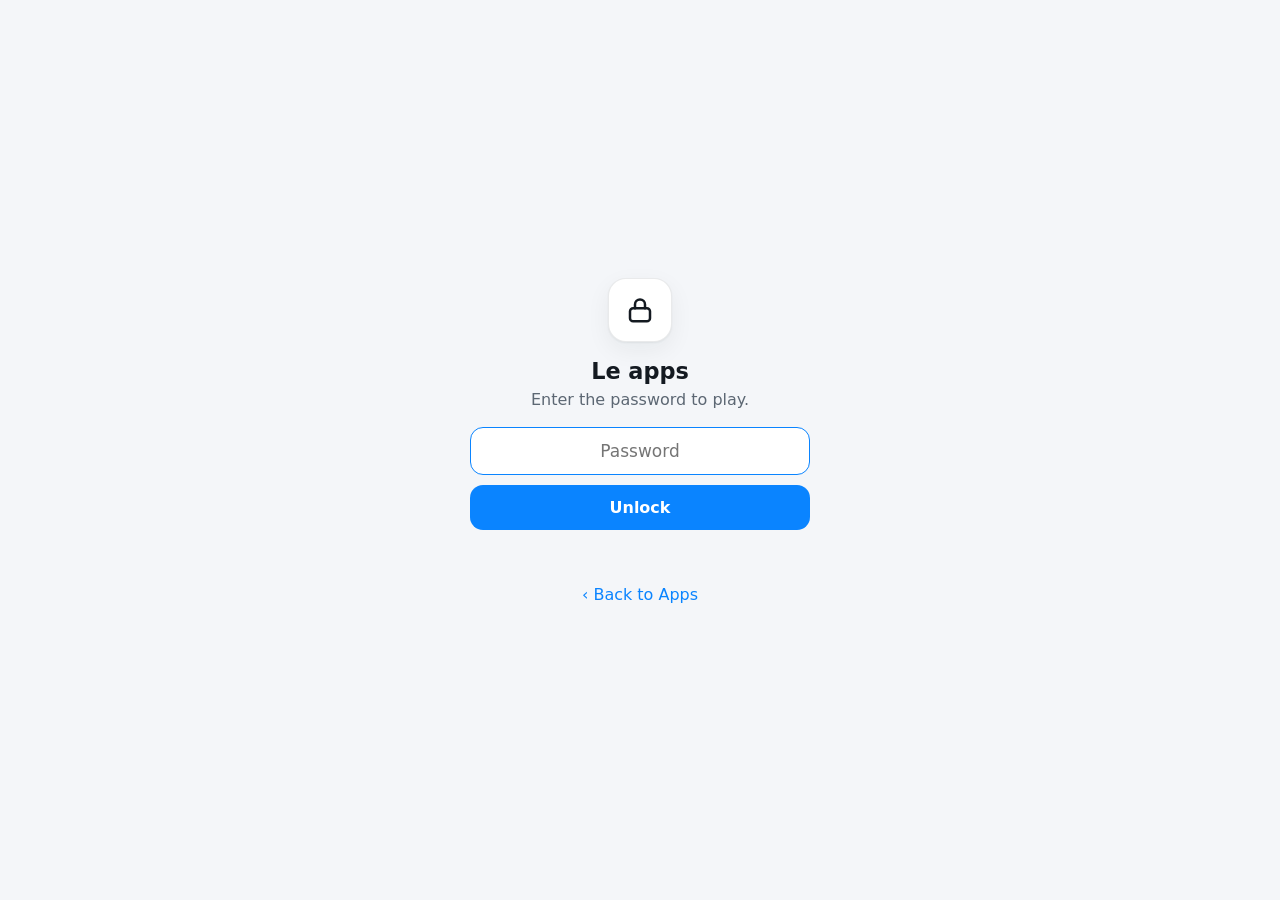
<file: le/flaggle.html>
<!doctype html>
<html lang="en">
<head>
<meta charset="utf-8">
<meta name="viewport" content="width=device-width, initial-scale=1, viewport-fit=cover">
<title>Flag Tiles · Le apps</title>
<meta name="robots" content="noindex">
<meta name="theme-color" content="#f4f6f9" media="(prefers-color-scheme: light)">
<meta name="theme-color" content="#0e1116" media="(prefers-color-scheme: dark)">
<link rel="manifest" href="manifest.webmanifest">
<link rel="icon" href="icons/flaggle.svg">
<link rel="apple-touch-icon" href="icon-192.png">
<meta name="apple-mobile-web-app-capable" content="yes">
<meta name="mobile-web-app-capable" content="yes">
<link rel="stylesheet" href="common.css">
<script src="gate.js"></script>
<style>
.flag-wrap { display: flex; justify-content: center; margin: 4px 0 6px; }
.flag { position: relative; width: 100%; max-width: 360px; aspect-ratio: 3 / 2; border-radius: 10px; overflow: hidden; box-shadow: var(--shadow); background: var(--card); }
.flag img { position: absolute; inset: 0; width: 100%; height: 100%; display: block; }
.tiles { position: absolute; inset: 0; display: grid; grid-template-columns: repeat(3, 1fr); grid-template-rows: repeat(2, 1fr); }
.tiles div {
  background: var(--key); border: 1.5px solid var(--bg); transition: opacity .45s ease, transform .45s ease;
  display: grid; place-items: center; color: var(--soft); font-weight: 800; font-size: 1.4rem;
}
.tiles div.off { opacity: 0; transform: scale(.85); }
</style>
</head>
<body class="game">
<div class="main">
  <div class="flag-wrap"><div class="flag" id="flag"><img id="img" alt=""><div class="tiles" id="tiles"></div></div></div>
  <div id="inputSlot"></div>
  <div class="rows" id="rows"></div>
  <div id="end"></div>
</div>
<script src="data/countries.js"></script>
<script src="common.js"></script>
<script>
LE.ready(function () {
  var GAME = 'flaggle', MAX = 6;
  var target, guesses, done, won, box, ex, order;
  var rowsEl = document.getElementById('rows'), endEl = document.getElementById('end');
  var img = document.getElementById('img'), flagEl = document.getElementById('flag'), tilesEl = document.getElementById('tiles');

  LE.shell({ game: GAME, title: 'Flag Tiles', help: help, stats: showStats });
  function help() {
    LE.modal('How to play', '<p>A flag is hidden under 6 tiles. Guess which country or territory it belongs to in 6 tries.</p>' +
      '<p>Every wrong guess flips one tile and tells you how far away you are, which way to go, and how close you are as a percentage.</p>' +
      '<p>A new flag every day. Free play gives you a random one any time.</p>');
  }
  function showStats() {
    var m = LE.modal('Statistics', LE.statsHTML(GAME, MAX));
    if (done) m.body.appendChild(LE.endActions(GAME, shareText(), newGame));
  }

  img.onload = function () {
    if (img.naturalWidth && img.naturalHeight) flagEl.style.aspectRatio = img.naturalWidth + ' / ' + img.naturalHeight;
  };

  function newGame() {
    document.querySelectorAll('.modal-back').forEach(function (m) { m.remove(); });
    if (LE.free) { target = LE.randomCountry(GAME); guesses = []; done = won = false; }
    else {
      target = LE.dailyCountry(GAME);
      var st = LE.dayState(GAME) || {};
      guesses = (st.guesses || []).map(function (c) { return LE.byCode[c]; }).filter(Boolean);
      done = !!st.done; won = !!st.won;
    }
    order = LE.shuffle([0, 1, 2, 3, 4, 5], LE.rng(LE.hash(target.c + LE.today())));
    flagEl.style.aspectRatio = '3 / 2';
    img.src = 'flags/' + target.c.toLowerCase() + '.svg';
    tilesEl.innerHTML = '';
    for (var i = 0; i < 6; i++) tilesEl.appendChild(LE.el('div', '', ''));
    var slot = document.getElementById('inputSlot'); slot.innerHTML = '';
    ex = {}; guesses.forEach(function (g) { ex[g.c] = 1; });
    box = LE.guessBox(slot, { onGuess: guess, exclude: ex, down: true });
    endEl.innerHTML = '';
    render();
    if (done) finish(false);
  }
  function render() {
    var shown = done ? 6 : guesses.length;
    for (var i = 0; i < 6; i++) tilesEl.children[order[i]].className = i < shown ? 'off' : '';
    rowsEl.innerHTML = '';
    guesses.forEach(function (g) { rowsEl.appendChild(LE.distRow(g, target)); });
    for (i = guesses.length; i < MAX; i++) rowsEl.appendChild(LE.emptyRow());
  }
  function guess(c) {
    if (done) return;
    if (ex[c.c]) { LE.toast('Already guessed'); return; }
    ex[c.c] = 1; guesses.push(c);
    won = c.c === target.c; done = won || guesses.length >= MAX;
    if (!LE.free) LE.saveDay(GAME, { guesses: guesses.map(function (g) { return g.c; }), done: done, won: won, n: guesses.length });
    render();
    if (done) {
      if (!LE.free) LE.record(GAME, won, guesses.length);
      LE.toast(won ? 'Correct!' : target.n, 2200);
      finish(true);
    }
  }
  function shareText() {
    return 'Flag Tiles ' + (LE.free ? '(free play)' : LE.today()) + ' ' + (won ? guesses.length : 'X') + '/' + MAX + '\n' +
      guesses.map(function (g) { return LE.shareLine(g, target); }).join('\n');
  }
  function finish(popup) {
    box.hide();
    endEl.innerHTML = '<div class="answer-banner">' + (won ? '🎉 ' : '') + 'The flag of <b>' + LE.esc(target.n) + '</b></div>';
    endEl.appendChild(LE.endActions(GAME, shareText(), newGame));
    if (popup && !LE.free) setTimeout(showStats, 900);
  }
  newGame();
});
</script>
<script src="update.js"></script>
</body>
</html>
</file>
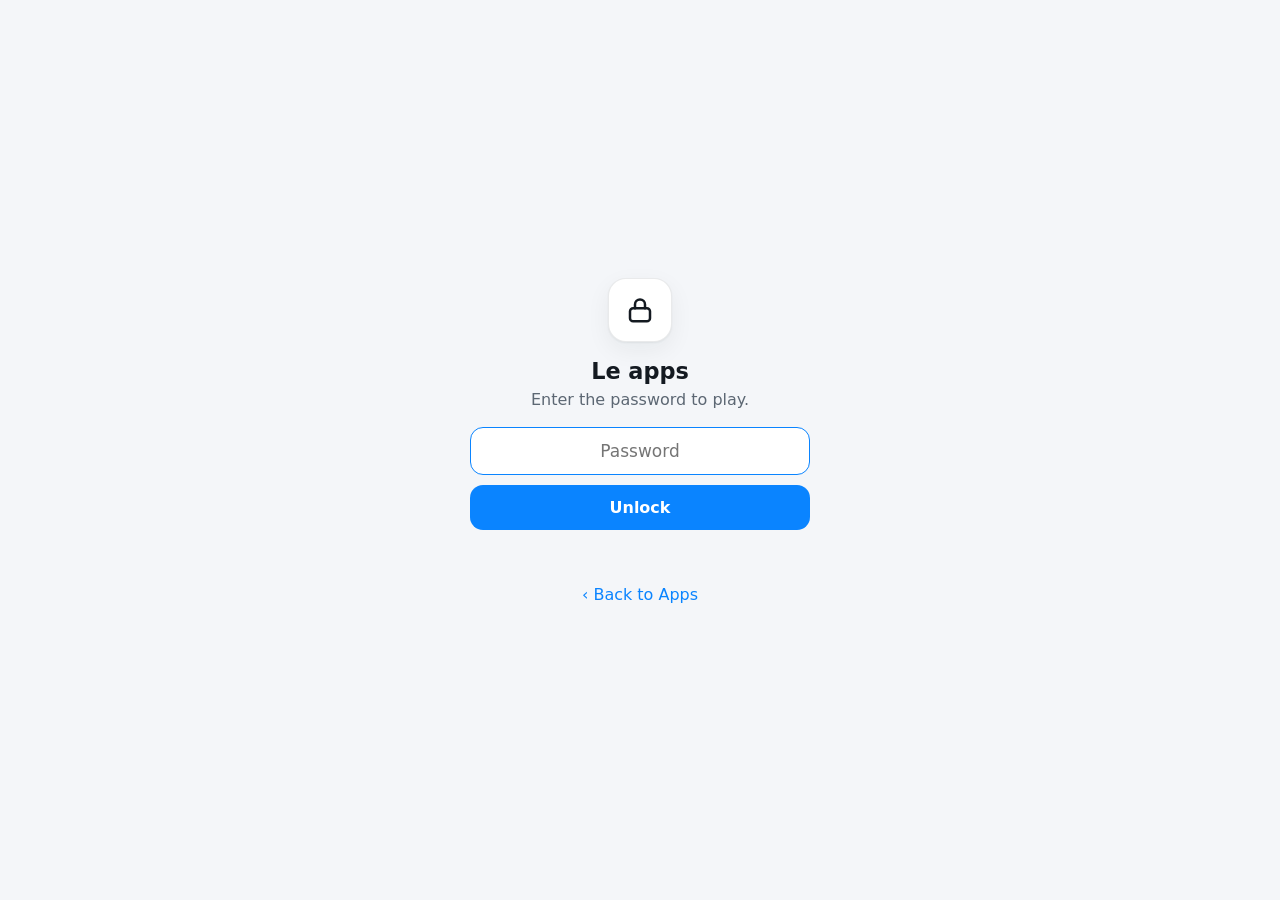
<file: le/flagmatch.html>
<!doctype html>
<html lang="en">
<head>
<meta charset="utf-8">
<meta name="viewport" content="width=device-width, initial-scale=1, viewport-fit=cover">
<title>Flag Match · Le apps</title>
<meta name="robots" content="noindex">
<meta name="theme-color" content="#f4f6f9" media="(prefers-color-scheme: light)">
<meta name="theme-color" content="#0e1116" media="(prefers-color-scheme: dark)">
<link rel="manifest" href="manifest.webmanifest">
<link rel="icon" href="icons/flagmatch.svg">
<link rel="apple-touch-icon" href="icon-192.png">
<meta name="apple-mobile-web-app-capable" content="yes">
<meta name="mobile-web-app-capable" content="yes">
<link rel="stylesheet" href="common.css">
<script src="gate.js"></script>
<style>
.score { display: flex; justify-content: space-around; text-align: center; margin: 2px 0 14px; }
.score b { display: block; font-size: 1.6rem; font-weight: 750; font-variant-numeric: tabular-nums; }
.score span { font-size: .74rem; color: var(--soft); font-weight: 600; letter-spacing: .03em; text-transform: uppercase; }
.score .pop { animation: pop .3s; }
@keyframes pop { 50% { transform: scale(1.25); } }
.prompt { display: flex; justify-content: center; align-items: center; min-height: 190px; margin-bottom: 14px; }
.prompt img { max-width: 100%; max-height: 220px; border-radius: 8px; box-shadow: var(--shadow); display: block; }
.prompt .nm { font-size: 1.8rem; font-weight: 750; text-align: center; letter-spacing: -.01em; padding: 0 10px; }
.opts { display: grid; gap: 10px; }
.opts.names { grid-template-columns: 1fr; }
.opts.flags { grid-template-columns: 1fr 1fr; }
.opt {
  border: 2px solid var(--edge); background: var(--card); border-radius: 15px; padding: 14px; cursor: pointer;
  font-weight: 650; font-size: 1.05rem; box-shadow: var(--shadow); transition: transform .1s; min-height: 54px;
  display: flex; align-items: center; justify-content: center;
}
.opt:active { transform: scale(.98); }
.opts.flags .opt { padding: 10px; aspect-ratio: 3 / 2; }
.opts.flags .opt img { max-width: 100%; max-height: 100%; border-radius: 4px; display: block; box-shadow: 0 0 0 1px rgba(0,0,0,.08); }
.opt.right { border-color: var(--good); background: color-mix(in srgb, var(--good) 18%, var(--card)); }
.opt.wrong { border-color: #d0453a; background: color-mix(in srgb, #d0453a 16%, var(--card)); }
.opt .lbl { display: none; font-size: .8rem; margin-top: 4px; }
.opts.flags .opt.show { flex-direction: column; }
.opts.flags .opt.show .lbl { display: block; }
.fb { text-align: center; min-height: 1.6em; margin-top: 12px; font-weight: 650; }
.chart-card { margin-top: 22px; background: var(--card); border: 1px solid var(--edge); border-radius: 18px; box-shadow: var(--shadow); padding: 14px 14px 10px; }
.ch-head { display: flex; flex-direction: column; gap: 2px; margin-bottom: 8px; }
.ch-head b { font-size: 1rem; }
.ch-head span { color: var(--soft); font-size: .82rem; font-weight: 600; }
#chart { width: 100%; height: 170px; display: block; overflow: visible; }
#chart text { font: 600 10px system-ui, -apple-system, sans-serif; fill: var(--soft); }
.ch-legend { display: flex; flex-wrap: wrap; gap: 6px 14px; justify-content: center; font-size: .78rem; color: var(--soft); font-weight: 600; margin-top: 4px; }
.ch-legend i { display: inline-block; width: 14px; height: 3px; border-radius: 2px; vertical-align: middle; margin-right: 5px; }
.ch-empty { color: var(--soft); text-align: center; padding: 34px 10px; font-size: .92rem; }
.switch { display: flex; align-items: center; justify-content: space-between; gap: 12px; padding: 12px 0; border-bottom: 1px solid var(--edge); }
.switch input { width: 46px; height: 26px; accent-color: var(--good); }
</style>
</head>
<body class="game">
<div class="main">
  <div class="modebar"><div class="seg" id="mode"><button data-m="f2n">Flag → Country</button><button data-m="n2f">Country → Flag</button></div></div>
  <div class="score"><div><b id="streak">0</b><span>Streak</span></div><div><b id="best">0</b><span>Best</span></div><div><b id="acc">–</b><span>Correct</span></div></div>
  <div class="prompt" id="prompt"></div>
  <div class="opts" id="opts"></div>
  <div class="fb" id="fb"></div>
  <div class="row-c" id="nextRow" style="display:none"><button class="btn" id="next">Next</button></div>
  <div class="chart-card">
    <div class="ch-head"><b>Score per attempt</b><span id="chMeta"></span></div>
    <div id="chartBox"></div>
  </div>
</div>
<script src="data/countries.js"></script>
<script src="common.js"></script>
<script>
LE.ready(function () {
  var GAME = 'flagmatch';
  LE.shell({ game: GAME, title: 'Flag Match', noModes: true, sub: 'Endless', help: help, settings: settings });
  function help() {
    LE.modal('How to play', '<p>An endless flag quiz. Pick the right match from four choices and keep your streak going.</p>' +
      '<p><b>Flag → Country</b>: name the country from its flag.<br><b>Country → Flag</b>: pick the right flag for the country.</p>' +
      '<p>Wrong answers end the attempt and reset your streak. The graph below tracks your score on every attempt, so you can see yourself improve.</p>' +
      '<p>The other choices are usually nearby countries, so watch the details.</p>');
  }
  var mode = LE.get('flagmatch:mode', 'f2n'), terr = LE.get('flagmatch:terr', false);
  var streak = 0, best = LE.get('flagmatch:best', 0), right = 0, total = 0, recent = [], locked = false, cur = null, nextRound = null;
  var promptEl = document.getElementById('prompt'), optsEl = document.getElementById('opts'), fb = document.getElementById('fb');

  function settings() {
    var m = LE.modal('Settings', '<label class="switch"><span><b>Include territories</b><br><span class="muted" style="font-size:.88rem">Adds places like Greenland, Aruba and Guam</span></span><input type="checkbox"></label>' +
      '<p class="muted" style="font-size:.88rem;margin-top:14px">Lifetime best streak: <b>' + best + '</b></p>');
    var cb = m.body.querySelector('input'); cb.checked = terr;
    cb.onchange = function () { endRun(); terr = cb.checked; LE.set('flagmatch:terr', terr); nextRound = null; updateScore(); round(); };
  }
  function pool() { return LE.countries.filter(function (c) { return terr || c.d; }); }
  function flag(c) { return 'flags/' + c.c.toLowerCase() + '.svg'; }

  function makeRound() {
    var P = pool();
    var t = LE.byCode[LE.deckNext('flagmatch:' + (terr ? 'all' : 'countries'), P.map(function (c) { return c.c; }))];
    var near = P.filter(function (c) { return c.c !== t.c; })
      .map(function (c) { return { c: c, d: LE.km(c.ll, t.ll) }; })
      .sort(function (a, b) { return a.d - b.d; }).slice(0, 9).map(function (x) { return x.c; });
    var opts = LE.shuffle(near, LE.rand).slice(0, 2);
    while (opts.length < 3) {
      var r = P[Math.floor(LE.rand() * P.length)];
      if (r.c !== t.c && opts.indexOf(r) < 0) opts.push(r);
    }
    opts.push(t);
    var rd = { t: t, opts: LE.shuffle(opts, LE.rand) };
    // preload images
    (mode === 'f2n' ? [t] : rd.opts).forEach(function (c) { var im = new Image(); im.src = flag(c); });
    return rd;
  }
  function round() {
    cur = nextRound || makeRound();
    nextRound = makeRound();
    locked = false; fb.textContent = ''; document.getElementById('nextRow').style.display = 'none';
    promptEl.innerHTML = '';
    optsEl.innerHTML = '';
    if (mode === 'f2n') {
      var im = LE.el('img'); im.src = flag(cur.t); im.alt = 'Flag'; promptEl.appendChild(im);
      optsEl.className = 'opts names';
      cur.opts.forEach(function (c) { var b = LE.el('button', 'opt'); b.textContent = c.n; b._c = c; optsEl.appendChild(b); });
    } else {
      var n = LE.el('div', 'nm'); n.textContent = cur.t.n; promptEl.appendChild(n);
      optsEl.className = 'opts flags';
      cur.opts.forEach(function (c) {
        var b = LE.el('button', 'opt'); b._c = c;
        var im2 = LE.el('img'); im2.src = flag(c); im2.alt = 'Flag option'; b.appendChild(im2);
        var l = LE.el('div', 'lbl'); l.textContent = c.n; b.appendChild(l);
        optsEl.appendChild(b);
      });
    }
  }
  optsEl.addEventListener('click', function (e) {
    var b = e.target.closest('.opt'); if (!b || locked) return;
    locked = true; total++;
    var ok = b._c.c === cur.t.c;
    Array.prototype.forEach.call(optsEl.children, function (o) {
      if (o._c.c === cur.t.c) o.classList.add('right');
      if (mode === 'n2f') o.classList.add('show');
    });
    if (ok) {
      right++; streak++;
      if (streak > best) { best = streak; LE.set('flagmatch:best', best); }
      fb.textContent = ['Nice!', 'Correct!', 'Yep!', 'Spot on!'][streak % 4];
      fb.style.color = 'var(--good)';
      updateScore(true);
      setTimeout(round, mode === 'n2f' ? 900 : 650);
    } else {
      b.classList.add('wrong');
      fb.textContent = (mode === 'f2n' ? 'That was ' : 'That flag was ') + (mode === 'f2n' ? cur.t.n : b._c.n);
      fb.style.color = '#d0453a';
      endRun(true); updateScore(false);
      document.getElementById('nextRow').style.display = '';
    }
  });
  document.getElementById('next').onclick = round;
  document.addEventListener('keydown', function (e) {
    if (document.querySelector('.modal-back')) return;
    if (/^[1-4]$/.test(e.key) && !locked) { var o = optsEl.children[+e.key - 1]; if (o) o.click(); }
    if ((e.key === 'Enter' || e.key === ' ') && locked && document.getElementById('nextRow').style.display === '') { e.preventDefault(); round(); }
  });
  function updateScore(pop) {
    var s = document.getElementById('streak');
    s.textContent = streak; document.getElementById('best').textContent = best;
    document.getElementById('acc').textContent = total ? right + '/' + total : '–';
    if (pop) { s.classList.remove('pop'); void s.offsetWidth; s.classList.add('pop'); }
  }
  var seg = document.getElementById('mode');
  function paintSeg() { Array.prototype.forEach.call(seg.children, function (b) { b.className = b.dataset.m === mode ? 'on' : ''; }); }
  seg.addEventListener('click', function (e) {
    var b = e.target.closest('button'); if (!b || b.dataset.m === mode) return;
    endRun(); mode = b.dataset.m; LE.set('flagmatch:mode', mode); paintSeg(); nextRound = null; updateScore(); round(); drawChart();
  });
  // ---------- attempts history + chart ----------
  // An attempt is one run: it ends on a wrong answer (or when you switch mode or leave).
  function runs() { return LE.get('flagmatch:runs', []); }
  function endRun(force) {
    if (streak > 0 || force) {
      var r = runs(); r.push({ s: streak, m: mode, t: Date.now() });
      if (r.length > 500) r = r.slice(-500);
      LE.set('flagmatch:runs', r);
    }
    streak = 0;
    drawChart();
  }
  window.addEventListener('pagehide', function () { if (streak > 0) endRun(); });
  function drawChart() {
    var box = document.getElementById('chartBox'), meta = document.getElementById('chMeta');
    var all = runs().filter(function (r) { return r.m === mode; });
    var label = mode === 'f2n' ? 'Flag → Country' : 'Country → Flag';
    if (!all.length) {
      meta.textContent = label;
      box.innerHTML = '<div class="ch-empty">Your score for each attempt shows up here. An attempt ends when you miss one.</div>';
      return;
    }
    var data = all.slice(-60), off = all.length - data.length;
    var sum = 0; all.forEach(function (r) { sum += r.s; });
    // All-time trend: least-squares line over every attempt in this mode.
    var N = all.length, sx = 0, sy = 0, sxy = 0, sxx = 0;
    all.forEach(function (r, i) { sx += i; sy += r.s; sxy += i * r.s; sxx += i * i; });
    var den = N * sxx - sx * sx, slope = den ? (N * sxy - sx * sy) / den : 0, icpt = (sy - slope * sx) / N;
    function trendAt(i) { return Math.max(0, icpt + slope * i); }
    var tr = N >= 2 ? ' · trend ' + (slope >= 0 ? '+' : '−') + Math.abs(slope).toFixed(2) + '/attempt' : '';
    meta.textContent = label + ' · ' + all.length + (all.length === 1 ? ' attempt' : ' attempts') + ' · avg ' + (sum / all.length).toFixed(1) + tr;
    var W = box.clientWidth || 320, H = 170, L = 26, R = 8, T = 10, B = 22;
    var maxY = Math.max(5, Math.max.apply(null, data.map(function (r) { return r.s; })), N >= 2 ? trendAt(off) : 0, N >= 2 ? trendAt(N - 1) : 0);
    var step = maxY <= 10 ? 2 : maxY <= 25 ? 5 : maxY <= 60 ? 10 : 25;
    maxY = Math.ceil(maxY / step) * step;
    var n = data.length;
    function x(i) { return n === 1 ? L + (W - L - R) / 2 : L + i * (W - L - R) / (n - 1); }
    function y(v) { return T + (H - T - B) * (1 - v / maxY); }
    var svg = '<svg id="chart" viewBox="0 0 ' + W + ' ' + H + '" preserveAspectRatio="none">';
    for (var v = 0; v <= maxY; v += step) {
      svg += '<line x1="' + L + '" x2="' + (W - R) + '" y1="' + y(v) + '" y2="' + y(v) + '" stroke="var(--edge)" stroke-width="1"/>' +
             '<text x="' + (L - 6) + '" y="' + (y(v) + 3.5) + '" text-anchor="end">' + v + '</text>';
    }
    // x labels: first, middle, last attempt numbers
    [0, Math.floor((n - 1) / 2), n - 1].filter(function (v, i, a) { return a.indexOf(v) === i; }).forEach(function (i) {
      svg += '<text x="' + x(i) + '" y="' + (H - 6) + '" text-anchor="middle">#' + (off + i + 1) + '</text>';
    });
    // rolling average (last 5 attempts)
    var avg = data.map(function (r, i) {
      var a = 0, c = 0;
      for (var j = Math.max(0, off + i - 4); j <= off + i; j++) { a += all[j].s; c++; }
      return a / c;
    });
    if (n > 1) {
      svg += '<polyline fill="none" stroke="var(--near)" stroke-width="2" stroke-linejoin="round" stroke-linecap="round" stroke-dasharray="4 4" points="' +
        avg.map(function (a, i) { return x(i).toFixed(1) + ',' + y(a).toFixed(1); }).join(' ') + '"/>';
      var area = 'M' + x(0) + ',' + y(0) + ' ' + data.map(function (r, i) { return 'L' + x(i).toFixed(1) + ',' + y(r.s).toFixed(1); }).join(' ') + ' L' + x(n - 1) + ',' + y(0) + 'Z';
      svg += '<path d="' + area + '" fill="var(--accent)" opacity=".10"/>';
      svg += '<polyline fill="none" stroke="var(--accent)" stroke-width="2.4" stroke-linejoin="round" stroke-linecap="round" points="' +
        data.map(function (r, i) { return x(i).toFixed(1) + ',' + y(r.s).toFixed(1); }).join(' ') + '"/>';
    }
    if (N >= 2) {
      svg += '<line x1="' + x(0).toFixed(1) + '" y1="' + y(trendAt(off)).toFixed(1) + '" x2="' + x(n - 1).toFixed(1) + '" y2="' + y(trendAt(N - 1)).toFixed(1) +
        '" stroke="#d0453a" stroke-width="2" stroke-linecap="round" opacity=".85"/>';
    }
    var bestS = Math.max.apply(null, data.map(function (r) { return r.s; }));
    data.forEach(function (r, i) {
      var top = r.s === bestS;
      if (n <= 40 || top || i === n - 1) svg += '<circle cx="' + x(i).toFixed(1) + '" cy="' + y(r.s).toFixed(1) + '" r="' + (top || i === n - 1 ? 4 : 2.6) + '" fill="' + (top ? 'var(--good)' : 'var(--accent)') + '" stroke="var(--card)" stroke-width="1.5"/>';
    });
    svg += '</svg>';
    box.innerHTML = svg + '<div class="ch-legend"><span><i style="background:var(--accent)"></i>Score</span><span><i style="background:var(--near)"></i>5-attempt avg</span>' + (N >= 2 ? '<span><i style="background:#d0453a"></i>All-time trend</span>' : '') + '<span><i style="background:var(--good);width:8px;height:8px;border-radius:50%"></i>Best</span></div>';
  }
  window.addEventListener('resize', drawChart);

  paintSeg(); updateScore(); round(); drawChart();
});
</script>
<script src="update.js"></script>
</body>
</html>
</file>
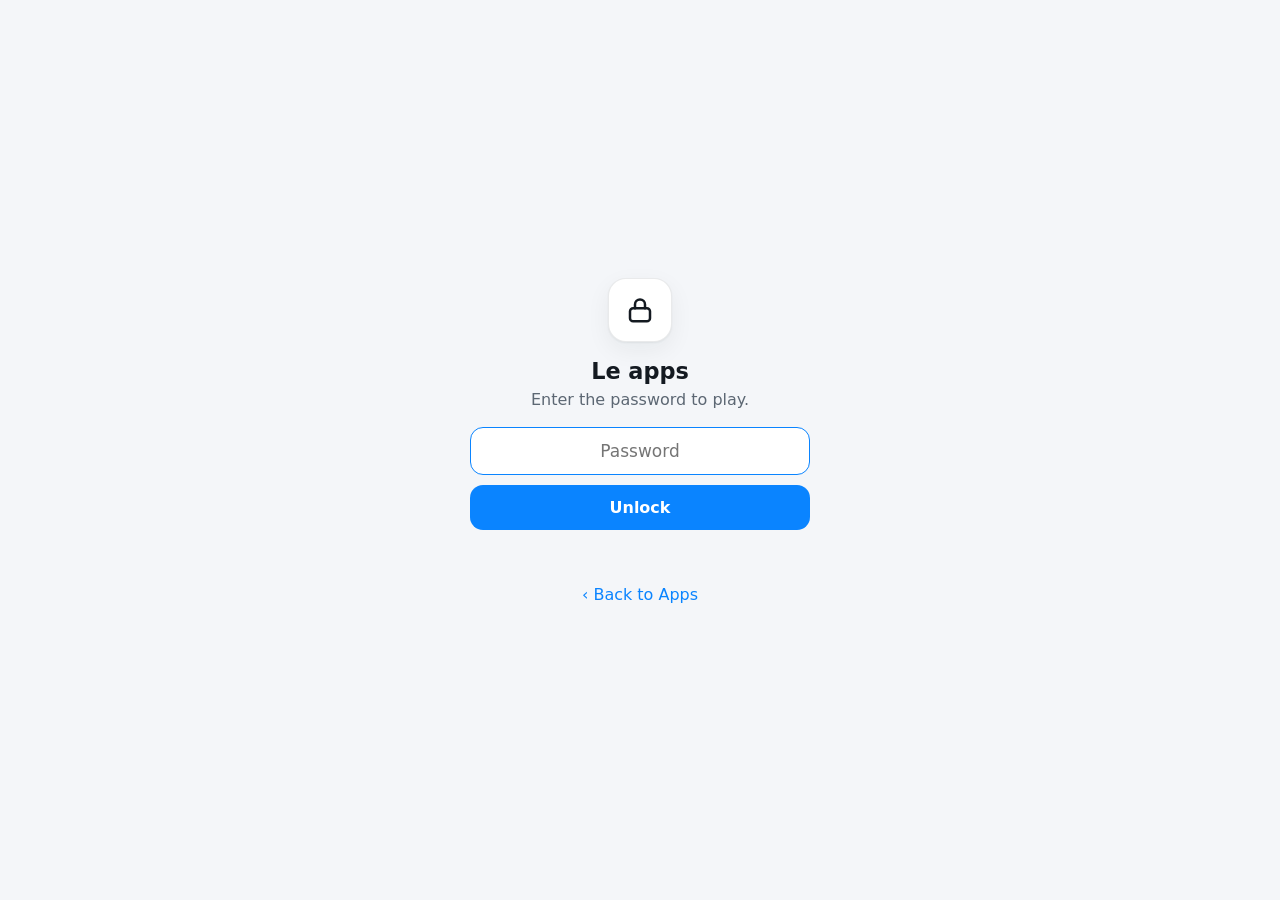
<file: le/globe.html>
<!doctype html>
<html lang="en">
<head>
<meta charset="utf-8">
<meta name="viewport" content="width=device-width, initial-scale=1, viewport-fit=cover">
<title>Globe · Le apps</title>
<meta name="robots" content="noindex">
<meta name="theme-color" content="#f4f6f9" media="(prefers-color-scheme: light)">
<meta name="theme-color" content="#0e1116" media="(prefers-color-scheme: dark)">
<link rel="manifest" href="manifest.webmanifest">
<link rel="icon" href="icons/globe.svg">
<link rel="apple-touch-icon" href="icon-192.png">
<meta name="apple-mobile-web-app-capable" content="yes">
<meta name="mobile-web-app-capable" content="yes">
<link rel="stylesheet" href="common.css">
<script src="gate.js"></script>
<style>
.globe-box { position: relative; display: flex; justify-content: center; }
canvas { width: 100%; max-width: 460px; aspect-ratio: 1; touch-action: none; cursor: grab; display: block; }
canvas:active { cursor: grabbing; }
.zoom { position: absolute; right: 2px; bottom: 6px; display: flex; flex-direction: column; gap: 6px; }
.zoom button { width: 38px; height: 38px; border-radius: 12px; border: 1px solid var(--edge); background: var(--card); box-shadow: var(--shadow); font-size: 1.3rem; font-weight: 700; cursor: pointer; }
.closest { text-align: center; margin: 4px 0 0; font-weight: 650; min-height: 1.4em; }
.glist { display: flex; flex-direction: column; gap: 4px; margin-top: 8px; }
.gitem { display: flex; align-items: center; gap: 10px; padding: 9px 12px; background: var(--card); border: 1px solid var(--edge); border-radius: 12px; cursor: pointer; }
.gitem i { width: 16px; height: 16px; border-radius: 5px; flex: none; border: 1px solid rgba(0,0,0,.12); }
.gitem .nm { flex: 1; font-weight: 600; }
.gitem .km { color: var(--soft); font-variant-numeric: tabular-nums; font-size: .92rem; }
.gitem.win { background: var(--good); color: #fff; border-color: transparent; }
.gitem.win .km { color: #fff; }
.count { text-align: center; color: var(--soft); font-size: .9rem; margin-top: 12px; }
</style>
</head>
<body class="game">
<div class="main">
  <div class="globe-box">
    <canvas id="cv"></canvas>
    <div class="zoom"><button id="zin" aria-label="Zoom in">+</button><button id="zout" aria-label="Zoom out">−</button></div>
  </div>
  <div class="closest" id="closest"></div>
  <div id="inputSlot"></div>
  <div id="end"></div>
  <div class="count" id="count"></div>
  <div class="glist" id="glist"></div>
</div>
<script src="vendor-d3geo.js"></script>
<script src="data/countries.js"></script>
<script src="common.js"></script>
<script>
LE.ready(function () {
  var GAME = 'globe';
  var target, guesses, done, won, box, ex;
  var cv = document.getElementById('cv'), ctx = cv.getContext('2d');
  var listEl = document.getElementById('glist'), endEl = document.getElementById('end');

  LE.shell({ game: GAME, title: 'Globe', help: help, stats: showStats });
  function help() {
    LE.modal('How to play', '<p>Every day there is a new mystery country. Guess any country and it appears on the globe, colored by how close it is to the answer.</p>' +
      '<p>The <b style="color:#b3140f">hotter</b> the color, the closer you are. Distance is measured between the nearest borders, so neighbors show 0 km.</p>' +
      '<p>There is no guess limit. Drag to spin the globe, pinch or use +/− to zoom.</p>');
  }
  function showStats() {
    var m = LE.modal('Statistics', LE.statsHTML(GAME, null));
    if (done) m.body.appendChild(LE.endActions(GAME, shareText(), newGame));
  }

  // ---------- geometry ----------
  var feats = LE.countries.map(function (c) {
    var f = { type: 'MultiPolygon', coordinates: c.g };
    c._f = f; c._cen = d3.geoCentroid(f);
    return c;
  });
  function verts(c) {
    if (c._v) return c._v;
    var pts = [];
    c.g.forEach(function (poly) { poly[0].forEach(function (p) { pts.push(p); }); });
    var step = Math.max(1, Math.floor(pts.length / 450)), out = [];
    for (var i = 0; i < pts.length; i += step) out.push([pts[i][1], pts[i][0]]);
    c._v = out; return out;
  }
  function borderKm(a, b) {
    if (a.c === b.c) return 0;
    if (a.b.indexOf(b.c) >= 0 || b.b.indexOf(a.c) >= 0) return 0;
    var va = verts(a), vb = verts(b), best = Infinity;
    for (var i = 0; i < va.length; i++) for (var j = 0; j < vb.length; j++) {
      var d = LE.km(va[i], vb[j]); if (d < best) best = d;
    }
    return best < 15 ? 0 : best;
  }
  var STOPS = [[0, [122, 0, 0]], [400, [179, 20, 15]], [1200, [232, 67, 42]], [2800, [245, 139, 76]], [5500, [249, 195, 138]], [11000, [253, 240, 224]]];
  function heat(km) {
    for (var i = 1; i < STOPS.length; i++) if (km <= STOPS[i][0]) {
      var a = STOPS[i - 1], b = STOPS[i], t = (km - a[0]) / (b[0] - a[0]);
      return 'rgb(' + [0, 1, 2].map(function (k) { return Math.round(a[1][k] + (b[1][k] - a[1][k]) * t); }).join(',') + ')';
    }
    return 'rgb(253,240,224)';
  }
  var GREEN = '#3aa55d';

  // ---------- globe rendering ----------
  var size = 0, dpr = Math.min(2, window.devicePixelRatio || 1), rot = [0, -20, 0], zoom = 1;
  var proj = d3.geoOrthographic().clipAngle(90).precision(0.5), path = d3.geoPath(proj, ctx);
  var grat = d3.geoGraticule10(), sphere = { type: 'Sphere' };
  var css = getComputedStyle(document.documentElement);
  function col(v) { return css.getPropertyValue(v).trim(); }
  function resize() {
    var w = Math.min(cv.parentNode.clientWidth, 460);
    if (w === size) return;
    size = w; cv.width = w * dpr; cv.height = w * dpr; draw();
  }
  var colorOf = {};
  function draw() {
    if (!size) return;
    ctx.setTransform(dpr, 0, 0, dpr, 0, 0);
    ctx.clearRect(0, 0, size, size);
    proj.scale(size / 2 * 0.94 * zoom).translate([size / 2, size / 2]).rotate(rot);
    ctx.beginPath(); path(sphere); ctx.fillStyle = col('--ocean'); ctx.fill();
    ctx.beginPath(); path(grat); ctx.strokeStyle = 'rgba(127,140,160,.18)'; ctx.lineWidth = .6; ctx.stroke();
    var land = col('--land'), edge = col('--land-edge');
    ctx.lineWidth = .5; ctx.strokeStyle = edge;
    feats.forEach(function (c) {
      ctx.beginPath(); path(c._f);
      ctx.fillStyle = colorOf[c.c] || land; ctx.fill(); ctx.stroke();
    });
    // markers + labels for guessed countries
    var center = [-rot[0], -rot[1]];
    ctx.font = '600 11px system-ui, -apple-system, sans-serif'; ctx.textAlign = 'center'; ctx.lineJoin = 'round';
    guesses.forEach(function (g) {
      if (d3.geoDistance(g._cen, center) > 1.3) return;
      var p = proj(g._cen); if (!p) return;
      if (g.ar < 12000 * Math.max(1, 3 - zoom)) {
        ctx.beginPath(); ctx.arc(p[0], p[1], 4.5, 0, 7); ctx.fillStyle = colorOf[g.c]; ctx.fill();
        ctx.lineWidth = 1.2; ctx.strokeStyle = 'rgba(0,0,0,.45)'; ctx.stroke();
      }
      ctx.lineWidth = 3; ctx.strokeStyle = 'rgba(255,255,255,.85)'; ctx.fillStyle = '#1b1f24';
      ctx.strokeText(g.n, p[0], p[1] - 8); ctx.fillText(g.n, p[0], p[1] - 8);
    });
    ctx.beginPath(); path(sphere); ctx.strokeStyle = 'rgba(127,140,160,.35)'; ctx.lineWidth = 1; ctx.stroke();
  }
  var raf = 0;
  function redraw() { if (!raf) raf = requestAnimationFrame(function () { raf = 0; draw(); }); }
  function flyTo(c) {
    var from = rot.slice(), to = [-c._cen[0], -c._cen[1], 0];
    var d = to[0] - from[0]; d = ((d + 540) % 360) - 180; to[0] = from[0] + d;
    var t0 = performance.now(), D = 750;
    (function step(now) {
      var t = Math.min(1, (now - t0) / D), e = t < .5 ? 2 * t * t : 1 - Math.pow(-2 * t + 2, 2) / 2;
      rot = [from[0] + (to[0] - from[0]) * e, from[1] + (to[1] - from[1]) * e, 0];
      draw();
      if (t < 1) requestAnimationFrame(step);
    })(t0);
  }
  // drag + pinch
  var ptrs = {}, last = null, pinch0 = null;
  cv.addEventListener('pointerdown', function (e) { cv.setPointerCapture(e.pointerId); ptrs[e.pointerId] = [e.clientX, e.clientY]; last = [e.clientX, e.clientY]; pinch0 = null; });
  cv.addEventListener('pointermove', function (e) {
    if (!ptrs[e.pointerId]) return;
    ptrs[e.pointerId] = [e.clientX, e.clientY];
    var ids = Object.keys(ptrs);
    if (ids.length >= 2) {
      var a = ptrs[ids[0]], b = ptrs[ids[1]], dist = Math.hypot(a[0] - b[0], a[1] - b[1]);
      if (!pinch0) pinch0 = { d: dist, z: zoom };
      zoom = Math.max(1, Math.min(12, pinch0.z * dist / pinch0.d)); redraw(); return;
    }
    var k = 0.3 / zoom;
    rot[0] += (e.clientX - last[0]) * k;
    rot[1] = Math.max(-90, Math.min(90, rot[1] - (e.clientY - last[1]) * k));
    last = [e.clientX, e.clientY]; redraw();
  });
  function up(e) { delete ptrs[e.pointerId]; pinch0 = null; var ids = Object.keys(ptrs); if (ids.length) last = ptrs[ids[0]]; }
  cv.addEventListener('pointerup', up); cv.addEventListener('pointercancel', up);
  cv.addEventListener('wheel', function (e) { e.preventDefault(); zoom = Math.max(1, Math.min(12, zoom * Math.exp(-e.deltaY * 0.0015))); redraw(); }, { passive: false });
  document.getElementById('zin').onclick = function () { zoom = Math.min(12, zoom * 1.5); redraw(); };
  document.getElementById('zout').onclick = function () { zoom = Math.max(1, zoom / 1.5); redraw(); };
  window.addEventListener('resize', resize);

  // ---------- game ----------
  function newGame() {
    document.querySelectorAll('.modal-back').forEach(function (m) { m.remove(); });
    if (LE.free) { target = LE.randomCountry(GAME); guesses = []; done = won = false; }
    else {
      target = LE.dailyCountry(GAME);
      var st = LE.dayState(GAME) || {};
      guesses = (st.guesses || []).map(function (c) { return LE.byCode[c]; }).filter(Boolean);
      done = !!st.done; won = !!st.won;
    }
    colorOf = {};
    guesses.forEach(function (g) { g._km = borderKm(g, target); colorOf[g.c] = g.c === target.c ? GREEN : heat(g._km); });
    var slot = document.getElementById('inputSlot'); slot.innerHTML = '';
    ex = {}; guesses.forEach(function (g) { ex[g.c] = 1; });
    box = LE.guessBox(slot, { onGuess: guess, exclude: ex });
    endEl.innerHTML = '';
    if (LE.free) {
      var gu = LE.el('div', 'row-c'); var gb = LE.el('button', 'btn ghost', 'Give up');
      gb.onclick = function () { if (!done) { done = true; won = false; colorOf[target.c] = GREEN; guesses.push(target); target._km = 0; render(); finish(false); flyTo(target); } };
      gu.appendChild(gb); endEl.appendChild(gu); gu.id = 'giveup';
    }
    rot = [0, -20, 0]; zoom = 1;
    if (guesses.length) { var g0 = guesses[guesses.length - 1]; rot = [-g0._cen[0], -g0._cen[1], 0]; }
    render(); resize(); draw();
    if (done) finish(false);
  }
  function render() {
    var sorted = guesses.slice().sort(function (a, b) { return a._km - b._km; });
    listEl.innerHTML = '';
    sorted.forEach(function (g) {
      var it = LE.el('div', 'gitem' + (g.c === target.c ? ' win' : ''));
      it.innerHTML = '<i style="background:' + colorOf[g.c] + '"></i><span class="nm"></span><span class="km">' + (g.c === target.c ? '🎯' : LE.fmtKm(g._km)) + '</span>';
      it.querySelector('.nm').textContent = g.n;
      it.onclick = function () { flyTo(g); };
      listEl.appendChild(it);
    });
    var wrong = guesses.filter(function (g) { return g.c !== target.c; });
    var best = wrong.slice().sort(function (a, b) { return a._km - b._km; })[0];
    document.getElementById('closest').textContent = done ? '' : (best ? 'Closest border: ' + LE.fmtKm(best._km) + ' (' + best.n + ')' : 'Guess any country to start');
    document.getElementById('count').textContent = guesses.length ? guesses.length + (guesses.length === 1 ? ' guess' : ' guesses') : '';
  }
  function guess(c) {
    if (done) return;
    if (ex[c.c]) { LE.toast('Already guessed'); return; }
    ex[c.c] = 1;
    c._km = borderKm(c, target);
    guesses.push(c);
    colorOf[c.c] = c.c === target.c ? GREEN : heat(c._km);
    won = c.c === target.c; done = won;
    if (!LE.free) LE.saveDay(GAME, { guesses: guesses.map(function (g) { return g.c; }), done: done, won: won, n: guesses.length });
    render(); flyTo(c);
    if (won) {
      if (!LE.free) LE.record(GAME, true, guesses.length);
      LE.toast('Found it in ' + guesses.length + '!', 2200);
      finish(true);
    } else if (c._km === 0) LE.toast('Neighbor!');
  }
  function shareText() {
    var hot = guesses.filter(function (g) { return g.c !== target.c; }).map(function (g) {
      return g._km === 0 ? '🟥' : g._km < 1500 ? '🟧' : g._km < 5000 ? '🟨' : '⬜';
    }).join('');
    return 'Globe ' + (LE.free ? '(free play)' : LE.today()) + ' 🌎\n' + (won ? 'Found in ' + guesses.length + ' guesses' : 'Gave up') + '\n' + hot + (won ? '🟩' : '');
  }
  function finish(popup) {
    box.hide();
    var g = document.getElementById('giveup'); if (g) g.remove();
    var b = LE.el('div', 'answer-banner'); b.innerHTML = (won ? '🎉 ' : '') + 'The mystery country was <b>' + LE.esc(target.n) + '</b>';
    endEl.appendChild(b);
    endEl.appendChild(LE.endActions(GAME, shareText(), newGame));
    if (popup && !LE.free) setTimeout(showStats, 1100);
  }
  newGame();
});
</script>
<script src="update.js"></script>
</body>
</html>
</file>
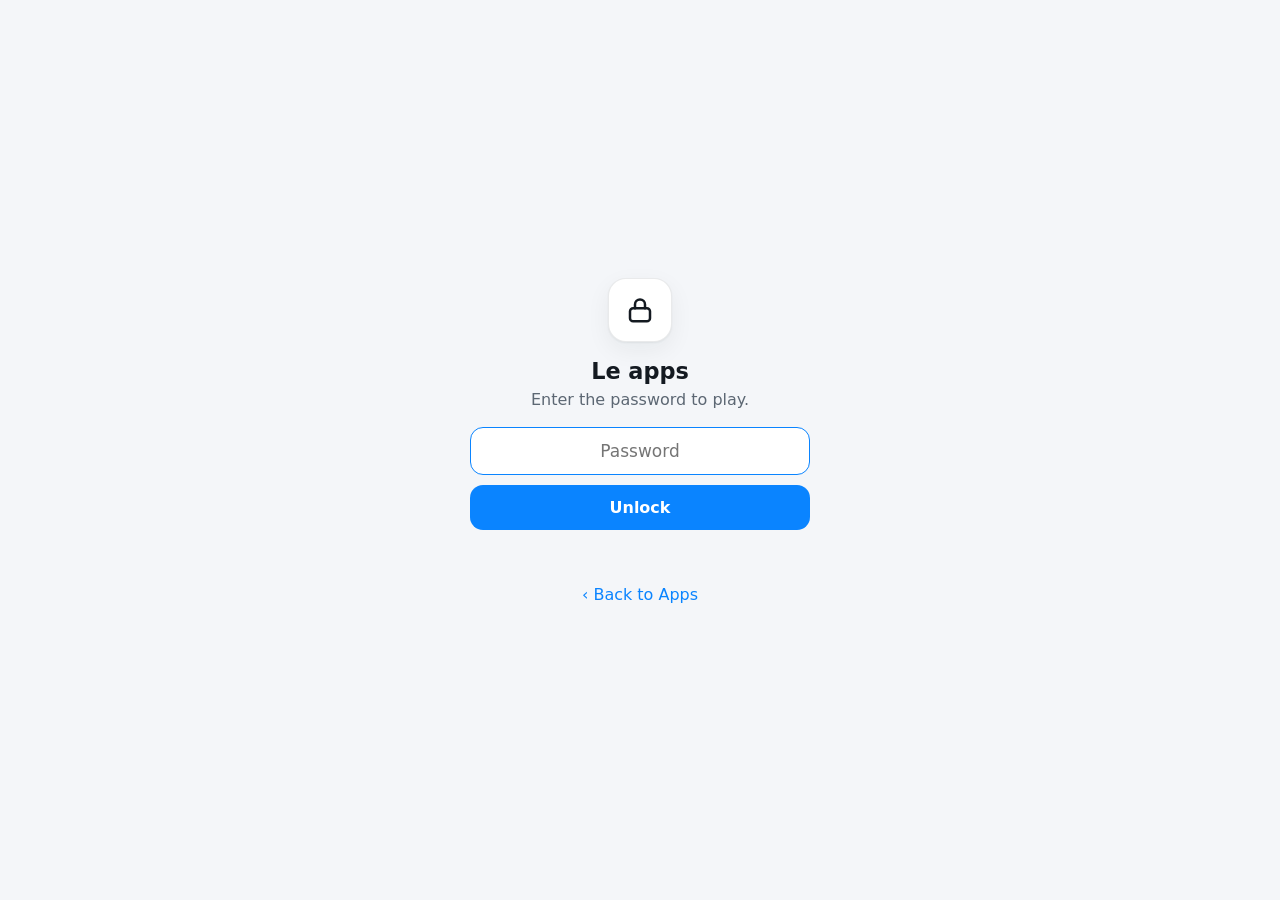
<file: le/outline.html>
<!doctype html>
<html lang="en">
<head>
<meta charset="utf-8">
<meta name="viewport" content="width=device-width, initial-scale=1, viewport-fit=cover">
<title>Outline · Le apps</title>
<meta name="robots" content="noindex">
<meta name="theme-color" content="#f4f6f9" media="(prefers-color-scheme: light)">
<meta name="theme-color" content="#0e1116" media="(prefers-color-scheme: dark)">
<link rel="manifest" href="manifest.webmanifest">
<link rel="icon" href="icons/outline.svg">
<link rel="apple-touch-icon" href="icon-192.png">
<meta name="apple-mobile-web-app-capable" content="yes">
<meta name="mobile-web-app-capable" content="yes">
<link rel="stylesheet" href="common.css">
<script src="gate.js"></script>
<style>
.shape-card { background: var(--card); border: 1px solid var(--edge); border-radius: 20px; box-shadow: var(--shadow); padding: 10px; display: flex; justify-content: center; }
.shape-card svg { width: 100%; max-width: 300px; aspect-ratio: 1; display: block; }
.shape-card path { fill: var(--ink); }
.shape-card.won path { fill: var(--good); }
</style>
</head>
<body class="game">
<div class="main">
  <div class="shape-card" id="card"><svg id="shape" viewBox="0 0 300 300"></svg></div>
  <div id="inputSlot"></div>
  <div class="rows" id="rows"></div>
  <div id="end"></div>
</div>
<script src="vendor-d3geo.js"></script>
<script src="data/countries.js"></script>
<script src="common.js"></script>
<script src="bonus.js"></script>
<script>
LE.ready(function () {
  var GAME = 'outline', MAX = 6;
  var target, guesses, done, won, box;
  var rowsEl = document.getElementById('rows'), endEl = document.getElementById('end');

  LE.shell({ game: GAME, title: 'Outline', help: help, stats: showStats });
  function help() {
    LE.modal('How to play', '<p>Guess the country or territory from its outline in 6 tries.</p>' +
      '<p>Each wrong guess shows how far it is from the answer, which direction to go, and a proximity score.</p>' +
      '<p>Afterwards there is a <b>bonus round</b>: pick its flag, capital, neighbors, population, size, language and currency.</p>' +
      '<p>A new shape every day. Free play gives you a random one any time.</p>');
  }
  function showStats() {
    var m = LE.modal('Statistics', LE.statsHTML(GAME, MAX));
    if (done) m.body.appendChild(LE.endActions(GAME, shareText(), newGame));
  }

  function drawShape() {
    var f = { type: 'MultiPolygon', coordinates: target.g };
    var c = d3.geoCentroid(f);
    var proj = d3.geoAzimuthalEqualArea().rotate([-c[0], -c[1]]).fitExtent([[14, 14], [286, 286]], f);
    var p = d3.geoPath(proj)(f);
    document.getElementById('shape').innerHTML = '<path d="' + p + '"/>';
  }

  function newGame() {
    document.querySelectorAll('.modal-back').forEach(function (m) { m.remove(); });
    if (LE.free) { target = LE.randomCountry(GAME); guesses = []; done = won = false; }
    else {
      target = LE.dailyCountry(GAME);
      var st = LE.dayState(GAME) || {};
      guesses = (st.guesses || []).map(function (c) { return LE.byCode[c]; }).filter(Boolean);
      done = !!st.done; won = !!st.won;
    }
    drawShape();
    var slot = document.getElementById('inputSlot'); slot.innerHTML = '';
    ex = {}; guesses.forEach(function (g) { ex[g.c] = 1; });
    box = LE.guessBox(slot, { onGuess: guess, exclude: ex, down: true });
    renderRows();
    if (done) finish(false);
  }

  function renderRows() {
    rowsEl.innerHTML = '';
    guesses.forEach(function (g) { rowsEl.appendChild(LE.distRow(g, target)); });
    for (var i = guesses.length; i < MAX; i++) rowsEl.appendChild(LE.emptyRow());
    document.getElementById('card').classList.toggle('won', won);
  }
  var ex = {}, bonusAnswers = [];
  function guess(c) {
    if (done) return;
    if (ex[c.c]) { LE.toast('Already guessed'); return; }
    ex[c.c] = 1; guesses.push(c);
    won = c.c === target.c; done = won || guesses.length >= MAX;
    if (!LE.free) LE.saveDay(GAME, { guesses: guesses.map(function (g) { return g.c; }), done: done, won: won, n: guesses.length });
    renderRows();
    if (done) {
      if (!LE.free) LE.record(GAME, won, guesses.length);
      LE.toast(won ? 'Nailed it!' : target.n, 2200);
      finish(true);
    }
  }
  function shareText() {
    var b = LE.bonusShare(bonusAnswers);
    return 'Outline ' + (LE.free ? '(free play)' : LE.today()) + ' ' + (won ? guesses.length : 'X') + '/' + MAX + '\n' +
      guesses.map(function (g) { return LE.shareLine(g, target); }).join('\n') + (b ? '\n' + b : '');
  }
  function finish(popup) {
    box.hide();
    endEl.innerHTML = '<div class="answer-banner">' + (won ? '🎉 ' : '') + 'The answer was <b>' + LE.esc(target.n) + '</b></div>';
    var st = LE.free ? null : (LE.dayState(GAME) || {});
    bonusAnswers = st && st.bonus ? st.bonus : [];
    LE.bonus(endEl, target, {
      saved: bonusAnswers,
      seed: LE.free ? null : LE.hash('bonus-' + target.c + LE.today()),
      onSave: function (a) {
        bonusAnswers = a.slice();
        if (!LE.free) { var s = LE.dayState(GAME) || {}; s.bonus = bonusAnswers; LE.saveDay(GAME, s); }
      }
    });
    endEl.appendChild(LE.endActions(GAME, shareText, newGame));
    if (popup) setTimeout(function () { endEl.scrollIntoView({ behavior: 'smooth', block: 'start' }); }, 700);
  }
  newGame();
});
</script>
<script src="update.js"></script>
</body>
</html>
</file>
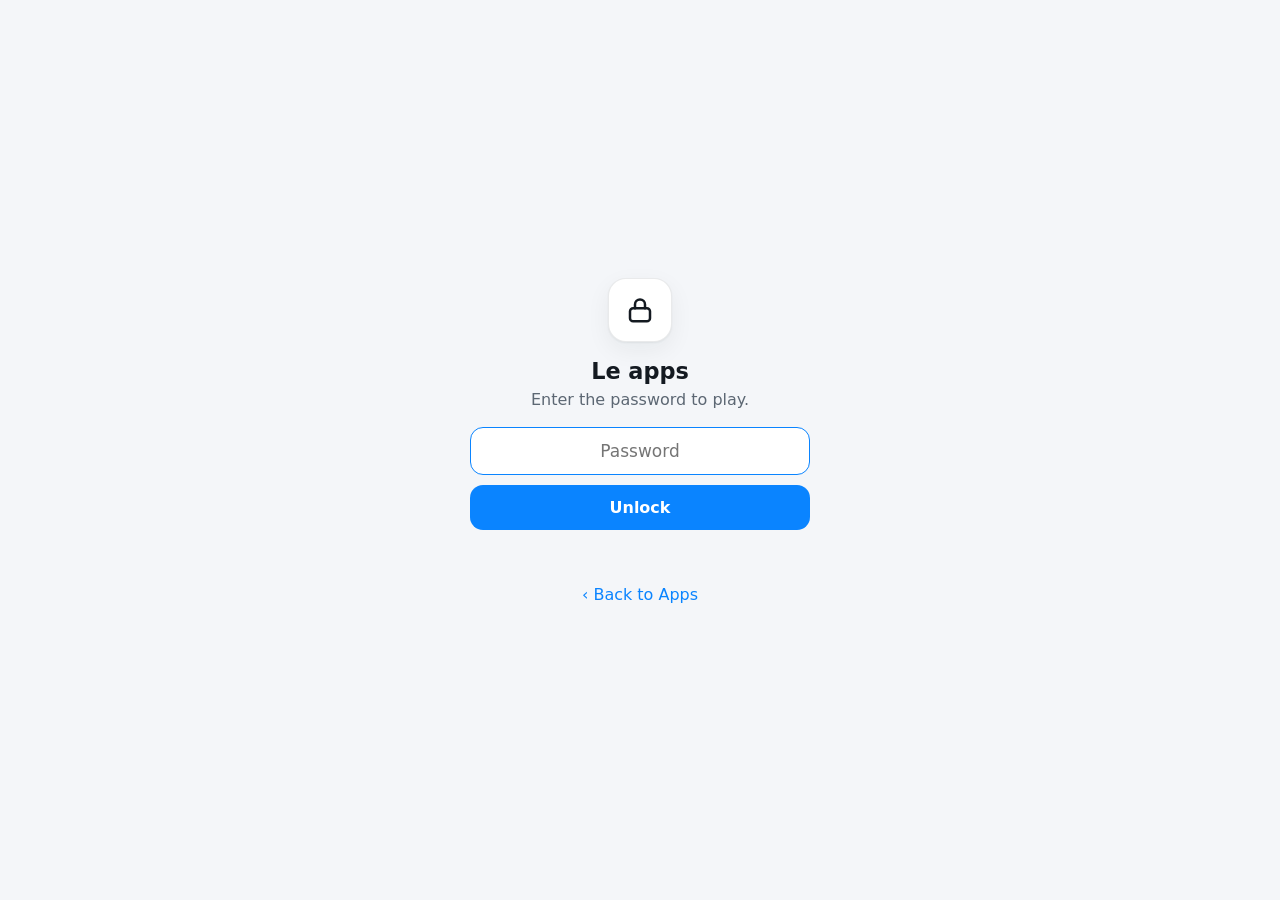
<file: le/quordle.html>
<!doctype html>
<html lang="en">
<head>
<meta charset="utf-8">
<meta name="viewport" content="width=device-width, initial-scale=1, viewport-fit=cover, maximum-scale=1">
<title>Quad Words · Le apps</title>
<meta name="robots" content="noindex">
<meta name="theme-color" content="#f4f6f9" media="(prefers-color-scheme: light)">
<meta name="theme-color" content="#0e1116" media="(prefers-color-scheme: dark)">
<link rel="manifest" href="manifest.webmanifest">
<link rel="icon" href="icons/quordle.svg">
<link rel="apple-touch-icon" href="icon-192.png">
<meta name="apple-mobile-web-app-capable" content="yes">
<meta name="mobile-web-app-capable" content="yes">
<link rel="stylesheet" href="common.css">
<script src="gate.js"></script>
<style>
body.game { display: flex; flex-direction: column; height: 100dvh; overflow: hidden; }
.main { flex: 1; display: flex; flex-direction: column; width: 100%; padding: 10px 8px 6px; min-height: 0; }
.modebar { margin-bottom: 8px; }
.boards-wrap { flex: 1; min-height: 0; display: flex; align-items: center; justify-content: center; }
.boards { display: grid; grid-template-columns: 1fr 1fr; gap: 8px; height: 100%; max-height: 520px; aspect-ratio: 10 / 18.6; max-width: 100%; }
.board { display: grid; grid-template-rows: repeat(9, 1fr); gap: 2px; padding: 3px; border-radius: 8px; border: 2px solid transparent; min-height: 0; }
.board.solved { border-color: var(--good); }
.board.failed { border-color: #d0453a; }
.qrow { display: grid; grid-template-columns: repeat(5, 1fr); gap: 2px; min-height: 0; }
.qt {
  border: 1.5px solid var(--tile-edge); border-radius: 3px; display: flex; align-items: center; justify-content: center;
  font-weight: 800; font-size: clamp(.72rem, 3.4vw, 1.05rem); text-transform: uppercase; min-height: 0; aspect-ratio: 1; height: 100%; width: 100%;
}
.qt.cur { border-color: var(--soft); }
.qt.g, .qt.y, .qt.x { color: #fff; border-color: transparent; }
.qt.g { background: var(--good); } .qt.y { background: var(--near); } .qt.x { background: var(--miss); }
.qt.done { border: 0; }
.qrow.shake { animation: shake .35s; }
.kb { display: flex; flex-direction: column; gap: 6px; padding: 8px 0 0; user-select: none; }
.kr { display: flex; gap: 4px; justify-content: center; }
.kr button {
  flex: 1; max-width: 44px; height: 52px; border: 0; border-radius: 6px; background: var(--key); color: var(--ink);
  font-weight: 800; font-size: 1rem; text-transform: uppercase; cursor: pointer; padding: 0; touch-action: manipulation; text-shadow: 0 0 3px rgba(0,0,0,.25);
}
.kr button.wide { max-width: 64px; flex: 1.5; font-size: .74rem; text-shadow: none; }
.kr button.lit { color: #fff; }
.kr .sp { flex: .5; max-width: 20px; }
.end { text-align: center; padding-top: 4px; }
.end .ans { font-weight: 800; letter-spacing: .1em; text-transform: uppercase; }
.end .row-c { margin: 8px 0 2px; }
</style>
</head>
<body class="game">
<div class="main">
  <div class="boards-wrap"><div class="boards" id="boards"></div></div>
  <div class="end" id="end" style="display:none"></div>
  <div class="kb" id="kb"></div>
</div>
<script src="data/words.js"></script>
<script src="common.js"></script>
<script>
LE.ready(function () {
  var GAME = 'quordle', MAX = 9;
  var VALID = {};
  for (var i = 0; i < WORD_VALID.length; i += 5) VALID[WORD_VALID.substr(i, 5)] = 1;
  WORD_ANSWERS.forEach(function (w) { VALID[w] = 1; });
  var answers, guesses, cur, done, won, solvedAt;
  var boardsEl = document.getElementById('boards'), kbEl = document.getElementById('kb'), endEl = document.getElementById('end');

  LE.shell({ game: GAME, title: 'Quad Words', help: help, stats: showStats });
  function help() {
    LE.modal('How to play', '<p>Solve <b>four</b> five-letter words at once in ' + MAX + ' guesses. Every guess goes into all four boards.</p>' +
      '<p>Colors work like Words: <b style="color:var(--good)">green</b> right spot, <b style="color:var(--near)">yellow</b> wrong spot, gray not in the word.</p>' +
      '<p>Each key on the keyboard is split into four corners, one per board, so you can see how a letter did on each.</p>');
  }
  function showStats() {
    var m = LE.modal('Statistics', LE.statsHTML(GAME, MAX));
    if (done) m.body.appendChild(LE.endActions(GAME, shareText, newGame));
  }

  function score(g, a) {
    var res = ['x', 'x', 'x', 'x', 'x'], left = {};
    for (var i = 0; i < 5; i++) { if (g[i] === a[i]) res[i] = 'g'; else left[a[i]] = (left[a[i]] || 0) + 1; }
    for (i = 0; i < 5; i++) if (res[i] !== 'g' && left[g[i]]) { res[i] = 'y'; left[g[i]]--; }
    return res;
  }
  function pickFour(rnd) {
    var out = [];
    while (out.length < 4) { var w = WORD_ANSWERS[Math.floor(rnd() * WORD_ANSWERS.length)]; if (out.indexOf(w) < 0) out.push(w); }
    return out;
  }
  function newGame() {
    document.querySelectorAll('.modal-back').forEach(function (m) { m.remove(); });
    if (LE.free) { answers = [0, 1, 2, 3].map(function () { return null; }); answers = []; while (answers.length < 4) { var w = LE.deckNext('quordle', WORD_ANSWERS); if (answers.indexOf(w) < 0) answers.push(w); } guesses = []; }
    else {
      answers = pickFour(LE.rng(LE.hash('le-quordle-' + LE.today())));
      var st = LE.dayState(GAME) || {}; guesses = st.guesses || [];
    }
    cur = '';
    evaluate();
    endEl.style.display = 'none'; kbEl.style.display = '';
    render();
    if (done) showEnd(false);
  }
  function evaluate() {
    solvedAt = answers.map(function (a) { var i = guesses.indexOf(a); return i < 0 ? 0 : i + 1; });
    won = solvedAt.every(function (n) { return n > 0; });
    done = won || guesses.length >= MAX;
  }
  function render() {
    boardsEl.innerHTML = '';
    answers.forEach(function (a, b) {
      var bd = LE.el('div', 'board' + (solvedAt[b] ? ' solved' : done ? ' failed' : ''));
      var upto = solvedAt[b] || guesses.length;
      for (var r = 0; r < MAX; r++) {
        var row = LE.el('div', 'qrow');
        for (var c = 0; c < 5; c++) {
          var t = LE.el('div', 'qt');
          if (r < upto) { var res = score(guesses[r], a); t.className = 'qt ' + res[c]; t.textContent = guesses[r][c]; }
          else if (!solvedAt[b] && !done && r === guesses.length) { t.textContent = cur[c] || ''; if (cur[c]) t.className = 'qt cur'; }
          else if (solvedAt[b]) t.className = 'qt done';
          row.appendChild(t);
        }
        bd.appendChild(row);
      }
      if (done && !solvedAt[b]) bd.title = a;
      boardsEl.appendChild(bd);
    });
    buildKb();
  }
  function keyColors() {
    var rank = { x: 1, y: 2, g: 3 };
    return answers.map(function (a, b) {
      var ks = {};
      if (solvedAt[b]) return null;
      guesses.forEach(function (g) {
        var res = score(g, a);
        for (var i = 0; i < 5; i++) if (!ks[g[i]] || rank[res[i]] > rank[ks[g[i]]]) ks[g[i]] = res[i];
      });
      return ks;
    });
  }
  function buildKb() {
    var kc = keyColors(), css = getComputedStyle(document.documentElement);
    var col = { g: css.getPropertyValue('--good').trim(), y: css.getPropertyValue('--near').trim(), x: css.getPropertyValue('--miss').trim() };
    var keyBg = css.getPropertyValue('--key').trim();
    kbEl.innerHTML = '';
    ['qwertyuiop', 'asdfghjkl', 'zxcvbnm'].forEach(function (r, ri) {
      var row = LE.el('div', 'kr');
      if (ri === 1) row.appendChild(LE.el('div', 'sp'));
      if (ri === 2) { var e = LE.el('button', 'wide', 'Enter'); e.dataset.k = 'enter'; row.appendChild(e); }
      r.split('').forEach(function (ch) {
        var b = LE.el('button', '', ch); b.dataset.k = ch;
        var q = kc.map(function (ks) { return ks && ks[ch] ? col[ks[ch]] : keyBg; });
        var any = kc.some(function (ks) { return ks && ks[ch]; });
        var allGray = kc.every(function (ks) { return !ks || ks[ch] === 'x'; }) && kc.some(function (ks) { return ks; });
        if (allGray) { b.style.opacity = '.35'; }
        if (any) {
          b.classList.add('lit');
          b.style.background = 'linear-gradient(to right,' + q[0] + ' 50%,' + q[1] + ' 50%) top/100% 50% no-repeat,linear-gradient(to right,' + q[2] + ' 50%,' + q[3] + ' 50%) bottom/100% 50% no-repeat';
        }
        row.appendChild(b);
      });
      if (ri === 1) row.appendChild(LE.el('div', 'sp'));
      if (ri === 2) { var d = LE.el('button', 'wide', '<svg width="22" height="22" viewBox="0 0 24 24" fill="none" stroke="currentColor" stroke-width="2" stroke-linejoin="round"><path d="M21 5H9l-6 7 6 7h12z"/><path d="m12 9 6 6m0-6-6 6"/></svg>'); d.dataset.k = 'back'; d.setAttribute('aria-label', 'Delete'); row.appendChild(d); }
      kbEl.appendChild(row);
    });
  }
  kbEl.addEventListener('click', function (e) { var b = e.target.closest('button'); if (b) key(b.dataset.k); });
  document.addEventListener('keydown', function (e) {
    if (e.ctrlKey || e.metaKey || e.altKey || document.querySelector('.modal-back')) return;
    if (e.key === 'Enter') key('enter'); else if (e.key === 'Backspace') key('back');
    else if (/^[a-zA-Z]$/.test(e.key)) key(e.key.toLowerCase());
  });
  function key(k) {
    if (done) return;
    if (k === 'back') cur = cur.slice(0, -1);
    else if (k === 'enter') return submit();
    else if (cur.length < 5) cur += k;
    render();
  }
  function shake(msg) {
    LE.toast(msg);
    boardsEl.querySelectorAll('.board').forEach(function (bd, b) {
      if (solvedAt[b]) return;
      var row = bd.children[guesses.length]; if (!row) return;
      row.classList.remove('shake'); void row.offsetWidth; row.classList.add('shake');
    });
  }
  function submit() {
    if (cur.length < 5) return shake('Not enough letters');
    if (!VALID[cur]) return shake('Not in word list');
    guesses.push(cur); cur = '';
    evaluate();
    if (!LE.free) LE.saveDay(GAME, { guesses: guesses, done: done, won: won, n: guesses.length });
    render();
    if (done) {
      if (!LE.free) LE.record(GAME, won, guesses.length);
      LE.toast(won ? 'All four!' : 'Out of guesses', 2000);
      setTimeout(function () { showEnd(true); }, 700);
    }
  }
  var NUM = ['0️⃣', '1️⃣', '2️⃣', '3️⃣', '4️⃣', '5️⃣', '6️⃣', '7️⃣', '8️⃣', '9️⃣'];
  function shareText() {
    var c = solvedAt.map(function (n) { return n ? NUM[n] : '🟥'; });
    return 'Quad Words ' + (LE.free ? '(free play)' : LE.today()) + '\n' + c[0] + c[1] + '\n' + c[2] + c[3];
  }
  function showEnd(popup) {
    kbEl.style.display = 'none'; endEl.style.display = '';
    endEl.innerHTML = '<div class="muted">' + (won ? 'Solved all four in ' + guesses.length + '/' + MAX : 'The words were') + '</div>' +
      '<div class="ans">' + answers.map(function (a, b) { return '<span style="color:' + (solvedAt[b] ? 'var(--good)' : '#d0453a') + '">' + a + '</span>'; }).join(' · ') + '</div>';
    endEl.appendChild(LE.endActions(GAME, shareText, newGame));
    if (popup && !LE.free) setTimeout(showStats, 600);
  }
  newGame();
});
</script>
<script src="update.js"></script>
</body>
</html>
</file>
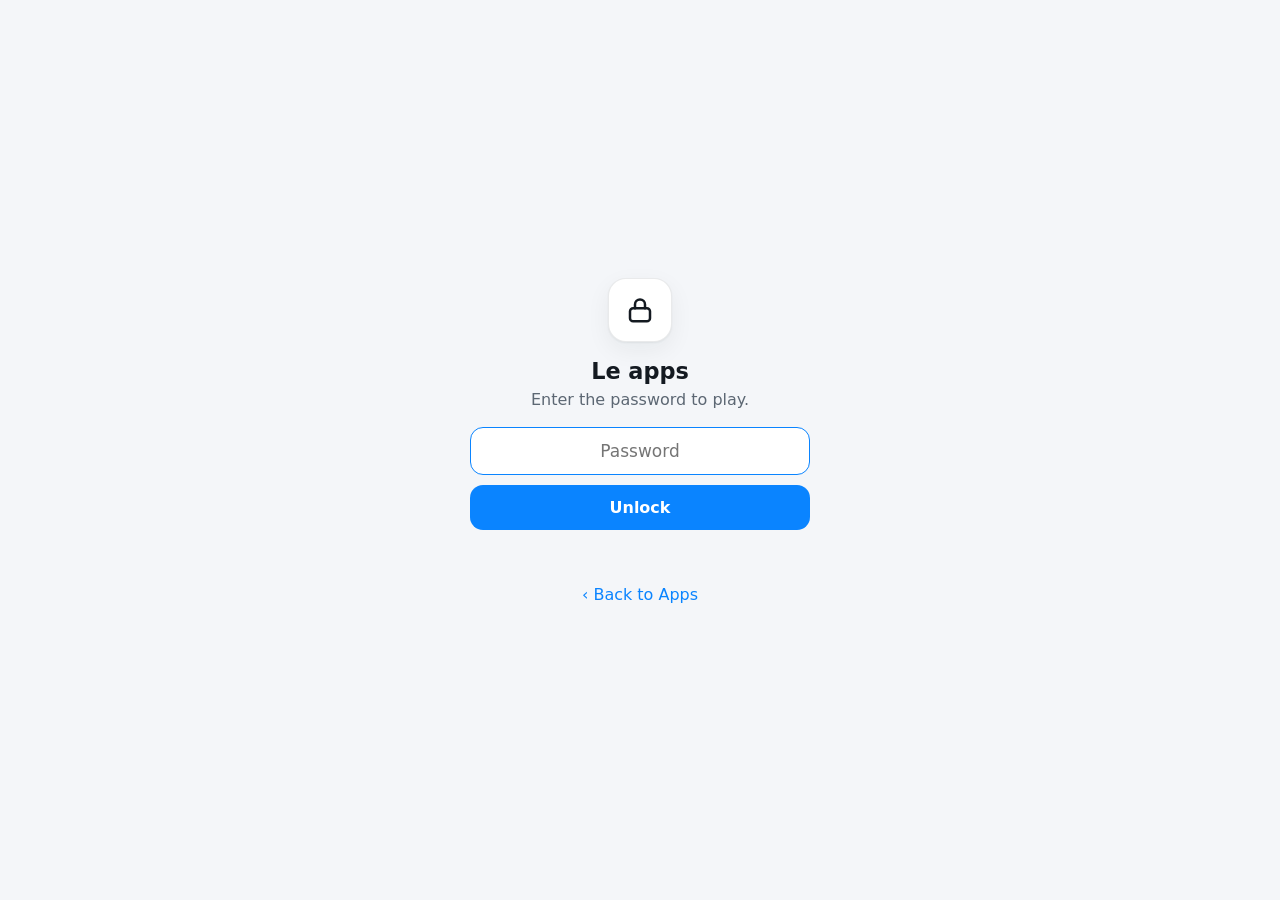
<file: le/words.html>
<!doctype html>
<html lang="en">
<head>
<meta charset="utf-8">
<meta name="viewport" content="width=device-width, initial-scale=1, viewport-fit=cover, maximum-scale=1">
<title>Words · Le apps</title>
<meta name="robots" content="noindex">
<meta name="theme-color" content="#f4f6f9" media="(prefers-color-scheme: light)">
<meta name="theme-color" content="#0e1116" media="(prefers-color-scheme: dark)">
<link rel="manifest" href="manifest.webmanifest">
<link rel="icon" href="icons/words.svg">
<link rel="apple-touch-icon" href="icon-192.png">
<meta name="apple-mobile-web-app-capable" content="yes">
<meta name="mobile-web-app-capable" content="yes">
<link rel="stylesheet" href="common.css">
<script src="gate.js"></script>
<style>
body.game { display: flex; flex-direction: column; height: 100dvh; overflow: hidden; }
.main { flex: 1; display: flex; flex-direction: column; width: 100%; padding-bottom: 8px; min-height: 0; }
.board-wrap { flex: 1; display: flex; align-items: center; justify-content: center; min-height: 0; }
.board { display: grid; grid-template-rows: repeat(6, 1fr); gap: 5px; height: min(100%, 400px); aspect-ratio: 5 / 6; max-width: 100%; }
.brow { display: grid; grid-template-columns: repeat(5, 1fr); gap: 5px; }
.tile {
  border: 2px solid var(--tile-edge); display: flex; align-items: center; justify-content: center;
  font-size: clamp(1.4rem, 7vw, 2rem); font-weight: 800; text-transform: uppercase; user-select: none;
  aspect-ratio: 1; border-radius: 4px;
}
.tile.filled { border-color: var(--soft); animation: pop .1s; }
.tile.g, .tile.y, .tile.x { color: #fff; border-color: transparent; }
.tile.g { background: var(--good); } .tile.y { background: var(--near); } .tile.x { background: var(--miss); }
.tile.flip { animation: flip .5s ease forwards; }
@keyframes pop { 50% { transform: scale(1.1); } }
@keyframes flip { 0% { transform: rotateX(0); } 50% { transform: rotateX(90deg); } 100% { transform: rotateX(0); } }
.brow.shake { animation: shake .4s; }
.brow.win .tile { animation: bounce .5s ease; }
@keyframes bounce { 40% { transform: translateY(-14px); } 70% { transform: translateY(3px); } }
.kb { display: flex; flex-direction: column; gap: 7px; padding: 8px 4px 0; user-select: none; }
.kr { display: flex; gap: 5px; justify-content: center; }
.kr button {
  flex: 1; max-width: 44px; height: 56px; border: 0; border-radius: 6px; background: var(--key); color: var(--ink);
  font-weight: 700; font-size: 1.05rem; text-transform: uppercase; cursor: pointer; padding: 0; touch-action: manipulation;
}
.kr button.wide { max-width: 66px; flex: 1.5; font-size: .78rem; }
.kr button.g { background: var(--good); color: #fff; } .kr button.y { background: var(--near); color: #fff; } .kr button.x { background: var(--miss); color: #fff; }
.kr .sp { flex: .5; max-width: 22px; }
.end { text-align: center; }
.end .word { font-size: 1.4rem; font-weight: 800; letter-spacing: .12em; text-transform: uppercase; }
.switch { display: flex; align-items: center; justify-content: space-between; gap: 12px; padding: 12px 0; border-bottom: 1px solid var(--edge); }
.switch input { width: 46px; height: 26px; accent-color: var(--good); }
</style>
</head>
<body class="game">
<div class="main">
  <div class="board-wrap"><div class="board" id="board"></div></div>
  <div id="end" class="end" style="display:none"></div>
  <div class="kb" id="kb"></div>
</div>
<script src="data/words.js"></script>
<script src="common.js"></script>
<script>
LE.ready(function () {
  var GAME = 'words';
  var VALID = {};
  for (var i = 0; i < WORD_VALID.length; i += 5) VALID[WORD_VALID.substr(i, 5)] = 1;
  WORD_ANSWERS.forEach(function (w) { VALID[w] = 1; });

  var answer, guesses, cur, done, won, hard = LE.get('words:hard', false);
  var boardEl = document.getElementById('board'), kbEl = document.getElementById('kb'), endEl = document.getElementById('end');

  LE.shell({ game: GAME, title: 'Words', help: help, stats: showStats, settings: settings });

  function help() {
    LE.modal('How to play', '<p>Guess the word in 6 tries. Each guess must be a real five-letter word.</p>' +
      '<p><b style="color:var(--good)">Green</b>: right letter, right spot.<br><b style="color:var(--near)">Yellow</b>: in the word, wrong spot.<br><b style="color:var(--soft)">Gray</b>: not in the word.</p>' +
      '<p>A new word every day. Free play gives you a random word any time.</p>');
  }
  function settings() {
    var m = LE.modal('Settings', '<label class="switch"><span><b>Hard mode</b><br><span class="muted" style="font-size:.88rem">Revealed hints must be used in later guesses</span></span><input type="checkbox"></label>');
    var cb = m.body.querySelector('input'); cb.checked = hard;
    cb.onchange = function () {
      if (guesses.length && !done && cb.checked && !hard) { cb.checked = false; LE.toast('Hard mode can only be turned on at the start of a round'); return; }
      hard = cb.checked; LE.set('words:hard', hard);
    };
  }
  function showStats() {
    var m = LE.modal('Statistics', LE.statsHTML(GAME, 6));
    if (done) m.body.appendChild(LE.endActions(GAME, shareText(), newGame));
  }

  function newGame() {
    document.querySelectorAll('.modal-back').forEach(function (m) { m.remove(); });
    if (LE.free) {
      answer = LE.deckNext('words', WORD_ANSWERS);
      guesses = []; done = won = false;
    } else {
      answer = WORD_ANSWERS[((LE.dayIndex() % WORD_ANSWERS.length) + WORD_ANSWERS.length) % WORD_ANSWERS.length];
      var st = LE.dayState(GAME) || {};
      guesses = st.guesses || []; done = !!st.done; won = !!st.won;
    }
    cur = '';
    build();
    if (done) showEnd(false);
  }

  function score(g, a) {
    var res = ['x', 'x', 'x', 'x', 'x'], left = {};
    for (var i = 0; i < 5; i++) { if (g[i] === a[i]) res[i] = 'g'; else left[a[i]] = (left[a[i]] || 0) + 1; }
    for (i = 0; i < 5; i++) if (res[i] !== 'g' && left[g[i]]) { res[i] = 'y'; left[g[i]]--; }
    return res;
  }

  function build() {
    boardEl.innerHTML = '';
    for (var r = 0; r < 6; r++) {
      var row = LE.el('div', 'brow');
      for (var c = 0; c < 5; c++) row.appendChild(LE.el('div', 'tile'));
      boardEl.appendChild(row);
    }
    guesses.forEach(function (g, r) { paintRow(r, g, false); });
    buildKb();
    endEl.style.display = 'none'; kbEl.style.display = '';
  }
  function paintRow(r, g, animate) {
    var res = score(g, answer), tiles = boardEl.children[r].children;
    for (var i = 0; i < 5; i++) (function (i) {
      var t = tiles[i]; t.textContent = g[i];
      if (animate) {
        setTimeout(function () { t.classList.add('flip'); }, i * 280);
        setTimeout(function () { t.className = 'tile ' + res[i]; }, i * 280 + 250);
      } else t.className = 'tile ' + res[i];
    })(i);
  }
  function keyStates() {
    var ks = {}, rank = { x: 1, y: 2, g: 3 };
    guesses.forEach(function (g) {
      var res = score(g, answer);
      for (var i = 0; i < 5; i++) if (!ks[g[i]] || rank[res[i]] > rank[ks[g[i]]]) ks[g[i]] = res[i];
    });
    return ks;
  }
  function buildKb() {
    var ks = keyStates();
    var rows = ['qwertyuiop', 'asdfghjkl', 'zxcvbnm'];
    kbEl.innerHTML = '';
    rows.forEach(function (r, ri) {
      var row = LE.el('div', 'kr');
      if (ri === 1) row.appendChild(LE.el('div', 'sp'));
      if (ri === 2) { var e = LE.el('button', 'wide', 'Enter'); e.dataset.k = 'enter'; row.appendChild(e); }
      r.split('').forEach(function (ch) { var b = LE.el('button', ks[ch] || '', ch); b.dataset.k = ch; row.appendChild(b); });
      if (ri === 1) row.appendChild(LE.el('div', 'sp'));
      if (ri === 2) { var d = LE.el('button', 'wide', '<svg width="24" height="24" viewBox="0 0 24 24" fill="none" stroke="currentColor" stroke-width="2" stroke-linejoin="round"><path d="M21 5H9l-6 7 6 7h12z"/><path d="m12 9 6 6m0-6-6 6"/></svg>'); d.dataset.k = 'back'; d.setAttribute('aria-label', 'Delete'); row.appendChild(d); }
      kbEl.appendChild(row);
    });
  }
  kbEl.addEventListener('click', function (e) { var b = e.target.closest('button'); if (b) key(b.dataset.k); });
  document.addEventListener('keydown', function (e) {
    if (e.ctrlKey || e.metaKey || e.altKey || document.querySelector('.modal-back')) return;
    if (e.key === 'Enter') key('enter');
    else if (e.key === 'Backspace') key('back');
    else if (/^[a-zA-Z]$/.test(e.key)) key(e.key.toLowerCase());
  });

  var busy = false;
  function key(k) {
    if (done || busy) return;
    var row = boardEl.children[guesses.length];
    if (k === 'back') { cur = cur.slice(0, -1); }
    else if (k === 'enter') { submit(); return; }
    else if (cur.length < 5) { cur += k; }
    for (var i = 0; i < 5; i++) { var t = row.children[i]; t.textContent = cur[i] || ''; t.className = 'tile' + (cur[i] ? ' filled' : ''); }
  }
  function shake(msg) {
    LE.toast(msg);
    var row = boardEl.children[guesses.length];
    row.classList.remove('shake'); void row.offsetWidth; row.classList.add('shake');
  }
  function hardCheck(g) {
    var ord = ['1st', '2nd', '3rd', '4th', '5th'];
    for (var j = 0; j < guesses.length; j++) {
      var p = guesses[j], res = score(p, answer), need = {};
      for (var i = 0; i < 5; i++) {
        if (res[i] === 'g' && g[i] !== p[i]) return ord[i] + ' letter must be ' + p[i].toUpperCase();
        if (res[i] !== 'x') need[p[i]] = (need[p[i]] || 0) + 1;
      }
      for (var ch in need) {
        var have = g.split(ch).length - 1;
        if (have < need[ch]) return 'Guess must contain ' + ch.toUpperCase();
      }
    }
    return null;
  }
  function submit() {
    if (cur.length < 5) return shake('Not enough letters');
    if (!VALID[cur]) return shake('Not in word list');
    if (hard) { var hc = hardCheck(cur); if (hc) return shake(hc); }
    var r = guesses.length; guesses.push(cur);
    busy = true;
    paintRow(r, cur, true);
    var g = cur; cur = '';
    won = g === answer; done = won || guesses.length === 6;
    if (!LE.free) LE.saveDay(GAME, { guesses: guesses, done: done, won: won, n: guesses.length });
    setTimeout(function () {
      busy = false; buildKb();
      if (won) {
        boardEl.children[r].classList.add('win');
        LE.toast(['Genius', 'Magnificent', 'Impressive', 'Splendid', 'Great', 'Phew'][r], 1800);
      } else if (done) LE.toast(answer.toUpperCase(), 2600);
      if (done) {
        if (!LE.free) LE.record(GAME, won, guesses.length);
        setTimeout(function () { showEnd(true); }, 900);
      }
    }, 5 * 280 + 300);
  }

  function shareText() {
    var head = 'Words ' + (LE.free ? '(free play)' : LE.today()) + ' ' + (won ? guesses.length : 'X') + '/6' + (hard ? '*' : '');
    var lines = guesses.map(function (g) {
      return score(g, answer).map(function (s) { return s === 'g' ? '🟩' : s === 'y' ? '🟨' : '⬛'; }).join('');
    });
    return head + '\n\n' + lines.join('\n');
  }
  function showEnd(popup) {
    kbEl.style.display = 'none';
    endEl.style.display = '';
    endEl.innerHTML = '<div class="muted" style="margin-top:6px">' + (won ? 'Solved in ' + guesses.length + '/6' : 'The word was') + '</div><div class="word">' + answer + '</div>';
    endEl.appendChild(LE.endActions(GAME, shareText(), newGame));
    if (popup && !LE.free) showStats();
  }

  newGame();
});
</script>
<script src="update.js"></script>
</body>
</html>
</file>
<file: le/common.css>
/* Shared look for the "le apps" pages: same tokens as the main launcher. */
:root {
  --bg: #f4f6f9;
  --card: #ffffff;
  --ink: #141a21;
  --soft: #5c6773;
  --edge: rgba(20,26,33,.09);
  --shadow: 0 1px 2px rgba(20,26,33,.06), 0 8px 24px rgba(20,26,33,.06);
  --press: rgba(20,26,33,.04);
  --accent: #0a84ff;
  --good: #3aa55d;
  --near: #c9a227;
  --miss: #787c7e;
  --tile-edge: #d3d6da;
  --key: #dfe3e8;
  --ocean: #cfe3f4;
  --land: #e7e2d6;
  --land-edge: rgba(80,70,50,.25);
}
@media (prefers-color-scheme: dark) {
  :root {
    --bg: #0e1116;
    --card: #171c23;
    --ink: #e8edf2;
    --soft: #9aa6b2;
    --edge: rgba(232,237,242,.08);
    --shadow: 0 1px 2px rgba(0,0,0,.3), 0 10px 30px rgba(0,0,0,.35);
    --press: rgba(232,237,242,.05);
    --accent: #4aa3ff;
    --good: #3f9b58;
    --near: #b59a2e;
    --miss: #3a3f45;
    --tile-edge: #3a3f45;
    --key: #2b323b;
    --ocean: #142536;
    --land: #3b4250;
    --land-edge: rgba(255,255,255,.14);
  }
}
* { box-sizing: border-box; -webkit-tap-highlight-color: transparent; }
html, body { margin: 0; }
body {
  background: var(--bg);
  color: var(--ink);
  font-family: system-ui, -apple-system, "Segoe UI", Roboto, "Helvetica Neue", sans-serif;
  -webkit-font-smoothing: antialiased;
  min-height: 100dvh;
}
button { font: inherit; color: inherit; }

/* ---------- hub (mirrors the main launcher) ---------- */
body.hub { padding: calc(env(safe-area-inset-top, 0px) + 44px) 16px calc(env(safe-area-inset-bottom, 0px) + 40px); }
.wrap { max-width: 540px; margin: 0 auto; }
header.hub-head { margin: 0 6px 22px; }
h1 { margin: 0; font-size: 2rem; font-weight: 700; letter-spacing: -.02em; }
.sub { margin: 7px 0 0; color: var(--soft); font-size: 1rem; line-height: 1.45; }
.back-link { display: inline-flex; align-items: center; gap: 4px; color: var(--accent); text-decoration: none; font-size: .98rem; margin-bottom: 14px; }
.grid { display: flex; flex-direction: column; gap: 12px; }
a.app {
  display: flex; align-items: center; gap: 16px;
  background: var(--card); border: 1px solid var(--edge); border-radius: 20px;
  padding: 16px; text-decoration: none; color: inherit;
  box-shadow: var(--shadow);
  transition: transform .12s ease, background .12s ease;
}
a.app:active { transform: scale(.985); background: var(--press); }
a.app:focus-visible { outline: 2px solid var(--accent); outline-offset: 3px; }
.app img { width: 60px; height: 60px; border-radius: 15px; flex: none; box-shadow: 0 1px 3px rgba(0,0,0,.18); }
.app .meta { flex: 1; min-width: 0; }
.app .name { font-size: 1.18rem; font-weight: 650; letter-spacing: -.01em; display: flex; align-items: center; gap: 8px; }
.app .desc { margin-top: 3px; color: var(--soft); font-size: .92rem; line-height: 1.35; }
.app .chev { flex: none; color: var(--soft); opacity: .7; }
.app .chev svg { display: block; width: 22px; height: 22px; }
.badge { font-size: .72rem; font-weight: 700; padding: 3px 8px; border-radius: 999px; background: var(--press); color: var(--soft); letter-spacing: .01em; }
.badge.done { background: color-mix(in srgb, var(--good) 18%, transparent); color: var(--good); }
.badge.lost { background: color-mix(in srgb, #d0453a 16%, transparent); color: #d0453a; }
.play-all {
  display: flex; align-items: center; justify-content: center; gap: 10px; width: 100%;
  border: 0; border-radius: 18px; padding: 16px; margin: 0 0 16px;
  background: var(--accent); color: #fff; font-size: 1.08rem; font-weight: 700; cursor: pointer;
  box-shadow: var(--shadow); text-decoration: none;
}
.play-all:active { transform: scale(.985); }
.section-label { margin: 22px 6px 10px; font-size: .8rem; font-weight: 700; letter-spacing: .06em; text-transform: uppercase; color: var(--soft); }
.note { margin: 26px 6px 0; color: var(--soft); font-size: .85rem; line-height: 1.5; }
.note b { color: var(--ink); font-weight: 600; }

/* ---------- game shell ---------- */
body.game { padding: env(safe-area-inset-top, 0px) 0 env(safe-area-inset-bottom, 0px); }
.topbar {
  position: sticky; top: 0; z-index: 20;
  display: flex; align-items: center; gap: 6px;
  padding: 8px 10px; background: color-mix(in srgb, var(--bg) 88%, transparent);
  backdrop-filter: blur(12px); -webkit-backdrop-filter: blur(12px);
  border-bottom: 1px solid var(--edge);
}
.topbar .title { flex: 1; text-align: center; font-weight: 750; font-size: 1.2rem; letter-spacing: -.01em; }
.topbar .title small { display: block; font-size: .72rem; font-weight: 600; color: var(--soft); letter-spacing: .02em; }
.icon-btn { border: 0; background: none; width: 40px; height: 40px; border-radius: 12px; display: grid; place-items: center; cursor: pointer; color: var(--ink); text-decoration: none; }
.icon-btn:active { background: var(--press); }
.icon-btn svg { width: 23px; height: 23px; }
.main { max-width: 520px; margin: 0 auto; padding: 14px 14px 30px; }
.modebar { display: flex; gap: 6px; justify-content: center; margin: 0 0 12px; }
.seg { display: inline-flex; background: var(--press); border: 1px solid var(--edge); border-radius: 12px; padding: 3px; }
.seg button { border: 0; background: none; padding: 7px 14px; border-radius: 9px; font-size: .9rem; font-weight: 600; color: var(--soft); cursor: pointer; }
.seg button.on { background: var(--card); color: var(--ink); box-shadow: 0 1px 3px rgba(0,0,0,.12); }
.btn {
  border: 0; border-radius: 13px; padding: 11px 18px; font-weight: 700; cursor: pointer;
  background: var(--accent); color: #fff; font-size: 1rem;
}
.btn.ghost { background: var(--press); color: var(--ink); border: 1px solid var(--edge); }
.btn:active { transform: scale(.97); }
.btn:disabled { opacity: .45; }
.row-c { display: flex; gap: 8px; justify-content: center; flex-wrap: wrap; margin: 12px 0; }
.muted { color: var(--soft); }
.center { text-align: center; }

/* guess input with suggestions */
.guess-box { position: relative; display: flex; gap: 8px; margin: 12px 0 0; }
.guess-box input {
  flex: 1; min-width: 0; font: inherit; font-size: 16px; padding: 12px 14px; border-radius: 13px;
  border: 1px solid var(--edge); background: var(--card); color: var(--ink); outline: none;
}
.guess-box input:focus { border-color: var(--accent); }
.suggest {
  position: absolute; left: 0; right: 0; bottom: calc(100% + 6px); z-index: 30;
  background: var(--card); border: 1px solid var(--edge); border-radius: 13px; box-shadow: var(--shadow);
  max-height: 232px; overflow-y: auto; display: none;
}
.suggest.down { bottom: auto; top: calc(100% + 6px); }
.suggest div { padding: 11px 14px; cursor: pointer; border-bottom: 1px solid var(--edge); }
.suggest div:last-child { border-bottom: 0; }
.suggest div.on, .suggest div:hover { background: var(--press); }

/* guess rows (distance / direction games) */
.rows { display: flex; flex-direction: column; gap: 6px; margin-top: 12px; }
.grow { display: grid; grid-template-columns: minmax(0, 1fr) 92px 44px 56px; gap: 6px; }
.grow > div {
  background: var(--card); border: 1px solid var(--edge); border-radius: 10px; min-height: 40px;
  display: flex; align-items: center; justify-content: center; padding: 6px 8px; font-weight: 650; font-size: .9rem;
  white-space: nowrap; font-variant-numeric: tabular-nums;
}
.grow > div:first-child { justify-content: flex-start; }
.grow > div:first-child span { overflow: hidden; text-overflow: ellipsis; }
.grow.win > div { background: var(--good); color: #fff; border-color: transparent; }
.grow.empty > div { background: transparent; }
.grow .arrow { font-size: 1.2rem; }
.grow .arrow svg { width: 22px; height: 22px; display: block; color: var(--accent); }
.answer-banner { margin: 12px 0; padding: 12px 14px; border-radius: 14px; background: var(--card); border: 1px solid var(--edge); text-align: center; font-weight: 650; }

/* bonus round (Outline) */
.bonus-card { margin: 14px 0 4px; background: var(--card); border: 1px solid var(--edge); border-radius: 18px; box-shadow: var(--shadow); padding: 16px; }
.bonus-head { display: flex; justify-content: space-between; align-items: baseline; gap: 10px; }
.bonus-head b { font-size: 1.08rem; }
.bonus-head span { color: var(--soft); font-size: .84rem; font-weight: 600; }
.bonus-dots { display: flex; gap: 5px; margin: 10px 0 14px; }
.bonus-dots i { flex: 1; height: 5px; border-radius: 3px; background: var(--press); border: 1px solid var(--edge); }
.bonus-dots i.cur { background: var(--accent); border-color: transparent; opacity: .5; }
.bonus-dots i.ok { background: var(--good); border-color: transparent; }
.bonus-dots i.no { background: #d0453a; border-color: transparent; }
.bonus-q { font-size: 1.05rem; line-height: 1.4; margin-bottom: 12px; }
.bonus-opts { display: grid; gap: 8px; }
.bonus-opts.text { grid-template-columns: 1fr 1fr; }
.bonus-opts.multi { grid-template-columns: 1fr 1fr; }
.bonus-opts.flags { grid-template-columns: repeat(3, 1fr); }
.bopt {
  border: 2px solid var(--edge); background: var(--bg); border-radius: 12px; padding: 11px 8px; cursor: pointer;
  font-weight: 650; font-size: .95rem; min-height: 50px; display: flex; flex-direction: column; align-items: center; justify-content: center; gap: 4px; text-align: center; line-height: 1.25;
}
.bopt:active { transform: scale(.98); }
.bonus-opts.flags .bopt { padding: 7px; min-height: 0; }
.bonus-opts.flags .bopt img { width: 100%; aspect-ratio: 3 / 2; object-fit: contain; display: block; }
.bopt .blbl { font-size: .72rem; color: var(--soft); font-weight: 600; }
.bopt.sel { border-color: var(--accent); background: color-mix(in srgb, var(--accent) 14%, var(--card)); }
.bopt.right { border-color: var(--good); background: color-mix(in srgb, var(--good) 18%, var(--card)); }
.bopt.wrong { border-color: #d0453a; background: color-mix(in srgb, #d0453a 16%, var(--card)); }
.bopt.missed { border-style: dashed; }
.bonus-foot { display: flex; align-items: center; justify-content: flex-end; gap: 8px; margin-top: 14px; }
.bonus-msg { flex: 1; font-weight: 700; }
.bonus-msg.ok { color: var(--good); } .bonus-msg.no { color: #d0453a; }
.bonus-note { color: var(--soft); font-size: .85rem; margin-top: 10px; line-height: 1.4; }
.bonus-sum { display: flex; flex-direction: column; gap: 2px; margin-top: 10px; }
.bs-row { display: flex; align-items: center; gap: 10px; padding: 8px 0; border-top: 1px solid var(--edge); }
.bs-mark { width: 24px; height: 24px; border-radius: 50%; display: grid; place-items: center; color: #fff; font-weight: 800; font-size: .8rem; flex: none; }
.bs-mark.ok { background: var(--good); } .bs-mark.no { background: #d0453a; }
.bs-name { font-weight: 650; width: 92px; flex: none; }
.bs-ans { color: var(--soft); font-size: .9rem; min-width: 0; }
.bs-ans img { height: 22px; border-radius: 3px; display: block; box-shadow: 0 0 0 1px var(--edge); }

/* modal */
.modal-back { position: fixed; inset: 0; z-index: 100; background: rgba(0,0,0,.45); display: none; align-items: flex-end; justify-content: center; }
.modal-back.show { display: flex; }
@media (min-width: 560px) { .modal-back { align-items: center; } }
.modal {
  width: 100%; max-width: 460px; background: var(--card); border-radius: 22px 22px 0 0; padding: 20px 20px calc(env(safe-area-inset-bottom, 0px) + 22px);
  max-height: 88dvh; overflow-y: auto; position: relative; animation: up .22s ease;
}
@media (min-width: 560px) { .modal { border-radius: 22px; } }
@keyframes up { from { transform: translateY(30px); opacity: 0; } }
.modal h2 { margin: 0 0 12px; font-size: 1.3rem; text-align: center; }
.modal .close { position: absolute; top: 10px; right: 10px; }
.modal p, .modal li { line-height: 1.5; }
.stats { display: flex; justify-content: space-around; text-align: center; margin: 6px 0 14px; }
.stats b { display: block; font-size: 1.7rem; font-weight: 700; }
.stats span { font-size: .75rem; color: var(--soft); }
.dist { margin: 6px 0 16px; }
.dist .bar { display: flex; align-items: center; gap: 6px; margin: 4px 0; font-size: .85rem; }
.dist .bar i { font-style: normal; width: 14px; text-align: right; }
.dist .bar span { background: var(--miss); color: #fff; padding: 2px 7px; border-radius: 4px; min-width: 22px; text-align: right; font-weight: 700; }
.dist .bar span.hi { background: var(--good); }

.toast-box { position: fixed; top: calc(env(safe-area-inset-top, 0px) + 122px); left: 50%; transform: translateX(-50%); z-index: 200; display: flex; flex-direction: column; gap: 6px; align-items: center; pointer-events: none; }
.toast-box div { background: var(--ink); color: var(--bg); padding: 10px 16px; border-radius: 10px; font-weight: 700; font-size: .92rem; animation: up .15s ease; }

/* lock screen */
#le-gate {
  position: fixed; inset: 0; z-index: 1000; background: var(--bg); display: flex; align-items: center; justify-content: center; padding: 24px;
}
#le-gate form { width: 100%; max-width: 340px; text-align: center; }
#le-gate .lock { width: 64px; height: 64px; border-radius: 18px; margin: 0 auto 16px; display: grid; place-items: center; background: var(--card); box-shadow: var(--shadow); border: 1px solid var(--edge); }
#le-gate h2 { margin: 0 0 6px; font-size: 1.4rem; }
#le-gate p { margin: 0 0 18px; color: var(--soft); }
#le-gate input { width: 100%; font: inherit; font-size: 17px; padding: 13px 14px; border-radius: 13px; border: 1px solid var(--edge); background: var(--card); color: var(--ink); outline: none; text-align: center; margin-bottom: 10px; }
#le-gate input:focus { border-color: var(--accent); }
#le-gate .btn { width: 100%; padding: 13px; }
#le-gate .err { color: #d0453a; font-weight: 600; min-height: 1.4em; margin-top: 10px; }
#le-gate.shake form { animation: shake .4s; }
@keyframes shake { 20%,60% { transform: translateX(-8px); } 40%,80% { transform: translateX(8px); } }
</file>
